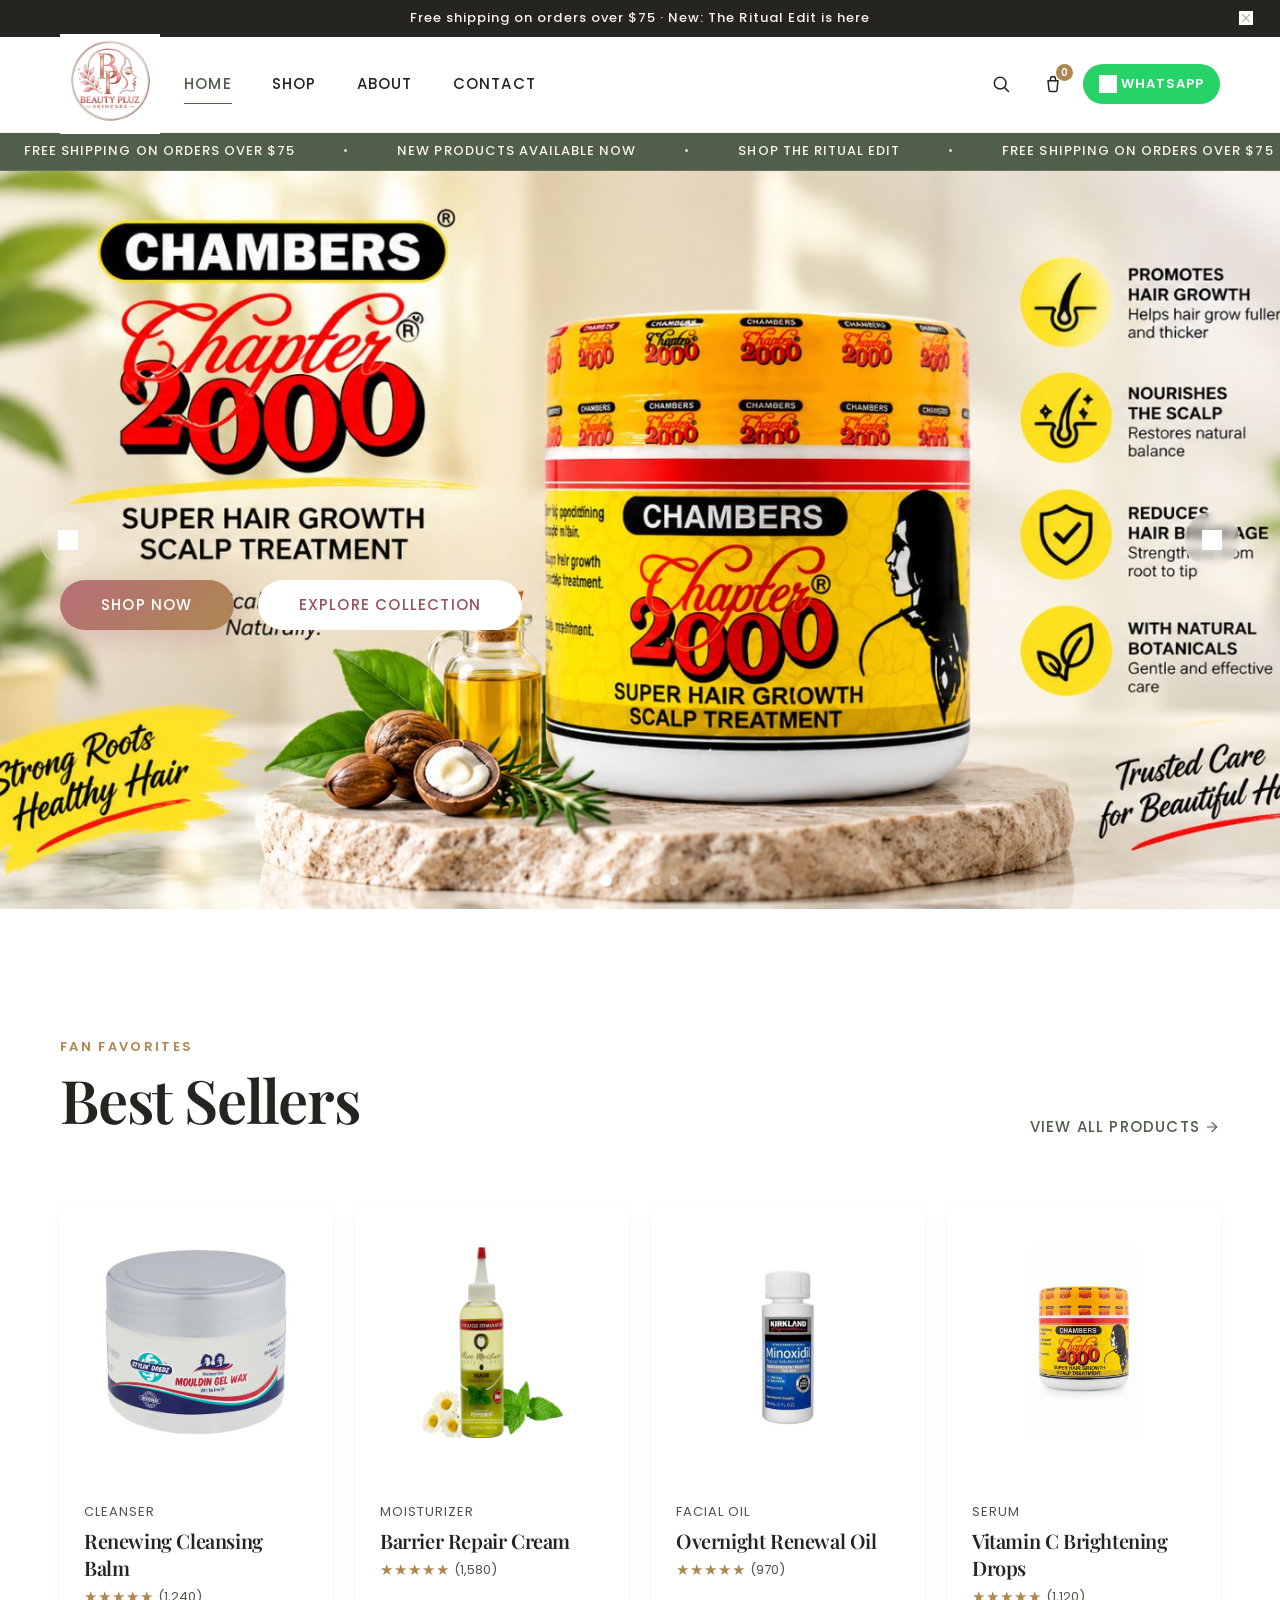
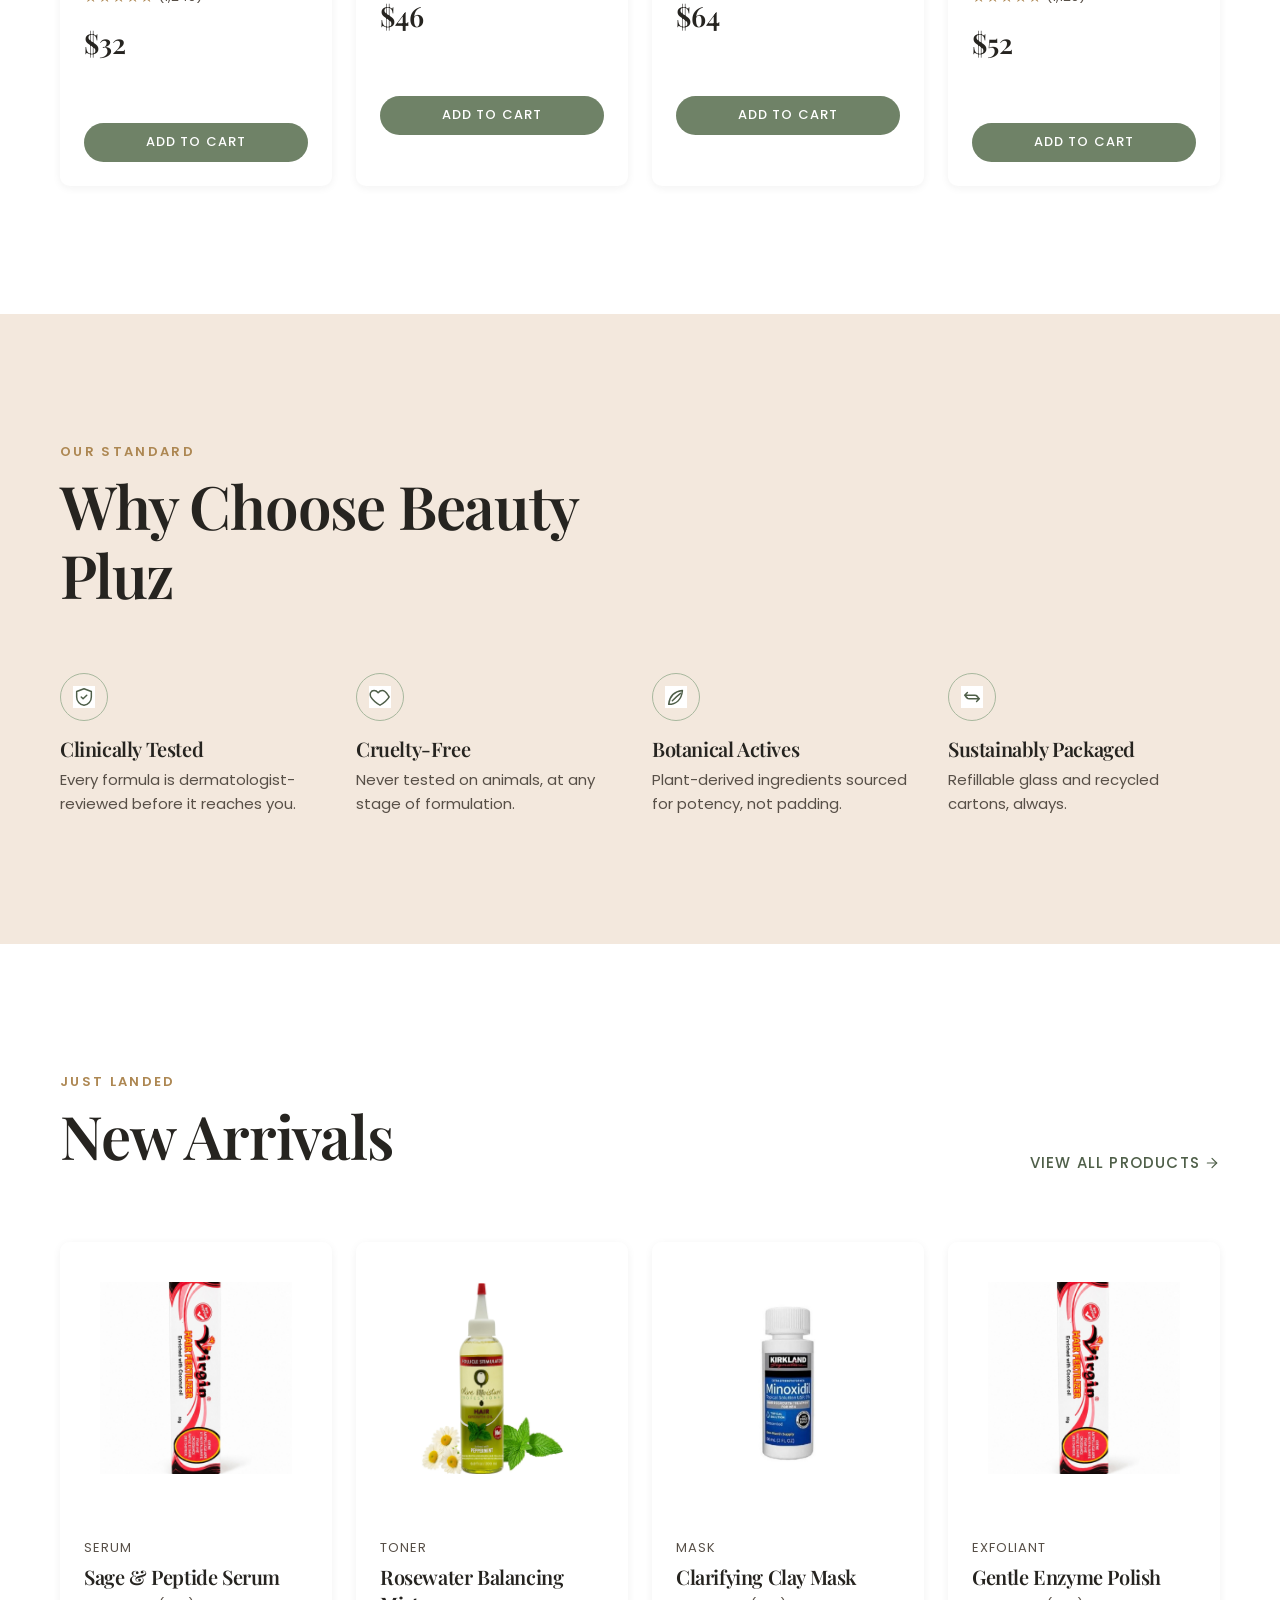
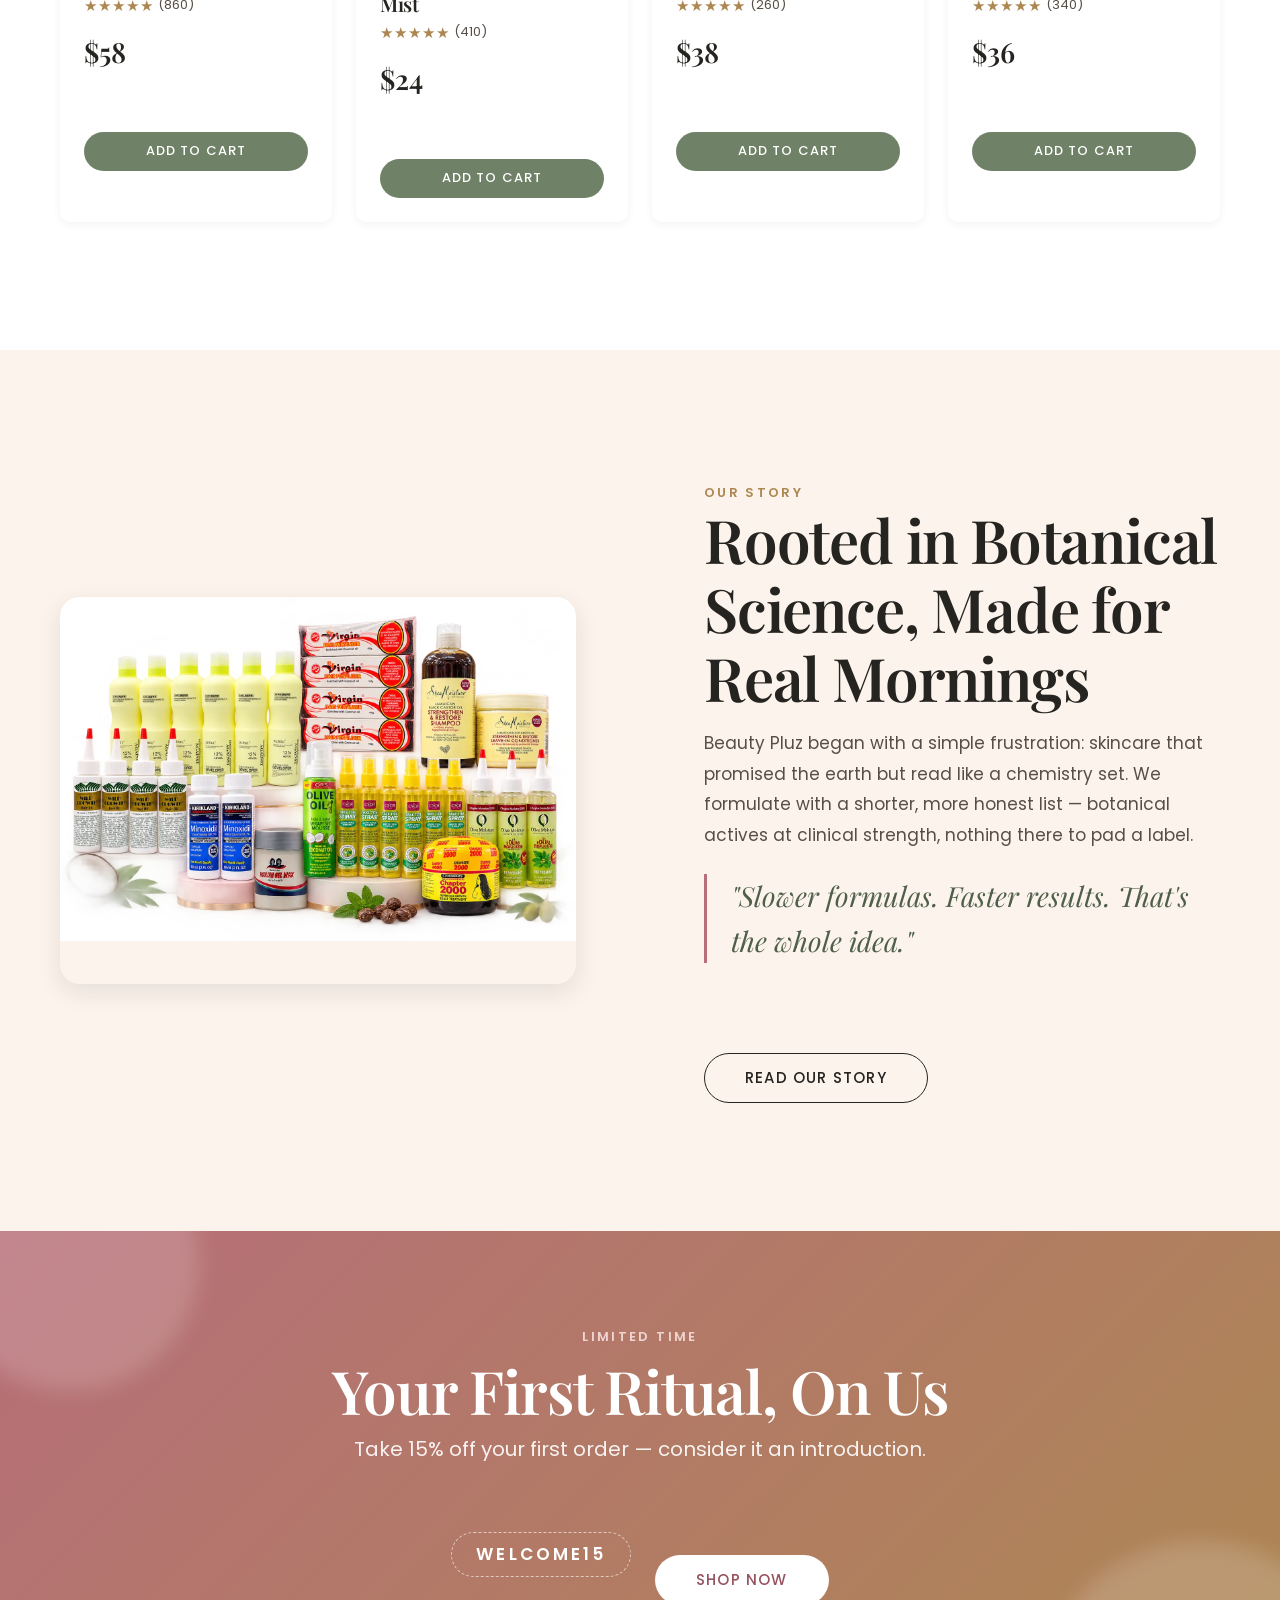
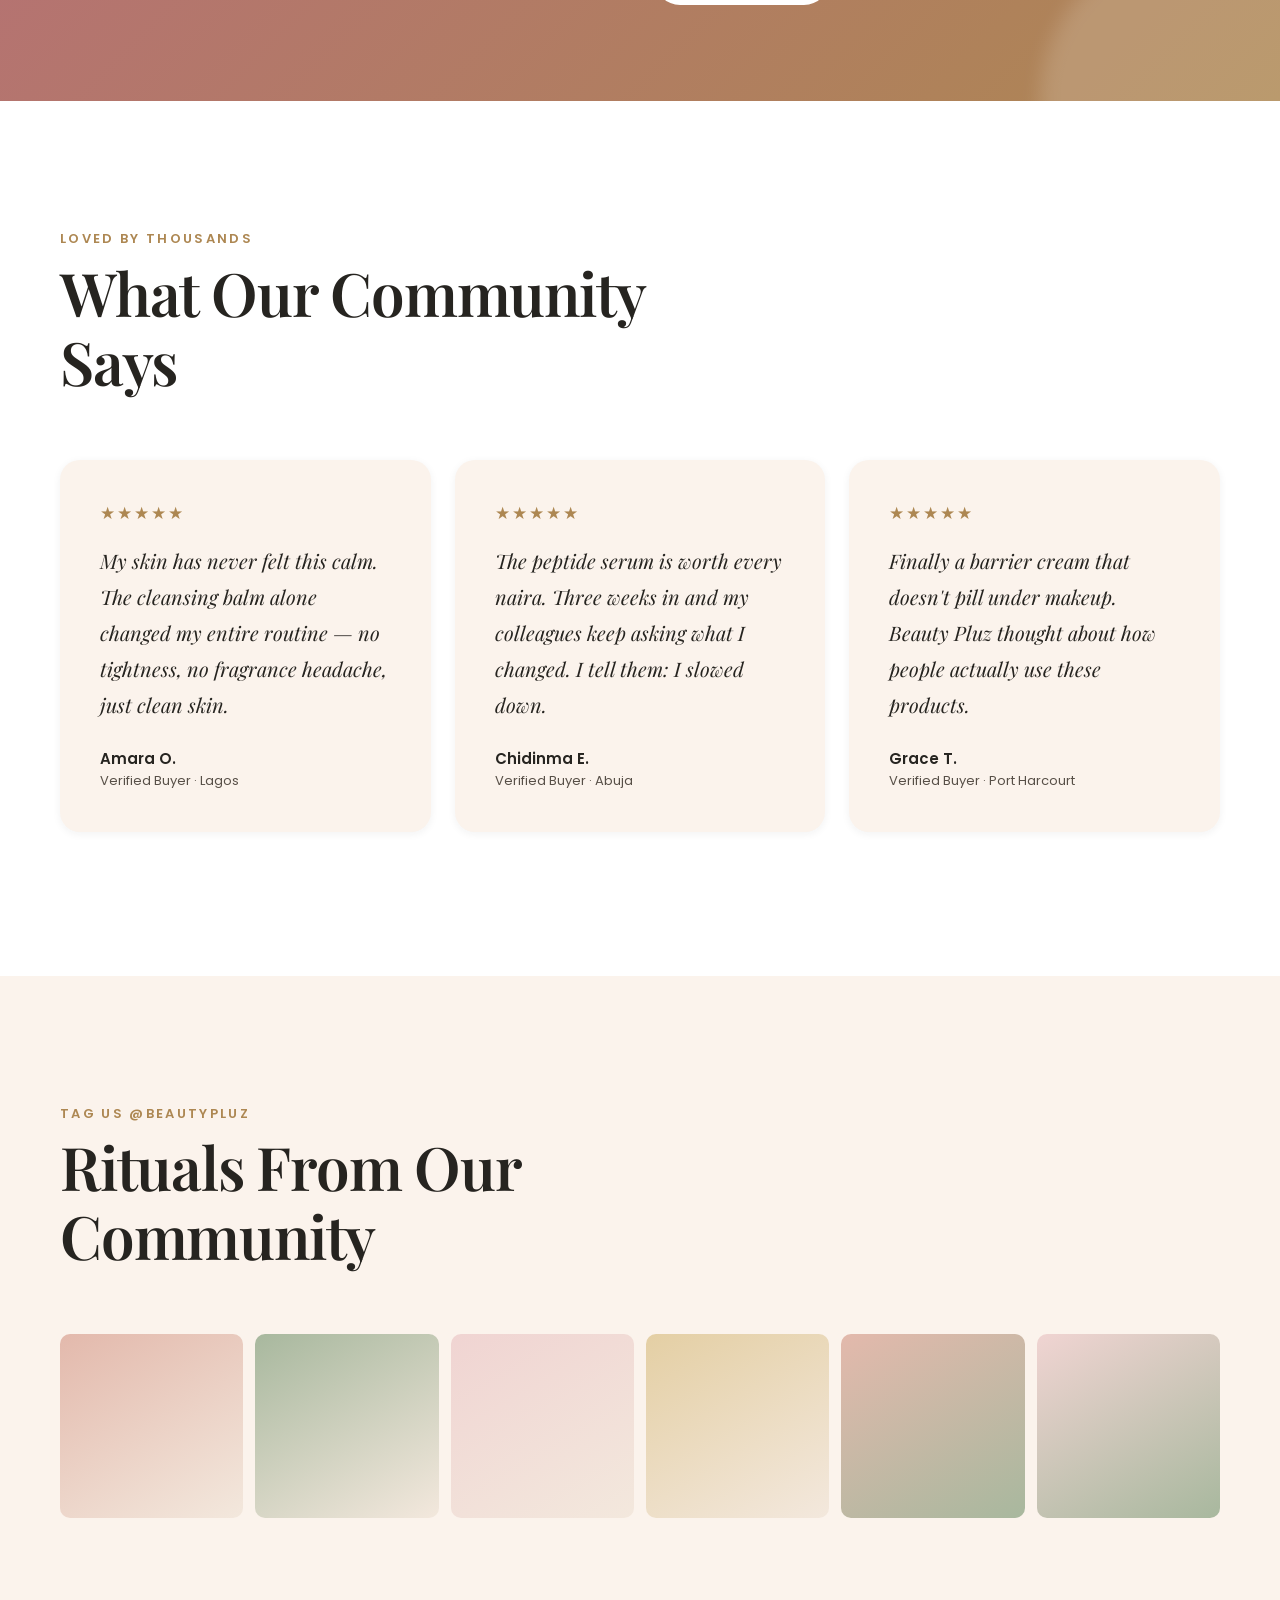
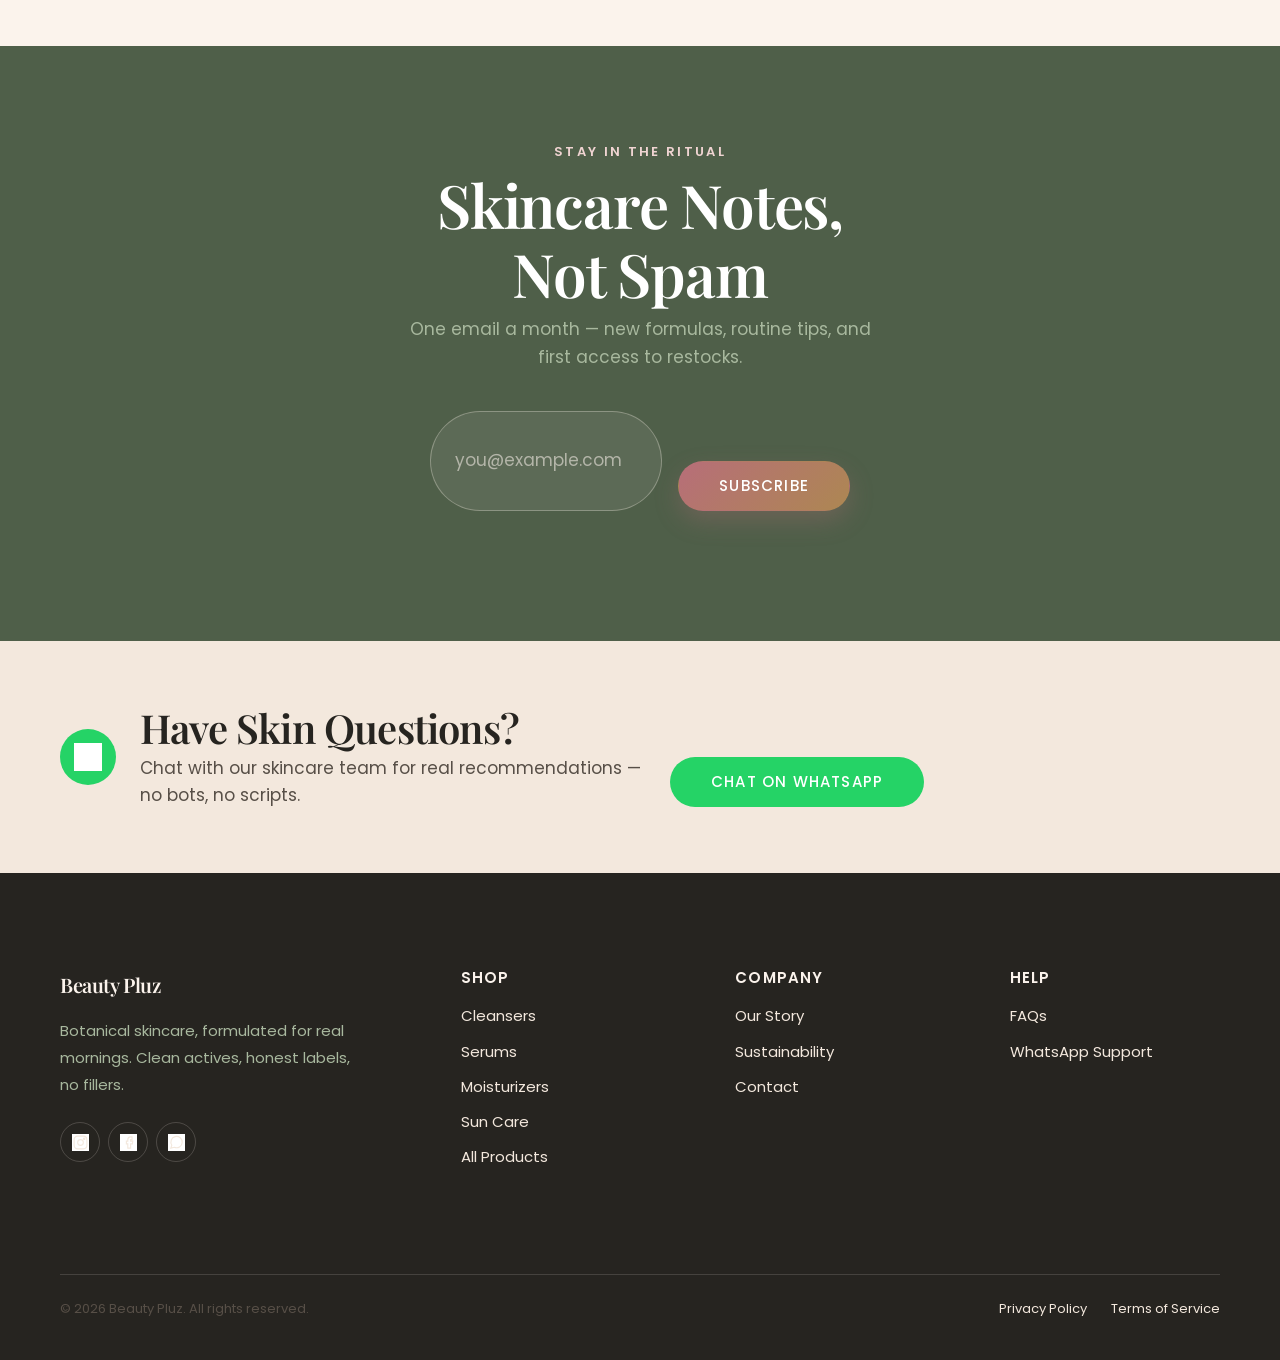
<file: index.html>
<!DOCTYPE html>
<html lang="en">
<head>
  <meta charset="UTF-8" />
  <meta name="viewport" content="width=device-width, initial-scale=1.0" />
  <title>Beauty Pluz — Premium Skincare</title>
  <meta name="description" content="Beauty Pluz is a premium skincare brand rooted in botanical science — considered formulas for visible results." />

  <!-- Google Fonts -->
  <link rel="preconnect" href="https://fonts.googleapis.com" />
  <link rel="preconnect" href="https://fonts.gstatic.com" crossorigin />
  <link href="https://fonts.googleapis.com/css2?family=Playfair+Display:wght@400;500;600;700&family=Poppins:wght@300;400;500;600;700&display=swap" rel="stylesheet" />

  <!-- Stylesheets -->
  <link rel="stylesheet" href="css/style.css?v=20260918" />
  <link rel="stylesheet" href="css/responsive.css?v=20260713" />
  <link rel="stylesheet" href="css/animations.css?v=20260713" />
</head>
<body>

  <a class="skip-link" href="#main-content">Skip to content</a>

  <div class="announcement-bar" id="announcement-bar">
    <div class="container announcement-bar__inner">
      <p class="announcement-bar__text">Free shipping on orders over $75 · New: The Ritual Edit is here</p>
      <button type="button" class="announcement-bar__close" aria-label="Dismiss announcement">
        <svg viewBox="0 0 24 24" fill="none" stroke="currentColor" stroke-width="2" stroke-linecap="round" stroke-linejoin="round" aria-hidden="true">
          <line x1="18" y1="6" x2="6" y2="18"></line>
          <line x1="6" y1="6" x2="18" y2="18"></line>
        </svg>
      </button>
    </div>
  </div>

  <header class="site-header">
    <div class="container">
      <img src="images/logo/logo.webp" alt="logo" width="100">

      <nav class="nav-primary" id="primary-nav" aria-label="Primary">
        <ul>
          <li><a href="index.html" aria-current="page">Home</a></li>
          <li><a href="shop.html">Shop</a></li>
          <li><a href="about.html">About</a></li>
          <li><a href="contact.html">Contact</a></li>
        </ul>
      </nav>

      <div class="nav-actions">
        <button class="icon-btn" type="button" id="search-toggle" aria-label="Open search" aria-expanded="false" aria-controls="search-panel">
          <svg viewBox="0 0 24 24" fill="none" stroke="currentColor" stroke-width="1.8" stroke-linecap="round" stroke-linejoin="round" aria-hidden="true">
            <circle cx="11" cy="11" r="7"></circle>
            <line x1="21" y1="21" x2="16.65" y2="16.65"></line>
          </svg>
        </button>

        <a href="cart.html" class="icon-btn cart-btn" aria-label="View cart">
          <svg viewBox="0 0 24 24" fill="none" stroke="currentColor" stroke-width="1.8" stroke-linecap="round" stroke-linejoin="round" aria-hidden="true">
            <path d="M6 8h12l-1.2 11.2a2 2 0 0 1-2 1.8H9.2a2 2 0 0 1-2-1.8L6 8Z"></path>
            <path d="M9 8V6a3 3 0 0 1 6 0v2"></path>
          </svg>
          <span class="cart-badge" data-cart-count hidden>0</span>
        </a>

        <a class="btn-whatsapp" href="https://wa.me/10000000000" target="_blank" rel="noopener noreferrer" aria-label="Chat with us on WhatsApp">
          <svg viewBox="0 0 24 24" fill="none" stroke="currentColor" stroke-width="1.8" stroke-linecap="round" stroke-linejoin="round" aria-hidden="true">
            <path d="M4 20l1.4-4.2A8 8 0 1 1 9 18.8L4 20Z"></path>
            <path d="M9 10.5c.4 1.6 2 3.2 3.6 3.6"></path>
          </svg>
          <span class="btn-whatsapp__label">WhatsApp</span>
        </a>

        <button class="nav-toggle" id="nav-toggle" type="button" aria-label="Open menu" aria-expanded="false" aria-controls="primary-nav">
          <span class="nav-toggle-bar"></span>
          <span class="nav-toggle-bar"></span>
          <span class="nav-toggle-bar"></span>
        </button>
      </div>

    </div>

    <div class="search-panel" id="search-panel">
      <form class="search-panel__form" action="shop.html" method="get" role="search">
        <label for="search-input" class="visually-hidden">Search products</label>
        <input type="search" id="search-input" name="q" placeholder="Search cleansers, serums, moisturizers…" autocomplete="off" />
        <button type="submit" class="icon-btn" aria-label="Submit search">
          <svg viewBox="0 0 24 24" fill="none" stroke="currentColor" stroke-width="1.8" stroke-linecap="round" stroke-linejoin="round" aria-hidden="true">
            <line x1="5" y1="12" x2="19" y2="12"></line>
            <polyline points="12 5 19 12 12 19"></polyline>
          </svg>
        </button>
      </form>
    </div>
  </header>

  <div class="nav-overlay"></div>

  <div class="promo-ticker" aria-label="Promotions">
    <div class="promo-ticker__track" data-ticker-track>
      <!-- Rendered by js/promo-ticker.js from the TICKER_ITEMS array,
           edited in that one file. -->
    </div>
  </div>

  <main id="main-content">

    <!-- ===================== HERO CAROUSEL ===================== -->
    <!-- Slide content lives in js/hero-carousel.js (see the SLIDES
         array there) — this markup is just the shell: an empty
         track, arrow buttons, and a dots container, all populated
         and wired up by that script. -->
    <section
      class="hero-carousel"
      id="hero-carousel"
      data-hero-carousel
      aria-roledescription="carousel"
      aria-label="Featured Beauty Pluz collections"
    >
      <div class="hero-carousel__track" data-carousel-track></div>

      <button
        type="button"
        class="hero-carousel__arrow hero-carousel__arrow--prev"
        data-carousel-prev
        aria-label="Previous slide"
      >
        <svg viewBox="0 0 24 24" fill="none" stroke="currentColor" stroke-width="2" stroke-linecap="round" stroke-linejoin="round" aria-hidden="true">
          <polyline points="15 18 9 12 15 6"></polyline>
        </svg>
      </button>

      <button
        type="button"
        class="hero-carousel__arrow hero-carousel__arrow--next"
        data-carousel-next
        aria-label="Next slide"
      >
        <svg viewBox="0 0 24 24" fill="none" stroke="currentColor" stroke-width="2" stroke-linecap="round" stroke-linejoin="round" aria-hidden="true">
          <polyline points="9 18 15 12 9 6"></polyline>
        </svg>
      </button>

      <div class="hero-carousel__dots" data-carousel-dots aria-label="Slide navigation"></div>
    </section>
    <!-- ================= /HERO CAROUSEL ================= -->

    <!-- ================ FEATURED CATEGORIES ================ -->
    <!-- <section class="section categories" aria-labelledby="categories-heading">
      <div class="container">
        <div class="section-head reveal">
          <span class="eyebrow">Shop by Concern</span>
          <h2 id="categories-heading">Find Your Ritual</h2>
          <p class="section-head__text">Four essentials, one considered routine — start wherever your skin needs you most.</p>
        </div>

        <div class="category-grid reveal-stagger">
          <a class="category-card" href="shop.html?category=cleanser">
            <span class="category-card__icon" aria-hidden="true">
              <svg viewBox="0 0 24 24" fill="none" stroke="currentColor" stroke-width="1.6" stroke-linecap="round" stroke-linejoin="round">
                <path d="M6 9h12v10a2 2 0 0 1-2 2H8a2 2 0 0 1-2-2V9Z"></path>
                <path d="M6 9V7a2 2 0 0 1 2-2h8a2 2 0 0 1 2 2v2"></path>
                <path d="M9 5V3h6v2"></path>
              </svg>
            </span>
            <h3>Cleansers</h3>
            <p>Gentle balm-to-milk formulas that respect your barrier.</p>
          </a>

          <a class="category-card" href="shop.html?category=serum">
            <span class="category-card__icon" aria-hidden="true">
              <svg viewBox="0 0 24 24" fill="none" stroke="currentColor" stroke-width="1.6" stroke-linecap="round" stroke-linejoin="round">
                <path d="M10 2h4v3.5l1.5 2V21a1 1 0 0 1-1 1h-5a1 1 0 0 1-1-1V7.5L10 5.5V2Z"></path>
                <path d="M9 12h6"></path>
              </svg>
            </span>
            <h3>Serums</h3>
            <p>Concentrated actives that target concerns with precision.</p>
          </a>

          <a class="category-card" href="shop.html?category=moisturizer">
            <span class="category-card__icon" aria-hidden="true">
              <svg viewBox="0 0 24 24" fill="none" stroke="currentColor" stroke-width="1.6" stroke-linecap="round" stroke-linejoin="round">
                <path d="M5 10a7 7 0 0 1 14 0v8a2 2 0 0 1-2 2H7a2 2 0 0 1-2-2v-8Z"></path>
                <path d="M5 10h14"></path>
              </svg>
            </span>
            <h3>Moisturizers</h3>
            <p>Barrier-first creams that lock in every step before them.</p>
          </a>

          <a class="category-card" href="shop.html?category=spf">
            <span class="category-card__icon" aria-hidden="true">
              <svg viewBox="0 0 24 24" fill="none" stroke="currentColor" stroke-width="1.6" stroke-linecap="round" stroke-linejoin="round">
                <circle cx="12" cy="12" r="4.5"></circle>
                <path d="M12 2.5v2M12 19.5v2M4.2 4.2l1.4 1.4M18.4 18.4l1.4 1.4M2.5 12h2M19.5 12h2M4.2 19.8l1.4-1.4M18.4 5.6l1.4-1.4"></path>
              </svg>
            </span>
            <h3>Sun Care</h3>
            <p>Weightless mineral protection for everyday wear.</p>
          </a>
        </div>
      </div>
    </section> -->

    <!-- ================ BEST SELLERS ================ -->
    <section class="section section--surface bestsellers" aria-labelledby="bestsellers-heading">
      <div class="container">
        <div class="section-head section-head--split reveal">
          <div>
            <span class="eyebrow">Fan Favorites</span>
            <h2 id="bestsellers-heading">Best Sellers</h2>
          </div>
          <a href="shop.html" class="link-arrow">View All Products
            <svg viewBox="0 0 24 24" fill="none" stroke="currentColor" stroke-width="1.8" stroke-linecap="round" stroke-linejoin="round" aria-hidden="true"><line x1="5" y1="12" x2="19" y2="12"></line><polyline points="12 5 19 12 12 19"></polyline></svg>
          </a>
        </div>

        <div class="product-grid reveal-stagger">

          <article class="product-card card" data-product-id="sp-001">
            <div class="product-card__media product-card__media--balm">
              <span class="product-card__badge product-card__badge--bestseller">Bestseller</span>
              <!-- <span class="product-card__icon" aria-hidden="true">
                <svg viewBox="0 0 24 24" fill="none" stroke="currentColor" stroke-width="1.4" stroke-linecap="round" stroke-linejoin="round">
                  <path d="M6 9h12v10a2 2 0 0 1-2 2H8a2 2 0 0 1-2-2V9Z"></path>
                  <path d="M6 9V7a2 2 0 0 1 2-2h8a2 2 0 0 1 2 2v2"></path>
                  <path d="M9 5V3h6v2"></path>
                </svg>
              </span> -->
              <img src="images/products/skincare-product-9.jpeg" alt="">
            </div>
            <div class="product-card__body">
              <p class="product-card__category">Cleanser</p>
              <h3 class="product-card__name">Renewing Cleansing Balm</h3>
              <div class="product-card__rating" aria-label="Rated 4.8 out of 5 from 1,240 reviews">
                <span aria-hidden="true">★★★★★</span>
                <span class="product-card__reviews">(1,240)</span>
              </div>
              <div class="product-card__footer">
                <span class="product-card__price">$32</span>
                <button type="button" class="btn btn--primary btn--sm" data-add-to-cart>Add to Cart</button>
              </div>
            </div>
          </article>

          <article class="product-card card" data-product-id="sp-003">
            <div class="product-card__media product-card__media--cream">
              <span class="product-card__badge product-card__badge--bestseller">Bestseller</span>
              <!-- <span class="product-card__icon" aria-hidden="true">
                <svg viewBox="0 0 24 24" fill="none" stroke="currentColor" stroke-width="1.4" stroke-linecap="round" stroke-linejoin="round">
                  <path d="M5 10a7 7 0 0 1 14 0v8a2 2 0 0 1-2 2H7a2 2 0 0 1-2-2v-8Z"></path>
                  <path d="M5 10h14"></path>
                </svg>
              </span> -->
              <img src="images/products/skincare-product-6.webp" alt="">
            </div>
            <div class="product-card__body">
              <p class="product-card__category">Moisturizer</p>
              <h3 class="product-card__name">Barrier Repair Cream</h3>
              <div class="product-card__rating" aria-label="Rated 4.7 out of 5 from 1,580 reviews">
                <span aria-hidden="true">★★★★★</span>
                <span class="product-card__reviews">(1,580)</span>
              </div>
              <div class="product-card__footer">
                <span class="product-card__price">$46</span>
                <button type="button" class="btn btn--primary btn--sm" data-add-to-cart>Add to Cart</button>
              </div>
            </div>
          </article>

          <article class="product-card card" data-product-id="sp-005">
            <div class="product-card__media product-card__media--oil">
              <span class="product-card__badge product-card__badge--bestseller">Bestseller</span>
              <!-- <span class="product-card__icon" aria-hidden="true">
                <svg viewBox="0 0 24 24" fill="none" stroke="currentColor" stroke-width="1.4" stroke-linecap="round" stroke-linejoin="round">
                  <path d="M12 3s6 7.5 6 12a6 6 0 0 1-12 0c0-4.5 6-12 6-12Z"></path>
                </svg>
              </span> -->
              <img src="images/products/skincare-product-7.webp" alt="">
            </div>
            <div class="product-card__body">
              <p class="product-card__category">Facial Oil</p>
              <h3 class="product-card__name">Overnight Renewal Oil</h3>
              <div class="product-card__rating" aria-label="Rated 4.9 out of 5 from 970 reviews">
                <span aria-hidden="true">★★★★★</span>
                <span class="product-card__reviews">(970)</span>
              </div>
              <div class="product-card__footer">
                <span class="product-card__price">$64</span>
                <button type="button" class="btn btn--primary btn--sm" data-add-to-cart>Add to Cart</button>
              </div>
            </div>
          </article>

          <article class="product-card card" data-product-id="sp-007">
            <div class="product-card__media product-card__media--serum">
              <span class="product-card__badge product-card__badge--bestseller">Bestseller</span>
              <!-- <span class="product-card__icon" aria-hidden="true">
                <svg viewBox="0 0 24 24" fill="none" stroke="currentColor" stroke-width="1.4" stroke-linecap="round" stroke-linejoin="round">
                  <path d="M10 2h4v3.5l1.5 2V21a1 1 0 0 1-1 1h-5a1 1 0 0 1-1-1V7.5L10 5.5V2Z"></path>
                  <path d="M9 12h6"></path>
                </svg>
              </span> -->
              <img src="images/products/skincare-product-8.webp" alt="">
            </div>
            <div class="product-card__body">
              <p class="product-card__category">Serum</p>
              <h3 class="product-card__name">Vitamin C Brightening Drops</h3>
              <div class="product-card__rating" aria-label="Rated 4.8 out of 5 from 1,120 reviews">
                <span aria-hidden="true">★★★★★</span>
                <span class="product-card__reviews">(1,120)</span>
              </div>
              <div class="product-card__footer">
                <span class="product-card__price">$52</span>
                <button type="button" class="btn btn--primary btn--sm" data-add-to-cart>Add to Cart</button>
              </div>
            </div>
          </article>

        </div>
      </div>
    </section>

    <!-- ================ WHY CHOOSE BEAUTY PLUZ ================ -->
    <section class="section section--band why-choose" aria-labelledby="why-choose-heading">
      <div class="container">
        <div class="section-head reveal">
          <span class="eyebrow">Our Standard</span>
          <h2 id="why-choose-heading">Why Choose Beauty Pluz</h2>
        </div>

        <div class="why-choose__grid reveal-stagger">
          <div class="why-choose__item">
            <span class="why-choose__icon" aria-hidden="true">
              <svg viewBox="0 0 24 24" fill="none" stroke="currentColor" stroke-width="1.6" stroke-linecap="round" stroke-linejoin="round">
                <path d="M12 3 4 6v6c0 4.6 3.2 8.4 8 9 4.8-.6 8-4.4 8-9V6l-8-3Z"></path>
                <path d="m9 12 2 2 4-4"></path>
              </svg>
            </span>
            <h3>Clinically Tested</h3>
            <p>Every formula is dermatologist-reviewed before it reaches you.</p>
          </div>

          <div class="why-choose__item">
            <span class="why-choose__icon" aria-hidden="true">
              <svg viewBox="0 0 24 24" fill="none" stroke="currentColor" stroke-width="1.6" stroke-linecap="round" stroke-linejoin="round">
                <path d="M12 21s-7.5-4.7-10-9.2C.4 8.4 2 5 5.5 5c2 0 3.4 1 4.5 2.4C11.1 6 12.5 5 14.5 5 18 5 19.6 8.4 22 11.8 19.5 16.3 12 21 12 21Z"></path>
              </svg>
            </span>
            <h3>Cruelty-Free</h3>
            <p>Never tested on animals, at any stage of formulation.</p>
          </div>

          <div class="why-choose__item">
            <span class="why-choose__icon" aria-hidden="true">
              <svg viewBox="0 0 24 24" fill="none" stroke="currentColor" stroke-width="1.6" stroke-linecap="round" stroke-linejoin="round">
                <path d="M4 20c8 0 14-5 15-15C10 6 5 11 4 20Z"></path>
                <path d="M8 16c2.5-2.5 5-5 9-8"></path>
              </svg>
            </span>
            <h3>Botanical Actives</h3>
            <p>Plant-derived ingredients sourced for potency, not padding.</p>
          </div>

          <div class="why-choose__item">
            <span class="why-choose__icon" aria-hidden="true">
              <svg viewBox="0 0 24 24" fill="none" stroke="currentColor" stroke-width="1.6" stroke-linecap="round" stroke-linejoin="round">
                <path d="M7 7 4 10l3 3M17 17l3-3-3-3M4 10h11a4 4 0 0 1 4 4v1M20 14H9a4 4 0 0 1-4-4v-1"></path>
              </svg>
            </span>
            <h3>Sustainably Packaged</h3>
            <p>Refillable glass and recycled cartons, always.</p>
          </div>
        </div>
      </div>
    </section>

    <!-- ================ NEW ARRIVALS ================ -->
    <section class="section section--surface new-arrivals" aria-labelledby="new-arrivals-heading">
      <div class="container">
        <div class="section-head section-head--split reveal">
          <div>
            <span class="eyebrow">Just Landed</span>
            <h2 id="new-arrivals-heading">New Arrivals</h2>
          </div>
          <a href="shop.html" class="link-arrow">View All Products
            <svg viewBox="0 0 24 24" fill="none" stroke="currentColor" stroke-width="1.8" stroke-linecap="round" stroke-linejoin="round" aria-hidden="true"><line x1="5" y1="12" x2="19" y2="12"></line><polyline points="12 5 19 12 12 19"></polyline></svg>
          </a>
        </div>

        <div class="product-grid reveal-stagger">

          <article class="product-card card" data-product-id="sp-002">
            <div class="product-card__media product-card__media--serum">
              <span class="product-card__badge product-card__badge--new">New</span>
              <!-- <span class="product-card__icon" aria-hidden="true">
                <svg viewBox="0 0 24 24" fill="none" stroke="currentColor" stroke-width="1.4" stroke-linecap="round" stroke-linejoin="round">
                  <path d="M10 2h4v3.5l1.5 2V21a1 1 0 0 1-1 1h-5a1 1 0 0 1-1-1V7.5L10 5.5V2Z"></path>
                  <path d="M9 12h6"></path>
                </svg>
              </span> -->
              <img src="images/products/skincare-product-1.webp" alt="">
            </div>
            <div class="product-card__body">
              <p class="product-card__category">Serum</p>
              <h3 class="product-card__name">Sage &amp; Peptide Serum</h3>
              <div class="product-card__rating" aria-label="Rated 4.9 out of 5 from 860 reviews">
                <span aria-hidden="true">★★★★★</span>
                <span class="product-card__reviews">(860)</span>
              </div>
              <div class="product-card__footer">
                <span class="product-card__price">$58</span>
                <button type="button" class="btn btn--primary btn--sm" data-add-to-cart>Add to Cart</button>
              </div>
            </div>
          </article>

          <article class="product-card card" data-product-id="sp-004">
            <div class="product-card__media product-card__media--mist">
              <span class="product-card__badge product-card__badge--new">New</span>
              <!-- <span class="product-card__icon" aria-hidden="true">
                <svg viewBox="0 0 24 24" fill="none" stroke="currentColor" stroke-width="1.4" stroke-linecap="round" stroke-linejoin="round">
                  <path d="M9 3h4v3h1a2 2 0 0 1 2 2v11a2 2 0 0 1-2 2H8a2 2 0 0 1-2-2V8a2 2 0 0 1 2-2h1V3Z"></path>
                  <path d="M16 7l3-1M17 9h3M16 11l3 1"></path>
                </svg>
              </span> -->
              <img src="images/products/skincare-product-2.webp" alt="">
            </div>
            <div class="product-card__body">
              <p class="product-card__category">Toner</p>
              <h3 class="product-card__name">Rosewater Balancing Mist</h3>
              <div class="product-card__rating" aria-label="Rated 4.6 out of 5 from 410 reviews">
                <span aria-hidden="true">★★★★★</span>
                <span class="product-card__reviews">(410)</span>
              </div>
              <div class="product-card__footer">
                <span class="product-card__price">$24</span>
                <button type="button" class="btn btn--primary btn--sm" data-add-to-cart>Add to Cart</button>
              </div>
            </div>
          </article>

          <article class="product-card card" data-product-id="sp-006">
            <div class="product-card__media product-card__media--mask">
              <span class="product-card__badge product-card__badge--new">New</span>
              <!-- <span class="product-card__icon" aria-hidden="true">
                <svg viewBox="0 0 24 24" fill="none" stroke="currentColor" stroke-width="1.4" stroke-linecap="round" stroke-linejoin="round">
                  <path d="M4 11a8 8 0 0 1 16 0c0 4-3 9-8 9s-8-5-8-9Z"></path>
                  <path d="M8 11h8"></path>
                </svg>
              </span> -->
              <img src="images/products/skincare-product-4.webp" alt="">
            </div>
            <div class="product-card__body">
              <p class="product-card__category">Mask</p>
              <h3 class="product-card__name">Clarifying Clay Mask</h3>
              <div class="product-card__rating" aria-label="Rated 4.5 out of 5 from 260 reviews">
                <span aria-hidden="true">★★★★★</span>
                <span class="product-card__reviews">(260)</span>
              </div>
              <div class="product-card__footer">
                <span class="product-card__price">$38</span>
                <button type="button" class="btn btn--primary btn--sm" data-add-to-cart>Add to Cart</button>
              </div>
            </div>
          </article>

          <article class="product-card card" data-product-id="sp-008">
            <div class="product-card__media product-card__media--balm">
              <span class="product-card__badge product-card__badge--new">New</span>
              <!-- <span class="product-card__icon" aria-hidden="true">
                <svg viewBox="0 0 24 24" fill="none" stroke="currentColor" stroke-width="1.4" stroke-linecap="round" stroke-linejoin="round">
                  <path d="M6 9h12v10a2 2 0 0 1-2 2H8a2 2 0 0 1-2-2V9Z"></path>
                  <path d="M6 9V7a2 2 0 0 1 2-2h8a2 2 0 0 1 2 2v2"></path>
                  <path d="M9 5V3h6v2"></path>
                </svg>
              </span> -->
              <img src="images/products/skincare-product-3.webp" alt="">
            </div>
            <div class="product-card__body">
              <p class="product-card__category">Exfoliant</p>
              <h3 class="product-card__name">Gentle Enzyme Polish</h3>
              <div class="product-card__rating" aria-label="Rated 4.7 out of 5 from 340 reviews">
                <span aria-hidden="true">★★★★★</span>
                <span class="product-card__reviews">(340)</span>
              </div>
              <div class="product-card__footer">
                <span class="product-card__price">$36</span>
                <button type="button" class="btn btn--primary btn--sm" data-add-to-cart>Add to Cart</button>
              </div>
            </div>
          </article>

        </div>
      </div>
    </section>

    <!-- ================ ABOUT PREVIEW ================ -->
    <section class="section about-preview" aria-labelledby="about-preview-heading">
      <div class="container about-preview__inner">
        <div class="about-preview__media reveal">
          <div class="about-preview__image" role="img" aria-label="Founder hand-blending a Beauty Pluz botanical formula">
            <!-- <div class="zoom-layer" aria-hidden="true"></div> -->
             <img src="images/products/skincare-products.webp" alt="">
          </div>
        </div>
        <div class="about-preview__content reveal">
          <span class="eyebrow">Our Story</span>
          <h2 id="about-preview-heading">Rooted in Botanical Science, Made for Real Mornings</h2>
          <p>
            Beauty Pluz began with a simple frustration: skincare that promised the earth
            but read like a chemistry set. We formulate with a shorter, more honest list —
            botanical actives at clinical strength, nothing there to pad a label.
          </p>
          <blockquote class="about-preview__quote">"Slower formulas. Faster results. That's the whole idea."</blockquote>
          <a href="about.html" class="btn btn--secondary">Read Our Story</a>
        </div>
      </div>
    </section>

    <!-- ================ PROMOTIONAL BANNER ================ -->
    <section class="promo-banner" aria-labelledby="promo-banner-heading">
      <div class="promo-banner__shape promo-banner__shape--one" aria-hidden="true"></div>
      <div class="promo-banner__shape promo-banner__shape--two" aria-hidden="true"></div>
      <div class="container promo-banner__inner reveal">
        <span class="eyebrow eyebrow--on-dark">Limited Time</span>
        <h2 id="promo-banner-heading">Your First Ritual, On Us</h2>
        <p>Take 15% off your first order — consider it an introduction.</p>
        <div class="promo-banner__actions">
          <code class="promo-banner__code">WELCOME15</code>
          <a href="shop.html" class="btn btn--light">Shop Now</a>
        </div>
      </div>
    </section>

    <!-- ================ TESTIMONIALS ================ -->
    <section class="section section--surface testimonials" aria-labelledby="testimonials-heading">
      <div class="container">
        <div class="section-head reveal">
          <span class="eyebrow">Loved By Thousands</span>
          <h2 id="testimonials-heading">What Our Community Says</h2>
        </div>

        <div class="testimonial-track reveal-stagger">
          <figure class="testimonial-card">
            <div class="testimonial-card__rating" aria-hidden="true">★★★★★</div>
            <blockquote>My skin has never felt this calm. The cleansing balm alone changed my entire routine — no tightness, no fragrance headache, just clean skin.</blockquote>
            <figcaption>
              <span class="testimonial-card__name">Amara O.</span>
              <span class="testimonial-card__meta">Verified Buyer · Lagos</span>
            </figcaption>
          </figure>

          <figure class="testimonial-card">
            <div class="testimonial-card__rating" aria-hidden="true">★★★★★</div>
            <blockquote>The peptide serum is worth every naira. Three weeks in and my colleagues keep asking what I changed. I tell them: I slowed down.</blockquote>
            <figcaption>
              <span class="testimonial-card__name">Chidinma E.</span>
              <span class="testimonial-card__meta">Verified Buyer · Abuja</span>
            </figcaption>
          </figure>

          <figure class="testimonial-card">
            <div class="testimonial-card__rating" aria-hidden="true">★★★★★</div>
            <blockquote>Finally a barrier cream that doesn't pill under makeup. Beauty Pluz thought about how people actually use these products.</blockquote>
            <figcaption>
              <span class="testimonial-card__name">Grace T.</span>
              <span class="testimonial-card__meta">Verified Buyer · Port Harcourt</span>
            </figcaption>
          </figure>
        </div>
      </div>
    </section>

    <!-- ================ INSTAGRAM GALLERY ================ -->
    <section class="section instagram-gallery" aria-labelledby="instagram-heading">
      <div class="container">
        <div class="section-head reveal">
          <span class="eyebrow">Tag Us @beautypluz</span>
          <h2 id="instagram-heading">Rituals From Our Community</h2>
        </div>

        <div class="instagram-grid reveal-stagger">
          <a class="instagram-tile" href="https://instagram.com/beautypluz" target="_blank" rel="noopener noreferrer">
            <span class="instagram-tile__media zoom-layer" style="--tile-bg: linear-gradient(150deg, var(--clr-blush) 0%, var(--clr-ivory-deep) 100%);" aria-hidden="true"></span>
            <span class="instagram-tile__icon" aria-hidden="true"><svg viewBox="0 0 24 24" fill="none" stroke="currentColor" stroke-width="1.6"><rect x="3" y="3" width="18" height="18" rx="5"></rect><circle cx="12" cy="12" r="4"></circle><circle cx="17.2" cy="6.8" r="1"></circle></svg></span>
          </a>
          <a class="instagram-tile" href="https://instagram.com/beautypluz" target="_blank" rel="noopener noreferrer">
            <span class="instagram-tile__media zoom-layer" style="--tile-bg: linear-gradient(150deg, var(--clr-sage-light) 0%, var(--clr-ivory-deep) 100%);" aria-hidden="true"></span>
            <span class="instagram-tile__icon" aria-hidden="true"><svg viewBox="0 0 24 24" fill="none" stroke="currentColor" stroke-width="1.6"><rect x="3" y="3" width="18" height="18" rx="5"></rect><circle cx="12" cy="12" r="4"></circle><circle cx="17.2" cy="6.8" r="1"></circle></svg></span>
          </a>
          <a class="instagram-tile" href="https://instagram.com/beautypluz" target="_blank" rel="noopener noreferrer">
            <span class="instagram-tile__media zoom-layer" style="--tile-bg: linear-gradient(150deg, var(--clr-rose-gold-light) 0%, var(--clr-ivory-deep) 100%);" aria-hidden="true"></span>
            <span class="instagram-tile__icon" aria-hidden="true"><svg viewBox="0 0 24 24" fill="none" stroke="currentColor" stroke-width="1.6"><rect x="3" y="3" width="18" height="18" rx="5"></rect><circle cx="12" cy="12" r="4"></circle><circle cx="17.2" cy="6.8" r="1"></circle></svg></span>
          </a>
          <a class="instagram-tile" href="https://instagram.com/beautypluz" target="_blank" rel="noopener noreferrer">
            <span class="instagram-tile__media zoom-layer" style="--tile-bg: linear-gradient(150deg, var(--clr-gold-light) 0%, var(--clr-ivory-deep) 100%);" aria-hidden="true"></span>
            <span class="instagram-tile__icon" aria-hidden="true"><svg viewBox="0 0 24 24" fill="none" stroke="currentColor" stroke-width="1.6"><rect x="3" y="3" width="18" height="18" rx="5"></rect><circle cx="12" cy="12" r="4"></circle><circle cx="17.2" cy="6.8" r="1"></circle></svg></span>
          </a>
          <a class="instagram-tile" href="https://instagram.com/beautypluz" target="_blank" rel="noopener noreferrer">
            <span class="instagram-tile__media zoom-layer" style="--tile-bg: linear-gradient(150deg, var(--clr-blush) 0%, var(--clr-sage-light) 100%);" aria-hidden="true"></span>
            <span class="instagram-tile__icon" aria-hidden="true"><svg viewBox="0 0 24 24" fill="none" stroke="currentColor" stroke-width="1.6"><rect x="3" y="3" width="18" height="18" rx="5"></rect><circle cx="12" cy="12" r="4"></circle><circle cx="17.2" cy="6.8" r="1"></circle></svg></span>
          </a>
          <a class="instagram-tile" href="https://instagram.com/beautypluz" target="_blank" rel="noopener noreferrer">
            <span class="instagram-tile__media zoom-layer" style="--tile-bg: linear-gradient(150deg, var(--clr-rose-gold-light) 0%, var(--clr-sage-light) 100%);" aria-hidden="true"></span>
            <span class="instagram-tile__icon" aria-hidden="true"><svg viewBox="0 0 24 24" fill="none" stroke="currentColor" stroke-width="1.6"><rect x="3" y="3" width="18" height="18" rx="5"></rect><circle cx="12" cy="12" r="4"></circle><circle cx="17.2" cy="6.8" r="1"></circle></svg></span>
          </a>
        </div>
      </div>
    </section>

    <!-- ================ NEWSLETTER ================ -->
    <section class="newsletter" aria-labelledby="newsletter-heading">
      <div class="container newsletter__inner reveal">
        <span class="eyebrow eyebrow--on-dark">Stay In The Ritual</span>
        <h2 id="newsletter-heading">Skincare Notes, Not Spam</h2>
        <p>One email a month — new formulas, routine tips, and first access to restocks.</p>

        <form class="newsletter__form" id="newsletter-form" novalidate>
          <label for="newsletter-email" class="visually-hidden">Email address</label>
          <input type="email" id="newsletter-email" name="email" placeholder="you@example.com" required autocomplete="email" />
          <button type="submit" class="btn btn--rose">Subscribe</button>
        </form>
        <p class="newsletter__status" id="newsletter-status" role="status" aria-live="polite"></p>
      </div>
    </section>

    <!-- ================ WHATSAPP CTA ================ -->
    <section class="whatsapp-cta" aria-labelledby="whatsapp-cta-heading">
      <div class="container whatsapp-cta__inner reveal">
        <div class="whatsapp-cta__icon" aria-hidden="true">
          <svg viewBox="0 0 24 24" fill="none" stroke="currentColor" stroke-width="1.6" stroke-linecap="round" stroke-linejoin="round">
            <path d="M4 20l1.4-4.2A8 8 0 1 1 9 18.8L4 20Z"></path>
            <path d="M9 10.5c.4 1.6 2 3.2 3.6 3.6"></path>
          </svg>
        </div>
        <div class="whatsapp-cta__text">
          <h2 id="whatsapp-cta-heading">Have Skin Questions?</h2>
          <p>Chat with our skincare team for real recommendations — no bots, no scripts.</p>
        </div>
        <a class="btn btn--whatsapp-solid" href="https://wa.me/10000000000" target="_blank" rel="noopener noreferrer">Chat on WhatsApp</a>
      </div>
    </section>

  </main>

<footer class="site-footer">
  <div class="container footer-grid reveal">

    <div class="footer-brand">
      <p class="logo footer-brand__logo">Beauty Pluz</p>
      <p class="footer-brand__text">Botanical skincare, formulated for real mornings. Clean actives, honest labels, no
        fillers.</p>
      <div class="footer-social">
        <a href="https://instagram.com/beautypluz" target="_blank" rel="noopener noreferrer"
          aria-label="Beauty Pluz on Instagram" class="footer-social__link">
          <svg viewBox="0 0 24 24" fill="none" stroke="currentColor" stroke-width="1.6">
            <rect x="3" y="3" width="18" height="18" rx="5"></rect>
            <circle cx="12" cy="12" r="4"></circle>
            <circle cx="17.2" cy="6.8" r="1"></circle>
          </svg>
        </a>
        <a href="https://facebook.com/beautypluz" target="_blank" rel="noopener noreferrer"
          aria-label="Beauty Pluz on Facebook" class="footer-social__link">
          <svg viewBox="0 0 24 24" fill="none" stroke="currentColor" stroke-width="1.6">
            <path d="M15 8h2V4h-2a4 4 0 0 0-4 4v2H9v4h2v6h4v-6h2.5l.5-4H15V8Z"></path>
          </svg>
        </a>
        <a href="https://wa.me/10000000000" target="_blank" rel="noopener noreferrer"
          aria-label="Beauty Pluz on WhatsApp" class="footer-social__link">
          <svg viewBox="0 0 24 24" fill="none" stroke="currentColor" stroke-width="1.6">
            <path d="M4 20l1.4-4.2A8 8 0 1 1 9 18.8L4 20Z"></path>
          </svg>
        </a>
      </div>
    </div>

    <nav class="footer-links" aria-label="Shop">
      <h3>Shop</h3>
      <ul>
        <li><a href="shop.html?category=cleanser">Cleansers</a></li>
        <li><a href="shop.html?category=serum">Serums</a></li>
        <li><a href="shop.html?category=moisturizer">Moisturizers</a></li>
        <li><a href="shop.html?category=spf">Sun Care</a></li>
        <li><a href="shop.html">All Products</a></li>
      </ul>
    </nav>

    <nav class="footer-links" aria-label="Company">
      <h3>Company</h3>
      <ul>
        <li><a href="about.html">Our Story</a></li>
        <!-- <li><a href="about.html#ingredients">Ingredients</a></li> -->
        <li><a href="about.html#sustainability">Sustainability</a></li>
        <li><a href="contact.html">Contact</a></li>
      </ul>
    </nav>

    <nav class="footer-links" aria-label="Help">
      <h3>Help</h3>
      <ul>
        <li><a href="contact.html">FAQs</a></li>
        <!-- <li><a href="contact.html">Shipping &amp; Returns</a></li>
          <li><a href="cart.html">Track Order</a></li> -->
        <li><a href="https://wa.me/10000000000" target="_blank" rel="noopener noreferrer">WhatsApp Support</a></li>
      </ul>
    </nav>

    <div class="footer-bottom">
      <p>&copy; <span data-current-year></span> Beauty Pluz. All rights reserved.</p>
      <ul class="footer-legal">
        <li><a href="#">Privacy Policy</a></li>
        <li><a href="#">Terms of Service</a></li>
      </ul>
    </div>
  </div>
</footer>

  <button type="button" id="back-to-top" class="back-to-top" aria-label="Back to top">
    <svg viewBox="0 0 24 24" fill="none" stroke="currentColor" stroke-width="2" stroke-linecap="round" stroke-linejoin="round" aria-hidden="true">
      <line x1="12" y1="19" x2="12" y2="5"></line>
      <polyline points="5 12 12 5 19 12"></polyline>
    </svg>
  </button>

  <script src="js/main.js?v=20260713" defer></script>
  <script src="js/menu.js?v=20260713" defer></script>
  <script src="js/cart.js?v=20260918" defer></script>
  <script src="js/products.js?v=20260918" defer></script>
  <script src="js/promo-ticker.js?v=20260713" defer></script>
  <script src="js/hero-carousel.js?v=20260918" defer></script>
</body>
</html>
</file>
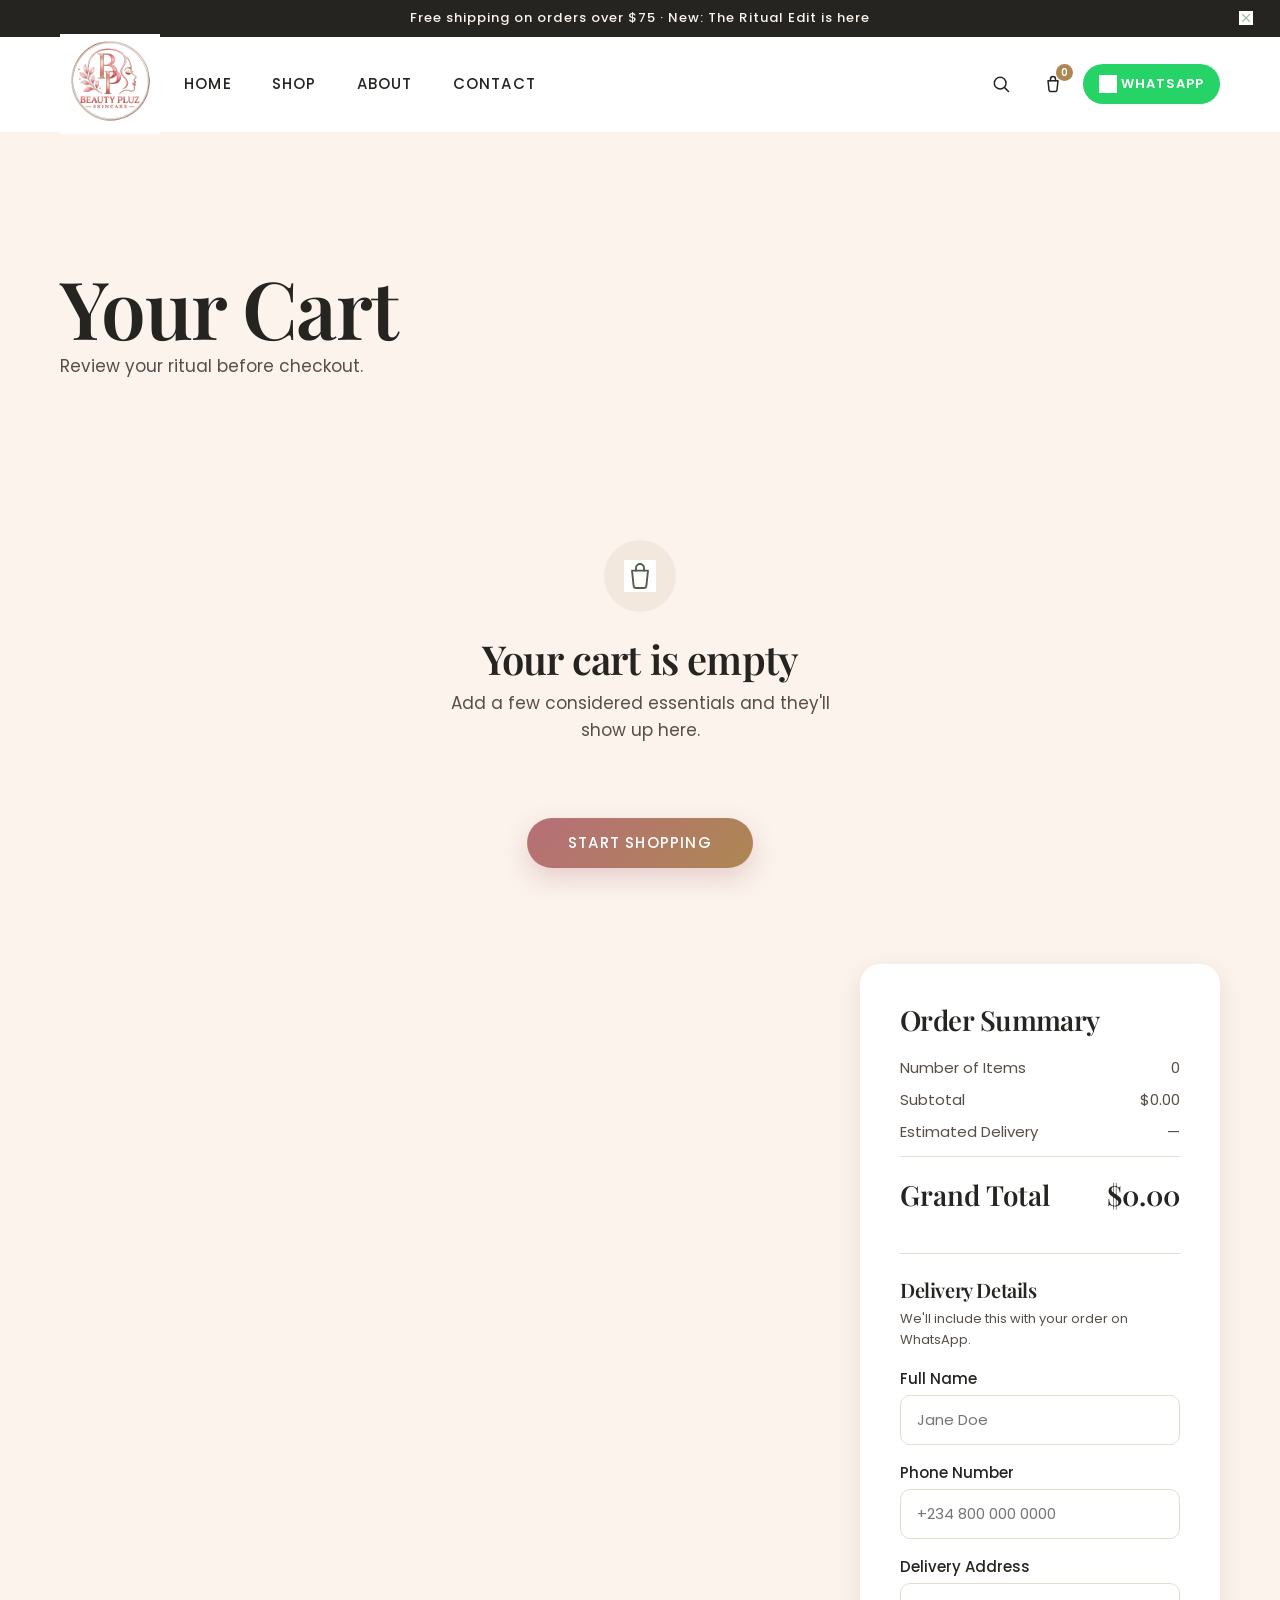
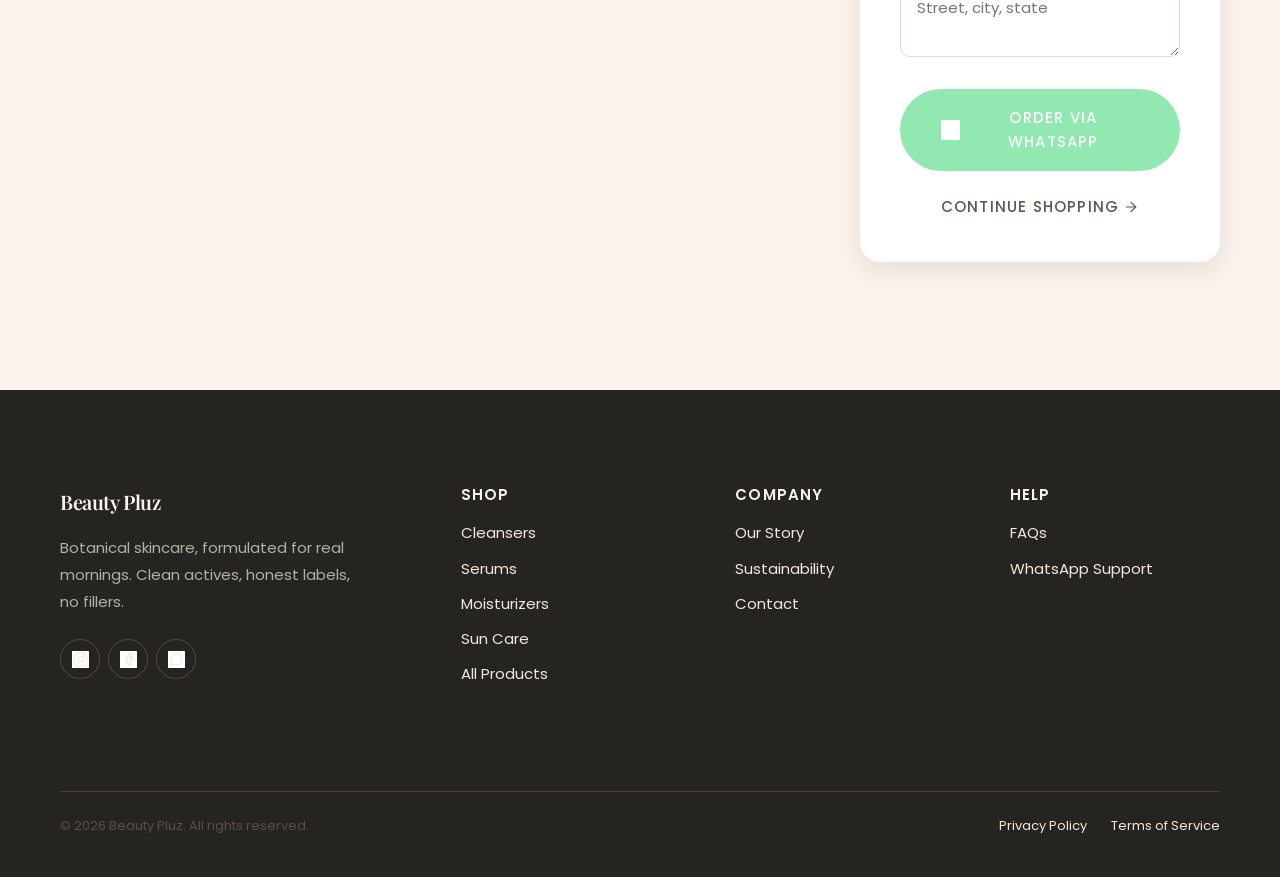
<file: cart.html>
<!DOCTYPE html>
<html lang="en">
<head>
  <meta charset="UTF-8" />
  <meta name="viewport" content="width=device-width, initial-scale=1.0" />
  <title>Your Cart — Beauty Pluz</title>
  <meta name="description" content="Review the items in your Beauty Pluz cart before checkout." />

  <link rel="preconnect" href="https://fonts.googleapis.com" />
  <link rel="preconnect" href="https://fonts.gstatic.com" crossorigin />
  <link href="https://fonts.googleapis.com/css2?family=Playfair+Display:wght@400;500;600;700&family=Poppins:wght@300;400;500;600;700&display=swap" rel="stylesheet" />

  <link rel="stylesheet" href="css/style.css?v=20260918" />
  <link rel="stylesheet" href="css/responsive.css?v=20260713" />
  <link rel="stylesheet" href="css/animations.css?v=20260713" />
</head>
<body>

  <a class="skip-link" href="#main-content">Skip to content</a>

  <div class="announcement-bar" id="announcement-bar">
    <div class="container announcement-bar__inner">
      <p class="announcement-bar__text">Free shipping on orders over $75 · New: The Ritual Edit is here</p>
      <button type="button" class="announcement-bar__close" aria-label="Dismiss announcement">
        <svg viewBox="0 0 24 24" fill="none" stroke="currentColor" stroke-width="2" stroke-linecap="round" stroke-linejoin="round" aria-hidden="true">
          <line x1="18" y1="6" x2="6" y2="18"></line>
          <line x1="6" y1="6" x2="18" y2="18"></line>
        </svg>
      </button>
    </div>
  </div>

  <header class="site-header">
    <div class="container">
      <img src="images/logo/logo.webp" alt="logo" width="100">

      <nav class="nav-primary" id="primary-nav" aria-label="Primary">
        <ul>
          <li><a href="index.html">Home</a></li>
          <li><a href="shop.html">Shop</a></li>
          <li><a href="about.html">About</a></li>
          <li><a href="contact.html">Contact</a></li>
        </ul>
      </nav>

      <div class="nav-actions">
        <button class="icon-btn" type="button" id="search-toggle" aria-label="Open search" aria-expanded="false" aria-controls="search-panel">
          <svg viewBox="0 0 24 24" fill="none" stroke="currentColor" stroke-width="1.8" stroke-linecap="round" stroke-linejoin="round" aria-hidden="true">
            <circle cx="11" cy="11" r="7"></circle>
            <line x1="21" y1="21" x2="16.65" y2="16.65"></line>
          </svg>
        </button>

        <a href="cart.html" class="icon-btn cart-btn" aria-current="page" aria-label="View cart">
          <svg viewBox="0 0 24 24" fill="none" stroke="currentColor" stroke-width="1.8" stroke-linecap="round" stroke-linejoin="round" aria-hidden="true">
            <path d="M6 8h12l-1.2 11.2a2 2 0 0 1-2 1.8H9.2a2 2 0 0 1-2-1.8L6 8Z"></path>
            <path d="M9 8V6a3 3 0 0 1 6 0v2"></path>
          </svg>
          <span class="cart-badge" data-cart-count hidden>0</span>
        </a>

        <a class="btn-whatsapp" href="https://wa.me/10000000000" target="_blank" rel="noopener noreferrer" aria-label="Chat with us on WhatsApp">
          <svg viewBox="0 0 24 24" fill="none" stroke="currentColor" stroke-width="1.8" stroke-linecap="round" stroke-linejoin="round" aria-hidden="true">
            <path d="M4 20l1.4-4.2A8 8 0 1 1 9 18.8L4 20Z"></path>
            <path d="M9 10.5c.4 1.6 2 3.2 3.6 3.6"></path>
          </svg>
          <span class="btn-whatsapp__label">WhatsApp</span>
        </a>

        <button class="nav-toggle" id="nav-toggle" type="button" aria-label="Open menu" aria-expanded="false" aria-controls="primary-nav">
          <span class="nav-toggle-bar"></span>
          <span class="nav-toggle-bar"></span>
          <span class="nav-toggle-bar"></span>
        </button>
      </div>

    </div>

    <div class="search-panel" id="search-panel">
      <form class="search-panel__form" action="shop.html" method="get" role="search">
        <label for="search-input" class="visually-hidden">Search products</label>
        <input type="search" id="search-input" name="q" placeholder="Search cleansers, serums, moisturizers…" autocomplete="off" />
        <button type="submit" class="icon-btn" aria-label="Submit search">
          <svg viewBox="0 0 24 24" fill="none" stroke="currentColor" stroke-width="1.8" stroke-linecap="round" stroke-linejoin="round" aria-hidden="true">
            <line x1="5" y1="12" x2="19" y2="12"></line>
            <polyline points="12 5 19 12 12 19"></polyline>
          </svg>
        </button>
      </form>
    </div>
  </header>

  <div class="nav-overlay"></div>

  <main id="main-content">
    <section class="section cart-page" aria-labelledby="cart-heading">
      <div class="container">

        <div class="cart-page__head reveal">
          <h1 id="cart-heading">Your Cart</h1>
          <p>Review your ritual before checkout.</p>
        </div>

        <!-- Empty state — shown by JS when the cart has no items -->
        <div class="cart-empty" data-cart-empty hidden>
          <span class="cart-empty__icon" aria-hidden="true">
            <svg viewBox="0 0 24 24" fill="none" stroke="currentColor" stroke-width="1.4" stroke-linecap="round" stroke-linejoin="round">
              <path d="M6 8h12l-1.2 11.2a2 2 0 0 1-2 1.8H9.2a2 2 0 0 1-2-1.8L6 8Z"></path>
              <path d="M9 8V6a3 3 0 0 1 6 0v2"></path>
            </svg>
          </span>
          <h2>Your cart is empty</h2>
          <p>Add a few considered essentials and they'll show up here.</p>
          <a href="shop.html" class="btn btn--rose">Start Shopping</a>
        </div>

        <!-- Cart layout — hidden by JS when the cart is empty -->
        <div class="cart-layout" data-cart-layout hidden>
          <div class="cart-list" data-cart-list role="list" aria-label="Items in your cart">
            <!-- Rows are rendered by js/cart.js -->
          </div>

          <aside class="cart-summary" data-cart-summary aria-label="Order summary">
            <h2 class="cart-summary__heading">Order Summary</h2>

            <div class="cart-summary__totals" data-cart-summary-totals>
              <!-- Number of items / subtotal / delivery estimate / grand total, rendered by js/cart.js -->
            </div>

            <div class="cart-summary__delivery">
              <h3 class="cart-summary__delivery-heading">Delivery Details</h3>
              <p class="cart-summary__delivery-hint">We'll include this with your order on WhatsApp.</p>

              <div class="field">
                <label for="customer-name">Full Name</label>
                <input type="text" id="customer-name" name="customerName" autocomplete="name" placeholder="Jane Doe" />
              </div>

              <div class="field">
                <label for="customer-phone">Phone Number</label>
                <input type="tel" id="customer-phone" name="customerPhone" autocomplete="tel" placeholder="+234 800 000 0000" />
              </div>

              <div class="field">
                <label for="customer-address">Delivery Address</label>
                <textarea id="customer-address" name="customerAddress" rows="2" placeholder="Street, city, state"></textarea>
              </div>

              <p class="cart-summary__error" data-delivery-error role="alert" hidden></p>
            </div>

            <button type="button" class="btn btn--whatsapp-solid cart-summary__whatsapp" data-order-whatsapp disabled>
              <svg viewBox="0 0 24 24" fill="none" stroke="currentColor" stroke-width="1.8" stroke-linecap="round" stroke-linejoin="round" aria-hidden="true">
                <path d="M4 20l1.4-4.2A8 8 0 1 1 9 18.8L4 20Z"></path>
                <path d="M9 10.5c.4 1.6 2 3.2 3.6 3.6"></path>
              </svg>
              Order via WhatsApp
            </button>

            <a href="shop.html" class="link-arrow cart-summary__continue">Continue Shopping
              <svg viewBox="0 0 24 24" fill="none" stroke="currentColor" stroke-width="1.8" stroke-linecap="round" stroke-linejoin="round" aria-hidden="true"><line x1="5" y1="12" x2="19" y2="12"></line><polyline points="12 5 19 12 12 19"></polyline></svg>
            </a>
          </aside>
        </div>

      </div>
    </section>
  </main>

<footer class="site-footer">
  <div class="container footer-grid reveal">

    <div class="footer-brand">
      <p class="logo footer-brand__logo">Beauty Pluz</p>
      <p class="footer-brand__text">Botanical skincare, formulated for real mornings. Clean actives, honest labels, no
        fillers.</p>
      <div class="footer-social">
        <a href="https://instagram.com/beautypluz" target="_blank" rel="noopener noreferrer"
          aria-label="Beauty Pluz on Instagram" class="footer-social__link">
          <svg viewBox="0 0 24 24" fill="none" stroke="currentColor" stroke-width="1.6">
            <rect x="3" y="3" width="18" height="18" rx="5"></rect>
            <circle cx="12" cy="12" r="4"></circle>
            <circle cx="17.2" cy="6.8" r="1"></circle>
          </svg>
        </a>
        <a href="https://facebook.com/beautypluz" target="_blank" rel="noopener noreferrer"
          aria-label="Beauty Pluz on Facebook" class="footer-social__link">
          <svg viewBox="0 0 24 24" fill="none" stroke="currentColor" stroke-width="1.6">
            <path d="M15 8h2V4h-2a4 4 0 0 0-4 4v2H9v4h2v6h4v-6h2.5l.5-4H15V8Z"></path>
          </svg>
        </a>
        <a href="https://wa.me/10000000000" target="_blank" rel="noopener noreferrer"
          aria-label="Beauty Pluz on WhatsApp" class="footer-social__link">
          <svg viewBox="0 0 24 24" fill="none" stroke="currentColor" stroke-width="1.6">
            <path d="M4 20l1.4-4.2A8 8 0 1 1 9 18.8L4 20Z"></path>
          </svg>
        </a>
      </div>
    </div>

    <nav class="footer-links" aria-label="Shop">
      <h3>Shop</h3>
      <ul>
        <li><a href="shop.html?category=cleanser">Cleansers</a></li>
        <li><a href="shop.html?category=serum">Serums</a></li>
        <li><a href="shop.html?category=moisturizer">Moisturizers</a></li>
        <li><a href="shop.html?category=spf">Sun Care</a></li>
        <li><a href="shop.html">All Products</a></li>
      </ul>
    </nav>

    <nav class="footer-links" aria-label="Company">
      <h3>Company</h3>
      <ul>
        <li><a href="about.html">Our Story</a></li>
        <!-- <li><a href="about.html#ingredients">Ingredients</a></li> -->
        <li><a href="about.html#sustainability">Sustainability</a></li>
        <li><a href="contact.html">Contact</a></li>
      </ul>
    </nav>

    <nav class="footer-links" aria-label="Help">
      <h3>Help</h3>
      <ul>
        <li><a href="contact.html">FAQs</a></li>
        <!-- <li><a href="contact.html">Shipping &amp; Returns</a></li>
          <li><a href="cart.html">Track Order</a></li> -->
        <li><a href="https://wa.me/10000000000" target="_blank" rel="noopener noreferrer">WhatsApp Support</a></li>
      </ul>
    </nav>

    <div class="footer-bottom">
      <p>&copy; <span data-current-year></span> Beauty Pluz. All rights reserved.</p>
      <ul class="footer-legal">
        <li><a href="#">Privacy Policy</a></li>
        <li><a href="#">Terms of Service</a></li>
      </ul>
    </div>
  </div>
</footer>

  <button type="button" id="back-to-top" class="back-to-top" aria-label="Back to top">
    <svg viewBox="0 0 24 24" fill="none" stroke="currentColor" stroke-width="2" stroke-linecap="round" stroke-linejoin="round" aria-hidden="true">
      <line x1="12" y1="19" x2="12" y2="5"></line>
      <polyline points="5 12 12 5 19 12"></polyline>
    </svg>
  </button>

  <script src="js/main.js?v=20260713" defer></script>
  <script src="js/menu.js?v=20260713" defer></script>
  <script src="js/cart.js?v=20260918" defer></script>
  <script src="js/products.js?v=20260918" defer></script>
</body>
</html>
</file>
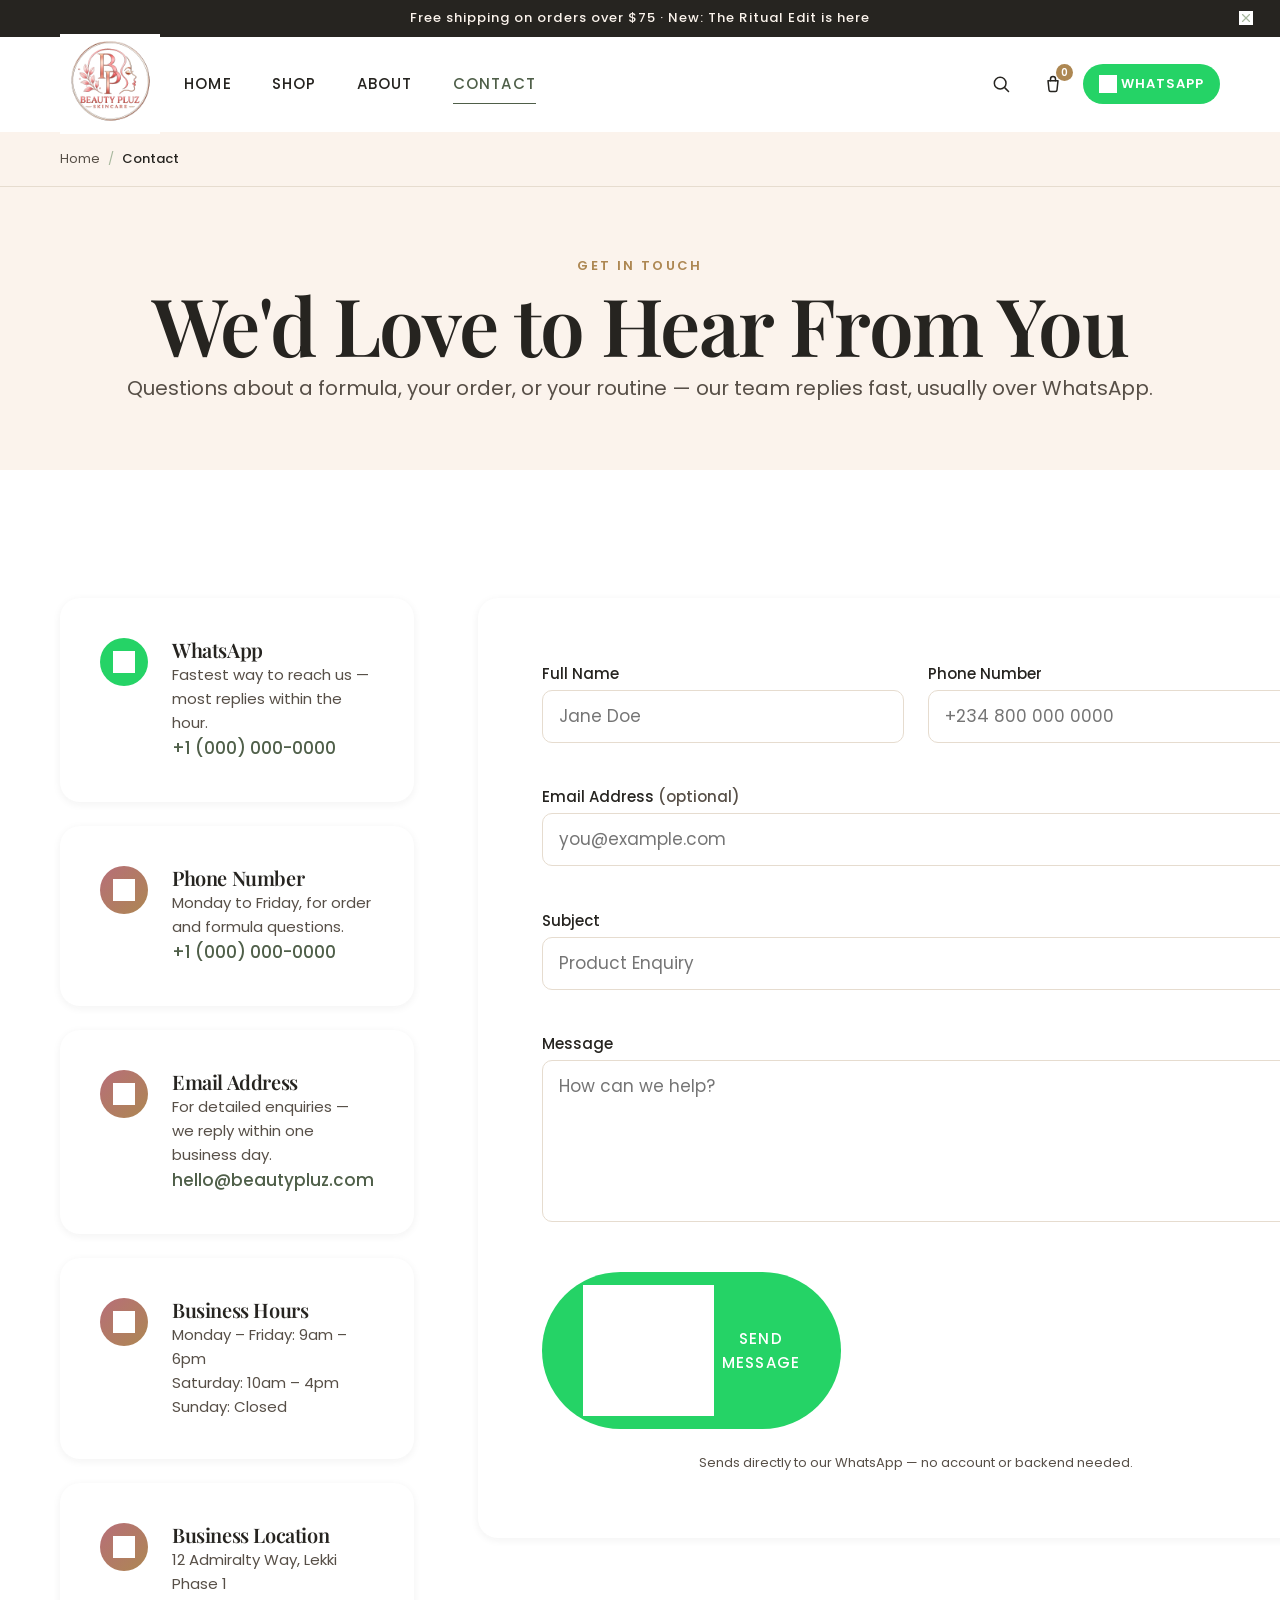
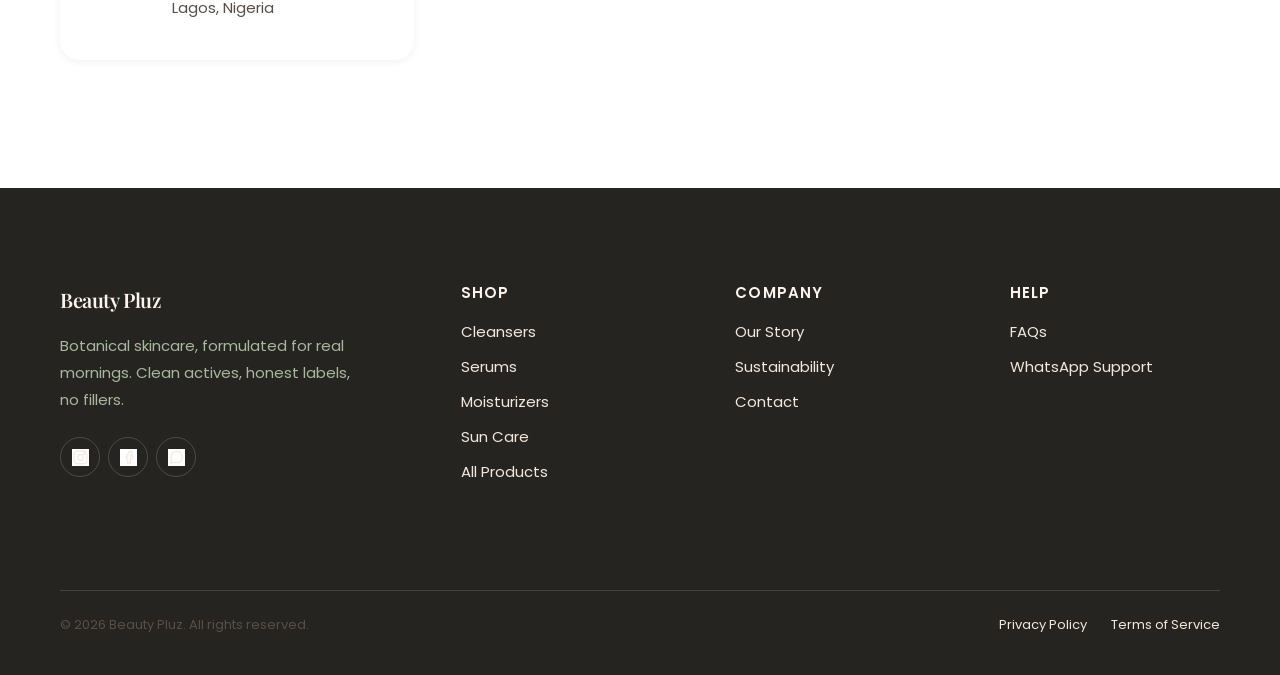
<file: contact.html>
<!DOCTYPE html>
<html lang="en">
<head>
  <meta charset="UTF-8" />
  <meta name="viewport" content="width=device-width, initial-scale=1.0" />
  <title>Contact — Beauty Pluz</title>
  <meta name="description" content="Get in touch with the Beauty Pluz team — customer care, press, and wholesale inquiries." />

  <link rel="preconnect" href="https://fonts.googleapis.com" />
  <link rel="preconnect" href="https://fonts.gstatic.com" crossorigin />
  <link href="https://fonts.googleapis.com/css2?family=Playfair+Display:wght@400;500;600;700&family=Poppins:wght@300;400;500;600;700&display=swap" rel="stylesheet" />

  <link rel="stylesheet" href="css/style.css?v=20260918" />
  <link rel="stylesheet" href="css/responsive.css?v=20260713" />
  <link rel="stylesheet" href="css/animations.css?v=20260713" />
</head>
<body>

  <a class="skip-link" href="#main-content">Skip to content</a>

  <div class="announcement-bar" id="announcement-bar">
    <div class="container announcement-bar__inner">
      <p class="announcement-bar__text">Free shipping on orders over $75 · New: The Ritual Edit is here</p>
      <button type="button" class="announcement-bar__close" aria-label="Dismiss announcement">
        <svg viewBox="0 0 24 24" fill="none" stroke="currentColor" stroke-width="2" stroke-linecap="round" stroke-linejoin="round" aria-hidden="true">
          <line x1="18" y1="6" x2="6" y2="18"></line>
          <line x1="6" y1="6" x2="18" y2="18"></line>
        </svg>
      </button>
    </div>
  </div>

  <header class="site-header">
    <div class="container">
      <img src="images/logo/logo.webp" alt="logo" width="100">

      <nav class="nav-primary" id="primary-nav" aria-label="Primary">
        <ul>
          <li><a href="index.html">Home</a></li>
          <li><a href="shop.html">Shop</a></li>
          <li><a href="about.html">About</a></li>
          <li><a href="contact.html" aria-current="page">Contact</a></li>
        </ul>
      </nav>

      <div class="nav-actions">
        <button class="icon-btn" type="button" id="search-toggle" aria-label="Open search" aria-expanded="false" aria-controls="search-panel">
          <svg viewBox="0 0 24 24" fill="none" stroke="currentColor" stroke-width="1.8" stroke-linecap="round" stroke-linejoin="round" aria-hidden="true">
            <circle cx="11" cy="11" r="7"></circle>
            <line x1="21" y1="21" x2="16.65" y2="16.65"></line>
          </svg>
        </button>

        <a href="cart.html" class="icon-btn cart-btn" aria-label="View cart">
          <svg viewBox="0 0 24 24" fill="none" stroke="currentColor" stroke-width="1.8" stroke-linecap="round" stroke-linejoin="round" aria-hidden="true">
            <path d="M6 8h12l-1.2 11.2a2 2 0 0 1-2 1.8H9.2a2 2 0 0 1-2-1.8L6 8Z"></path>
            <path d="M9 8V6a3 3 0 0 1 6 0v2"></path>
          </svg>
          <span class="cart-badge" data-cart-count hidden>0</span>
        </a>

        <a class="btn-whatsapp" href="https://wa.me/10000000000" target="_blank" rel="noopener noreferrer" aria-label="Chat with us on WhatsApp">
          <svg viewBox="0 0 24 24" fill="none" stroke="currentColor" stroke-width="1.8" stroke-linecap="round" stroke-linejoin="round" aria-hidden="true">
            <path d="M4 20l1.4-4.2A8 8 0 1 1 9 18.8L4 20Z"></path>
            <path d="M9 10.5c.4 1.6 2 3.2 3.6 3.6"></path>
          </svg>
          <span class="btn-whatsapp__label">WhatsApp</span>
        </a>

        <button class="nav-toggle" id="nav-toggle" type="button" aria-label="Open menu" aria-expanded="false" aria-controls="primary-nav">
          <span class="nav-toggle-bar"></span>
          <span class="nav-toggle-bar"></span>
          <span class="nav-toggle-bar"></span>
        </button>
      </div>

    </div>

    <div class="search-panel" id="search-panel">
      <form class="search-panel__form" action="shop.html" method="get" role="search">
        <label for="search-input" class="visually-hidden">Search products</label>
        <input type="search" id="search-input" name="q" placeholder="Search cleansers, serums, moisturizers…" autocomplete="off" />
        <button type="submit" class="icon-btn" aria-label="Submit search">
          <svg viewBox="0 0 24 24" fill="none" stroke="currentColor" stroke-width="1.8" stroke-linecap="round" stroke-linejoin="round" aria-hidden="true">
            <line x1="5" y1="12" x2="19" y2="12"></line>
            <polyline points="12 5 19 12 12 19"></polyline>
          </svg>
        </button>
      </form>
    </div>
  </header>

  <div class="nav-overlay"></div>

  <main id="main-content">

    <!-- ================= BREADCRUMB ================= -->
    <nav class="breadcrumb" aria-label="Breadcrumb">
      <div class="container">
        <ol>
          <li><a href="index.html">Home</a></li>
          <li aria-current="page">Contact</li>
        </ol>
      </div>
    </nav>

    <!-- ================= PAGE INTRO ================= -->
    <section class="section--tight" aria-labelledby="contact-heading">
      <div class="container text-center">
        <span class="eyebrow">Get In Touch</span>
        <h1 id="contact-heading">We'd Love to Hear From You</h1>
        <p class="section-head__text" style="margin-inline: auto;">Questions about a formula, your order, or your routine — our team replies fast, usually over WhatsApp.</p>
      </div>
    </section>

    <!-- ================= CONTACT ================= -->
    <section class="section section--surface" aria-label="Contact information and form">
      <div class="container">
        <div class="contact-layout">

          <!-- Left column: contact info cards -->
          <div class="contact-info reveal-stagger">

            <article class="contact-card">
              <span class="contact-card__icon contact-card__icon--whatsapp" aria-hidden="true">
                <svg viewBox="0 0 24 24" fill="none" stroke="currentColor" stroke-width="1.8" stroke-linecap="round" stroke-linejoin="round">
                  <path d="M4 20l1.4-4.2A8 8 0 1 1 9 18.8L4 20Z"></path>
                  <path d="M9 10.5c.4 1.6 2 3.2 3.6 3.6"></path>
                </svg>
              </span>
              <div class="contact-card__body">
                <h3>WhatsApp</h3>
                <p>Fastest way to reach us — most replies within the hour.</p>
                <a href="https://wa.me/10000000000" target="_blank" rel="noopener noreferrer">+1 (000) 000-0000</a>
              </div>
            </article>

            <article class="contact-card">
              <span class="contact-card__icon" aria-hidden="true">
                <svg viewBox="0 0 24 24" fill="none" stroke="currentColor" stroke-width="1.8" stroke-linecap="round" stroke-linejoin="round">
                  <path d="M22 16.9v3a2 2 0 0 1-2.2 2 19.8 19.8 0 0 1-8.6-3.1 19.5 19.5 0 0 1-6-6 19.8 19.8 0 0 1-3.1-8.6A2 2 0 0 1 4.1 2h3a2 2 0 0 1 2 1.7c.1.9.3 1.8.6 2.7a2 2 0 0 1-.4 2.1L8 9.9a16 16 0 0 0 6 6l1.4-1.4a2 2 0 0 1 2.1-.4c.9.3 1.8.5 2.7.6a2 2 0 0 1 1.8 2Z"></path>
                </svg>
              </span>
              <div class="contact-card__body">
                <h3>Phone Number</h3>
                <p>Monday to Friday, for order and formula questions.</p>
                <a href="tel:+10000000000">+1 (000) 000-0000</a>
              </div>
            </article>

            <article class="contact-card">
              <span class="contact-card__icon" aria-hidden="true">
                <svg viewBox="0 0 24 24" fill="none" stroke="currentColor" stroke-width="1.8" stroke-linecap="round" stroke-linejoin="round">
                  <rect x="3" y="5" width="18" height="14" rx="2"></rect>
                  <path d="m3 7 9 6 9-6"></path>
                </svg>
              </span>
              <div class="contact-card__body">
                <h3>Email Address</h3>
                <p>For detailed enquiries — we reply within one business day.</p>
                <a href="mailto:hello@beautypluz.com">hello@beautypluz.com</a>
              </div>
            </article>

            <article class="contact-card">
              <span class="contact-card__icon" aria-hidden="true">
                <svg viewBox="0 0 24 24" fill="none" stroke="currentColor" stroke-width="1.8" stroke-linecap="round" stroke-linejoin="round">
                  <circle cx="12" cy="12" r="9"></circle>
                  <path d="M12 7v5l3.5 2"></path>
                </svg>
              </span>
              <div class="contact-card__body">
                <h3>Business Hours</h3>
                <p>Monday – Friday: 9am – 6pm<br />Saturday: 10am – 4pm<br />Sunday: Closed</p>
              </div>
            </article>

            <article class="contact-card">
              <span class="contact-card__icon" aria-hidden="true">
                <svg viewBox="0 0 24 24" fill="none" stroke="currentColor" stroke-width="1.8" stroke-linecap="round" stroke-linejoin="round">
                  <path d="M12 21s-7-4.3-9.5-8.8C1 8 2.5 4.5 6 4.5c2 0 3.3 1.1 4.5 2.6C11.7 5.6 13 4.5 15 4.5c3.5 0 5 3.5 3.5 6.7C19 15.7 12 21 12 21Z"></path>
                  <circle cx="12" cy="10.5" r="2.2"></circle>
                </svg>
              </span>
              <div class="contact-card__body">
                <h3>Business Location</h3>
                <p>12 Admiralty Way, Lekki Phase 1<br />Lagos, Nigeria</p>
              </div>
            </article>

          </div>

          <!-- Right column: contact form -->
          <div class="contact-form-card reveal" aria-label="Contact form">
            <form class="contact-form" id="contact-form" novalidate>

              <div class="contact-form__row contact-form__row--split">
                <div class="field" data-field="name">
                  <label for="contact-name">Full Name</label>
                  <input type="text" id="contact-name" name="name" autocomplete="name" placeholder="Jane Doe" />
                  <p class="field__error" data-error></p>
                </div>

                <div class="field" data-field="phone">
                  <label for="contact-phone">Phone Number</label>
                  <input type="tel" id="contact-phone" name="phone" autocomplete="tel" placeholder="+234 800 000 0000" />
                  <p class="field__error" data-error></p>
                </div>
              </div>

              <div class="field" data-field="email">
                <label for="contact-email">Email Address <span class="text-muted">(optional)</span></label>
                <input type="email" id="contact-email" name="email" autocomplete="email" placeholder="you@example.com" />
                <p class="field__error" data-error></p>
              </div>

              <div class="field" data-field="subject">
                <label for="contact-subject">Subject</label>
                <input type="text" id="contact-subject" name="subject" placeholder="Product Enquiry" />
                <p class="field__error" data-error></p>
              </div>

              <div class="field" data-field="message">
                <label for="contact-message">Message</label>
                <textarea id="contact-message" name="message" rows="5" placeholder="How can we help?"></textarea>
                <p class="field__error" data-error></p>
              </div>

              <button type="submit" class="btn btn--whatsapp-solid contact-form__submit">
                <svg viewBox="0 0 24 24" fill="none" stroke="currentColor" stroke-width="1.8" stroke-linecap="round" stroke-linejoin="round" aria-hidden="true">
                  <path d="M4 20l1.4-4.2A8 8 0 1 1 9 18.8L4 20Z"></path>
                  <path d="M9 10.5c.4 1.6 2 3.2 3.6 3.6"></path>
                </svg>
                Send Message
              </button>
              <p class="contact-form__note">Sends directly to our WhatsApp — no account or backend needed.</p>
            </form>
          </div>

        </div>
      </div>
    </section>

  </main>

  <footer class="site-footer">
    <div class="container footer-grid reveal">
  
      <div class="footer-brand">
        <p class="logo footer-brand__logo">Beauty Pluz</p>
        <p class="footer-brand__text">Botanical skincare, formulated for real mornings. Clean actives, honest labels, no
          fillers.</p>
        <div class="footer-social">
          <a href="https://instagram.com/beautypluz" target="_blank" rel="noopener noreferrer"
            aria-label="Beauty Pluz on Instagram" class="footer-social__link">
            <svg viewBox="0 0 24 24" fill="none" stroke="currentColor" stroke-width="1.6">
              <rect x="3" y="3" width="18" height="18" rx="5"></rect>
              <circle cx="12" cy="12" r="4"></circle>
              <circle cx="17.2" cy="6.8" r="1"></circle>
            </svg>
          </a>
          <a href="https://facebook.com/beautypluz" target="_blank" rel="noopener noreferrer"
            aria-label="Beauty Pluz on Facebook" class="footer-social__link">
            <svg viewBox="0 0 24 24" fill="none" stroke="currentColor" stroke-width="1.6">
              <path d="M15 8h2V4h-2a4 4 0 0 0-4 4v2H9v4h2v6h4v-6h2.5l.5-4H15V8Z"></path>
            </svg>
          </a>
          <a href="https://wa.me/10000000000" target="_blank" rel="noopener noreferrer"
            aria-label="Beauty Pluz on WhatsApp" class="footer-social__link">
            <svg viewBox="0 0 24 24" fill="none" stroke="currentColor" stroke-width="1.6">
              <path d="M4 20l1.4-4.2A8 8 0 1 1 9 18.8L4 20Z"></path>
            </svg>
          </a>
        </div>
      </div>
  
      <nav class="footer-links" aria-label="Shop">
        <h3>Shop</h3>
        <ul>
          <li><a href="shop.html?category=cleanser">Cleansers</a></li>
          <li><a href="shop.html?category=serum">Serums</a></li>
          <li><a href="shop.html?category=moisturizer">Moisturizers</a></li>
          <li><a href="shop.html?category=spf">Sun Care</a></li>
          <li><a href="shop.html">All Products</a></li>
        </ul>
      </nav>
  
      <nav class="footer-links" aria-label="Company">
        <h3>Company</h3>
        <ul>
          <li><a href="about.html">Our Story</a></li>
          <!-- <li><a href="about.html#ingredients">Ingredients</a></li> -->
          <li><a href="about.html#sustainability">Sustainability</a></li>
          <li><a href="contact.html">Contact</a></li>
        </ul>
      </nav>
  
      <nav class="footer-links" aria-label="Help">
        <h3>Help</h3>
        <ul>
          <li><a href="contact.html">FAQs</a></li>
          <!-- <li><a href="contact.html">Shipping &amp; Returns</a></li>
            <li><a href="cart.html">Track Order</a></li> -->
          <li><a href="https://wa.me/10000000000" target="_blank" rel="noopener noreferrer">WhatsApp Support</a></li>
        </ul>
      </nav>
  
      <div class="footer-bottom">
        <p>&copy; <span data-current-year></span> Beauty Pluz. All rights reserved.</p>
        <ul class="footer-legal">
          <li><a href="#">Privacy Policy</a></li>
          <li><a href="#">Terms of Service</a></li>
        </ul>
      </div>
    </div>
  </footer>

  <button type="button" id="back-to-top" class="back-to-top" aria-label="Back to top">
    <svg viewBox="0 0 24 24" fill="none" stroke="currentColor" stroke-width="2" stroke-linecap="round" stroke-linejoin="round" aria-hidden="true">
      <line x1="12" y1="19" x2="12" y2="5"></line>
      <polyline points="5 12 12 5 19 12"></polyline>
    </svg>
  </button>

  <script src="js/main.js?v=20260713" defer></script>
  <script src="js/menu.js?v=20260713" defer></script>
  <script src="js/cart.js?v=20260918" defer></script>
  <script src="js/products.js?v=20260918" defer></script>
</body>
</html>
</file>
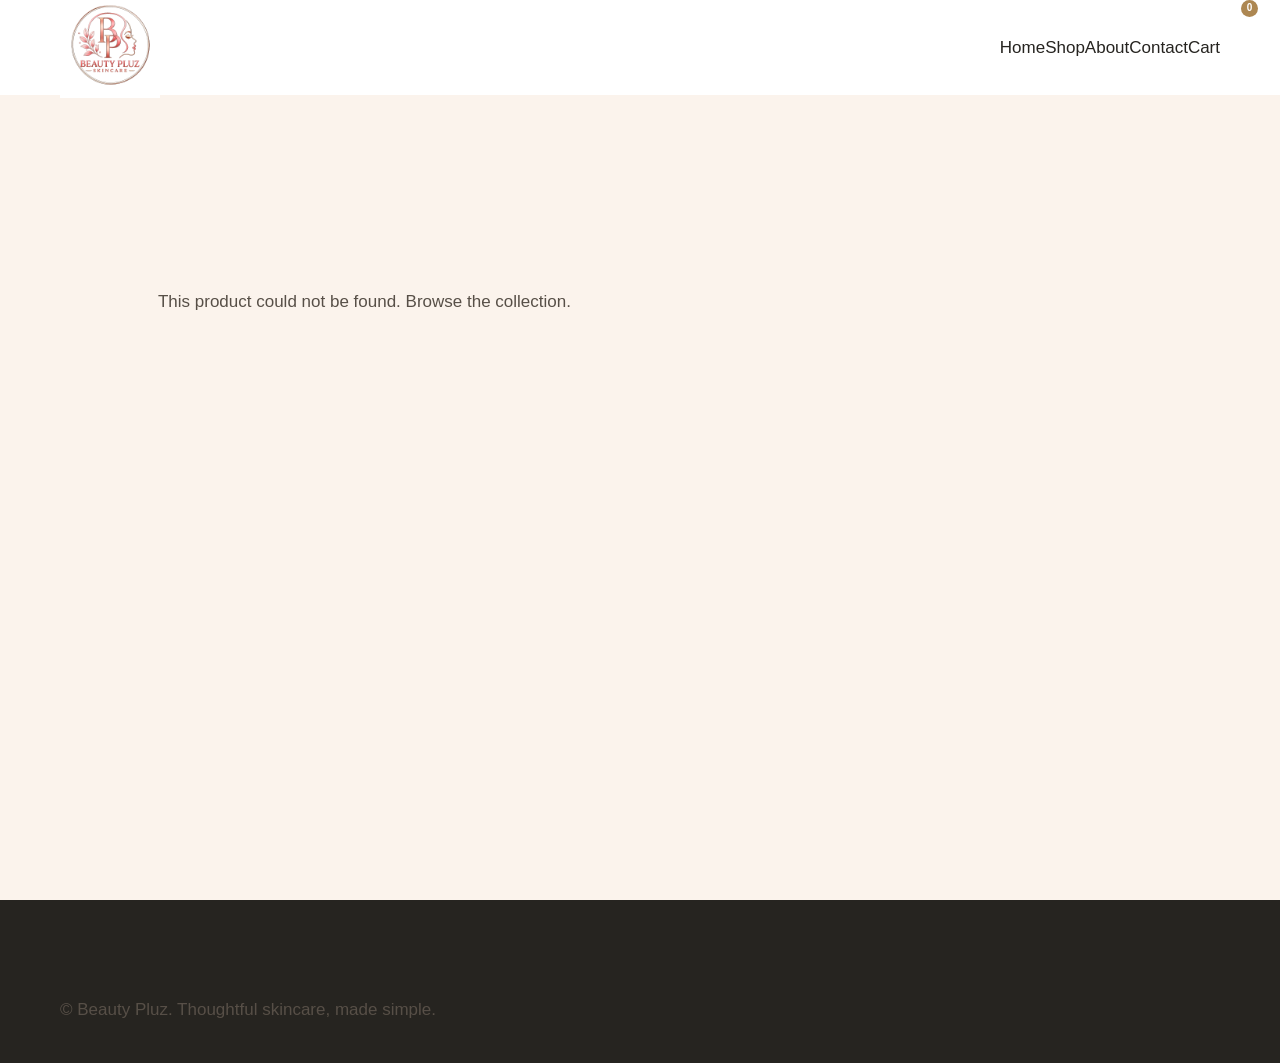
<file: product.html>
<!doctype html>
<html lang="en">
<head>
  <meta charset="UTF-8">
  <meta name="viewport" content="width=device-width, initial-scale=1.0">
  <meta name="description" content="Beauty Pluz skincare product details.">
  <title>Product | Beauty Pluz</title>
  <link rel="stylesheet" href="css/style.css?v=20260918">
  <link rel="stylesheet" href="css/responsive.css?v=20260918">
  <link rel="stylesheet" href="css/animations.css?v=20260918">
</head>
<body>
  <header class="site-header">
    <div class="container header-inner">
      <a class="brand" href="index.html" aria-label="Beauty Pluz home"><img src="images/logo/logo.webp" alt="Beauty Pluz" width="100"></a>
      <nav class="site-nav" aria-label="Primary navigation"><a href="index.html">Home</a><a href="shop.html">Shop</a><a href="about.html">About</a><a href="contact.html">Contact</a><a href="cart.html">Cart <span class="cart-badge" data-cart-count hidden>0</span></a></nav>
    </div>
  </header>
  <main>
    <section class="section"><div class="container product-detail" data-product-detail aria-live="polite"></div></section>
  </main>
  <footer class="site-footer"><div class="container"><p>© Beauty Pluz. Thoughtful skincare, made simple.</p></div></footer>
  <script src="js/main.js?v=20260918" defer></script>
  <script src="js/cart.js?v=20260918" defer></script>
  <script src="js/products.js?v=20260918" defer></script>
</body>
</html>
</file>
<file: css/style.css>
/* =========================================================
   BEAUTY PLUZ — CORE STYLESHEET
   Design language: quiet botanical luxury.
   Warm ivory canvas, deep sage as the brand color,
   dusty blush + antique gold as accents, soft pill geometry.
   ========================================================= */

/* -----------------------------
   1. DESIGN TOKENS
------------------------------ */
:root {
  /* Color: brand */
  --clr-ivory: #fbf3ec;         /* base background */
  --clr-ivory-deep: #f3e8dd;    /* secondary surface / section band */
  --clr-white: #ffffff;

  --clr-sage: #6f8267;          /* primary brand color */
  --clr-sage-dark: #4f5f49;     /* headings on light, hover state */
  --clr-sage-light: #a8b89e;    /* soft accents, borders */

  --clr-blush: #e3b9ac;         /* secondary accent */
  --clr-blush-dark: #c98f7d;

  --clr-gold: #ad8752;          /* premium accent — dividers, tags, prices */
  --clr-gold-light: #e4cfa4;

  --clr-rose-gold: #b76e79;     /* hero accent — sparing luxury highlight */
  --clr-rose-gold-dark: #96525d;
  --clr-rose-gold-light: #f0d4d2;
  --gradient-rose-gold: linear-gradient(135deg, var(--clr-rose-gold) 0%, var(--clr-gold) 100%);

  --clr-ink: #262420;           /* primary text, near-black warm charcoal */
  --clr-ink-soft: #574f47;      /* secondary text */
  --clr-line: #e6dccf;          /* hairline borders on ivory */

  /* Color: semantic */
  --clr-success: #6f8267;
  --clr-error: #b3564a;
  --clr-bg: var(--clr-ivory);
  --clr-surface: var(--clr-white);
  --clr-text: var(--clr-ink);
  --clr-text-muted: var(--clr-ink-soft);
  --clr-border: var(--clr-line);
  --clr-accent: var(--clr-sage);

  /* Typography */
  --font-display: "Playfair Display", "Times New Roman", serif;
  --font-body: "Poppins", -apple-system, BlinkMacSystemFont, sans-serif;

  --fs-xs: clamp(0.75rem, 0.72rem + 0.15vw, 0.8125rem);
  --fs-sm: clamp(0.875rem, 0.84rem + 0.18vw, 0.9375rem);
  --fs-base: clamp(1rem, 0.96rem + 0.2vw, 1.0625rem);
  --fs-md: clamp(1.125rem, 1.06rem + 0.3vw, 1.25rem);
  --fs-lg: clamp(1.375rem, 1.25rem + 0.6vw, 1.75rem);
  --fs-xl: clamp(1.875rem, 1.6rem + 1.4vw, 2.5rem);
  --fs-2xl: clamp(2.5rem, 2rem + 2.5vw, 3.75rem);
  --fs-3xl: clamp(3rem, 2.3rem + 3.5vw, 5rem);

  --lh-tight: 1.15;
  --lh-snug: 1.35;
  --lh-normal: 1.6;
  --lh-relaxed: 1.8;

  --ls-tight: -0.02em;
  --ls-wide: 0.08em;
  --ls-wider: 0.18em;

  --fw-light: 300;
  --fw-regular: 400;
  --fw-medium: 500;
  --fw-semibold: 600;
  --fw-bold: 700;

  /* Spacing scale (8px rhythm, generous at the top end for a premium feel) */
  --space-3xs: 0.25rem;   /* 4px */
  --space-2xs: 0.5rem;    /* 8px */
  --space-xs: 0.75rem;    /* 12px */
  --space-sm: 1rem;       /* 16px */
  --space-md: 1.5rem;     /* 24px */
  --space-lg: 2.5rem;     /* 40px */
  --space-xl: 4rem;       /* 64px */
  --space-2xl: 6rem;      /* 96px */
  --space-3xl: 8rem;      /* 128px */

  /* Radius */
  --radius-sm: 4px;
  --radius-md: 10px;
  --radius-lg: 20px;
  --radius-pill: 999px;

  /* Shadow — warm-tinted, never pure black */
  --shadow-sm: 0 2px 8px rgba(38, 36, 32, 0.06);
  --shadow-md: 0 8px 24px rgba(38, 36, 32, 0.1);
  --shadow-lg: 0 20px 48px rgba(38, 36, 32, 0.14);
  --shadow-inset: inset 0 0 0 1px rgba(38, 36, 32, 0.08);

  /* Layout */
  --container-max: 1240px;
  --container-narrow: 780px;
  --header-height: 88px;

  /* Motion (see animations.css for keyframes) */
  --ease-out: cubic-bezier(0.16, 1, 0.3, 1);
  --ease-in-out: cubic-bezier(0.65, 0, 0.35, 1);
  --duration-fast: 180ms;
  --duration-base: 320ms;
  --duration-slow: 600ms;

  /* Z-index scale */
  --z-header: 100;
  --z-overlay: 200;
  --z-modal: 300;
  --z-toast: 400;
}

/* -----------------------------
   2. RESET
------------------------------ */
*,
*::before,
*::after {
  box-sizing: border-box;
  margin: 0;
  padding: 0;
}

html {
  scroll-behavior: smooth;
  scroll-padding-top: var(--header-height);
  overflow-x: hidden;
  -webkit-text-size-adjust: 100%;
}

body {
  font-family: var(--font-body);
  font-size: var(--fs-base);
  font-weight: var(--fw-regular);
  line-height: var(--lh-normal);
  color: var(--clr-text);
  background-color: var(--clr-bg);
  min-height: 100vh;
  -webkit-font-smoothing: antialiased;
  text-rendering: optimizeLegibility;
}

img,
picture,
svg,
video {
  display: block;
  max-width: 100%;
  background-color: white;
}

ul,
ol {
  list-style: none;
}

a {
  color: inherit;
  text-decoration: none;
}

button,
input,
textarea,
select {
  font: inherit;
  color: inherit;
}

button {
  cursor: pointer;
  background: none;
  border: none;
}

table {
  border-collapse: collapse;
}

/* Respect reduced motion at the reset level too */
@media (prefers-reduced-motion: reduce) {
  html {
    scroll-behavior: auto;
  }
  *,
  *::before,
  *::after {
    animation-duration: 0.01ms !important;
    animation-iteration-count: 1 !important;
    transition-duration: 0.01ms !important;
    scroll-behavior: auto !important;
  }
}

/* Visible keyboard focus, always */
:focus-visible {
  outline: 2px solid var(--clr-sage);
  outline-offset: 3px;
  border-radius: var(--radius-sm);
}

/* -----------------------------
   3. TYPOGRAPHY
------------------------------ */
h1,
h2,
h3,
h4 {
  font-family: var(--font-display);
  font-weight: var(--fw-semibold);
  line-height: var(--lh-tight);
  letter-spacing: var(--ls-tight);
  color: var(--clr-ink);
}

h1 {
  font-size: var(--fs-3xl);
}

h2 {
  font-size: var(--fs-2xl);
}

h3 {
  font-size: var(--fs-xl);
}

h4 {
  font-size: var(--fs-lg);
  font-weight: var(--fw-medium);
}

p {
  color: var(--clr-text-muted);
}

.eyebrow {
  display: inline-block;
  font-family: var(--font-body);
  font-size: var(--fs-xs);
  font-weight: var(--fw-semibold);
  letter-spacing: var(--ls-wider);
  text-transform: uppercase;
  color: var(--clr-gold);
}

.text-serif {
  font-family: var(--font-display);
}

.text-muted {
  color: var(--clr-text-muted);
}

.text-center {
  text-align: center;
}

/* -----------------------------
   4. LAYOUT PRIMITIVES
------------------------------ */
.container {
  width: 100%;
  max-width: var(--container-max);
  margin-inline: auto;
  padding-inline: var(--space-md);
}

.container--narrow {
  max-width: var(--container-narrow);
}

.section {
  padding-block: var(--space-2xl);
}

.section--tight {
  padding-block: var(--space-xl);
}

.section--surface {
  background-color: var(--clr-surface);
}

.section--band {
  background-color: var(--clr-ivory-deep);
}

.stack {
  display: flex;
  flex-direction: column;
}

.cluster {
  display: flex;
  flex-wrap: wrap;
  align-items: center;
}

.grid {
  display: grid;
  gap: var(--space-md);
}

.visually-hidden {
  position: absolute;
  width: 1px;
  height: 1px;
  padding: 0;
  margin: -1px;
  overflow: hidden;
  clip: rect(0, 0, 0, 0);
  white-space: nowrap;
  border: 0;
}

.skip-link {
  position: absolute;
  top: -48px;
  left: var(--space-sm);
  z-index: var(--z-modal);
  background: var(--clr-ink);
  color: var(--clr-white);
  padding: var(--space-2xs) var(--space-sm);
  border-radius: var(--radius-sm);
  transition: top var(--duration-fast) var(--ease-out);
}

.skip-link:focus {
  top: var(--space-sm);
}

/* -----------------------------
   5. BUTTONS
------------------------------ */
.btn {
  display: inline-flex;
  align-items: center;
  justify-content: center;
  gap: var(--space-2xs);
  padding: var(--space-xs) var(--space-lg);
  border-radius: var(--radius-pill);
  font-family: var(--font-body);
  font-size: var(--fs-sm);
  font-weight: var(--fw-medium);
  letter-spacing: var(--ls-wide);
  text-transform: uppercase;
  border: 1px solid transparent;
  transition: background-color var(--duration-base) var(--ease-out),
    color var(--duration-base) var(--ease-out),
    border-color var(--duration-base) var(--ease-out),
    transform var(--duration-fast) var(--ease-out);
    margin-top: 50px;
}

.btn:active {
  transform: scale(0.97);
}

.btn--primary {
  background-color: var(--clr-sage);
  color: var(--clr-white);
}

.btn--primary:hover {
  background-color: var(--clr-sage-dark);
}

.btn--secondary {
  background-color: transparent;
  border-color: var(--clr-ink);
  color: var(--clr-ink);
}

.btn--secondary:hover {
  background-color: var(--clr-ink);
  color: var(--clr-white);
}

.btn--gold {
  background-color: var(--clr-gold);
  color: var(--clr-white);
}

.btn--gold:hover {
  background-color: var(--clr-blush-dark);
}

.btn--ghost {
  background-color: transparent;
  color: var(--clr-ink);
  padding-inline: var(--space-2xs);
  text-transform: none;
  letter-spacing: normal;
}

.btn--ghost:hover {
  color: var(--clr-sage-dark);
}

/* -----------------------------
   6. CARDS
------------------------------ */
.card {
  background-color: var(--clr-surface);
  border-radius: var(--radius-md);
  box-shadow: var(--shadow-sm);
  overflow: hidden;
  transition: box-shadow var(--duration-base) var(--ease-out),
    transform var(--duration-base) var(--ease-out);
}

.card:hover {
  box-shadow: var(--shadow-md);
  transform: translateY(-4px);
}

/* -----------------------------
   7. HEADER / NAV — premium responsive navigation
------------------------------ */
.site-header {
  position: sticky;
  top: 0;
  z-index: var(--z-header);
  height: var(--header-height);
  display: flex;
  align-items: center;
  border-bottom: 1px solid transparent;
  box-shadow: 0 0 0 rgba(38, 36, 32, 0);
  transition: box-shadow var(--duration-base) var(--ease-out),
    border-color var(--duration-base) var(--ease-out);
}

/* The frosted-glass background lives on a pseudo-element rather than
   directly on .site-header. backdrop-filter (like transform/filter)
   makes the element it's applied to a containing block for any
   position:fixed descendant — since .nav-primary lives inside this
   header, having backdrop-filter directly on .site-header caused the
   drawer's fixed positioning to be resolved against the sticky
   header's box instead of the real viewport once scrolled. Moving it
   to ::before keeps the identical visual effect without trapping the
   drawer. */
.site-header::before {
  content: "";
  position: absolute;
  inset: 0;
  z-index: -1;
  /* background-color: rgba(251, 243, 236, 0.92); */
  background-color: var(--clr-white);
  backdrop-filter: blur(8px);
}

/* While the mobile drawer is open, the header is pinned with
   position:fixed instead of relying on position:sticky. Sticky
   positioning is computed from live scroll, but the scroll-lock
   technique (body { position:fixed; top:-scrollY }) collapses the
   document's scrollable height to zero — with nothing left to
   scroll, the sticky header falls back to its natural in-flow
   position, which (combined with the body's own -scrollY offset)
   renders it off-screen above the viewport. Fixed positioning
   here is anchored to the real viewport regardless of scroll
   state, so the header — and the close (X) button inside it —
   stays correctly placed no matter where the page was scrolled
   to when the menu was opened. */
.site-header.is-menu-open {
  position: fixed;
  top: 0;
  left: 0;
  right: 0;
}

/* Subtle shadow appears only once the page has scrolled (toggled in main.js) */
.site-header.is-scrolled {
  border-bottom-color: var(--clr-border);
  box-shadow: var(--shadow-sm);
}

.site-header .container {
  display: flex;
  align-items: center;
  justify-content: space-between;
  gap: var(--space-md);
  position: relative;
}

.logo {
  font-family: var(--font-display);
  font-size: var(--fs-md);
  font-weight: var(--fw-semibold);
  letter-spacing: var(--ls-tight);
  color: var(--clr-ink);
  flex-shrink: 0;
  transition: color var(--duration-base) var(--ease-out);
}

.logo:hover {
  color: var(--clr-sage-dark);
}

/* -----------------------------
   7.1 Primary nav links
   Mobile-first: this is the off-canvas drawer.
   Reset to an inline bar at the 1024px breakpoint (responsive.css).
------------------------------ */
.nav-primary {
  position: fixed;
  top: 0;
  right: 0;
  z-index: var(--z-modal);
  width: 95%;
  max-width: 380px;
  height: 100dvh;
  height: 100vh;
  background-color: var(--clr-white);
  box-shadow: var(--shadow-lg);
  transform: translateX(100%);
  visibility: hidden;
  pointer-events: none;
  transition: transform var(--duration-slow) var(--ease-out),
    visibility 0s linear var(--duration-slow);
  overflow-y: auto;
  display: block;
}

.nav-primary.is-open {
  transform: translateX(0);
  visibility: visible;
  pointer-events: auto;
  transition: transform var(--duration-slow) var(--ease-out),
    visibility 0s linear 0s;
}

.nav-primary ul {
  display: flex;
  flex-direction: column;
  padding: calc(var(--header-height) + var(--space-lg)) var(--space-lg) var(--space-lg);
  gap: var(--space-2xs);
}

.nav-primary li {
  border-bottom: 1px solid var(--clr-border);
}

.nav-primary a {
  display: block;
  padding: var(--space-sm) var(--space-2xs);
  font-size: var(--fs-md);
  font-weight: var(--fw-medium);
  letter-spacing: var(--ls-wide);
  text-transform: uppercase;
  color: var(--clr-ink);
  transition: color var(--duration-fast) var(--ease-out),
    padding-left var(--duration-fast) var(--ease-out);
}

.nav-primary a:hover,
.nav-primary a:focus-visible {
  color: var(--clr-sage-dark);
  padding-left: var(--space-sm);
}

.nav-primary a[aria-current="page"] {
  color: var(--clr-sage-dark);
}

/* Dark, semi-transparent overlay behind the drawer */
.nav-overlay {
  position: fixed;
  inset: 0;
  z-index: var(--z-overlay);
  background-color: rgba(38, 36, 32, 0.55);
  opacity: 0;
  pointer-events: none;
  transition: opacity var(--duration-slow) var(--ease-out);
}

.nav-overlay.is-open {
  opacity: 1;
  pointer-events: auto;
}

/* Prevents background scroll while the drawer is open. overflow:hidden
   alone is unreliable on iOS Safari (it doesn't stop touch/rubber-band
   scrolling), so this pins the body in place at its current scroll
   offset; js/menu.js supplies the dynamic `top` value (the negative of
   the saved scroll position) and restores it on close. */
body.no-scroll {
  position: fixed;
  top: 0;
  left: 0;
  right: 0;
  overflow: hidden;
  width: 100%;
}

/* -----------------------------
   7.2 Nav actions — search, cart, WhatsApp, hamburger
------------------------------ */
.nav-actions {
  display: flex;
  align-items: center;
  gap: var(--space-2xs);
  flex-shrink: 0;
  margin-left: auto;
}

.icon-btn {
  position: relative;
  display: inline-flex;
  align-items: center;
  justify-content: center;
  width: 44px;
  height: 44px;
  border-radius: 50%;
  color: var(--clr-ink);
  transition: background-color var(--duration-base) var(--ease-out),
    color var(--duration-base) var(--ease-out),
    transform var(--duration-fast) var(--ease-out);
}

.icon-btn svg {
  width: 20px;
  height: 20px;
}

.icon-btn:hover,
.icon-btn:focus-visible {
  background-color: var(--clr-ivory-deep);
  color: var(--clr-sage-dark);
}

.icon-btn:active {
  transform: scale(0.93);
}

.cart-badge {
  position: absolute;
  top: 2px;
  right: 2px;
  min-width: 17px;
  height: 17px;
  padding: 0 4px;
  display: flex;
  align-items: center;
  justify-content: center;
  border-radius: var(--radius-pill);
  background-color: var(--clr-gold);
  color: var(--clr-white);
  font-size: 10px;
  font-weight: var(--fw-semibold);
  line-height: 1;
  transition: transform var(--duration-fast) var(--ease-out);
}

.cart-badge.is-bump {
  animation: cart-bump 320ms var(--ease-out);
}

/* WhatsApp button */
.btn-whatsapp {
  display: inline-flex;
  align-items: center;
  gap: var(--space-3xs);
  height: 40px;
  padding-inline: var(--space-sm);
  border-radius: var(--radius-pill);
  background-color: #25d366;
  color: var(--clr-white);
  font-size: var(--fs-xs);
  font-weight: var(--fw-semibold);
  letter-spacing: var(--ls-wide);
  text-transform: uppercase;
  transition: background-color var(--duration-base) var(--ease-out),
    transform var(--duration-fast) var(--ease-out),
    box-shadow var(--duration-base) var(--ease-out);
}

.btn-whatsapp svg {
  width: 18px;
  height: 18px;
  flex-shrink: 0;
}

.btn-whatsapp:hover,
.btn-whatsapp:focus-visible {
  background-color: #1ebe5a;
  box-shadow: var(--shadow-sm);
  transform: translateY(-1px);
}

.btn-whatsapp:active {
  transform: translateY(0) scale(0.97);
}

/* -----------------------------
   7.3 Hamburger → X toggle
------------------------------ */
.nav-toggle {
  position: relative;
  z-index: calc(var(--z-modal) + 1);
  display: inline-flex;
  align-items: center;
  justify-content: center;
  width: 44px;
  height: 44px;
  flex-shrink: 0;
}

.nav-toggle-bar {
  position: absolute;
  width: 20px;
  height: 2px;
  border-radius: var(--radius-pill);
  background-color: var(--clr-ink);
  transition: transform var(--duration-base) var(--ease-out),
    opacity var(--duration-base) var(--ease-out),
    width var(--duration-base) var(--ease-out);
}

.nav-toggle-bar:nth-child(1) {
  transform: translateY(-6px);
}

.nav-toggle-bar:nth-child(2) {
  transform: translateY(0);
}

.nav-toggle-bar:nth-child(3) {
  transform: translateY(6px);
}

/* Open state: morph into an X */
.nav-toggle[aria-expanded="true"] .nav-toggle-bar:nth-child(1) {
  transform: translateY(0) rotate(45deg);
}

.nav-toggle[aria-expanded="true"] .nav-toggle-bar:nth-child(2) {
  opacity: 0;
  width: 0;
}

.nav-toggle[aria-expanded="true"] .nav-toggle-bar:nth-child(3) {
  transform: translateY(0) rotate(-45deg);
}

/* -----------------------------
   7.4 Search panel
------------------------------ */
.search-panel {
  position: absolute;
  top: 100%;
  left: 0;
  right: 0;
  background-color: var(--clr-surface);
  border-bottom: 1px solid var(--clr-border);
  box-shadow: var(--shadow-sm);
  max-height: 0;
  opacity: 0;
  overflow: hidden;
  pointer-events: none;
  transition: max-height var(--duration-slow) var(--ease-out),
    opacity var(--duration-base) var(--ease-out);
}

.search-panel.is-open {
  max-height: 120px;
  opacity: 1;
  pointer-events: auto;
}

.search-panel__form {
  display: flex;
  align-items: center;
  gap: var(--space-sm);
  max-width: var(--container-max);
  margin-inline: auto;
  padding: var(--space-md);
}

.search-panel__form input[type="search"] {
  flex: 1;
  border: none;
  border-bottom: 1px solid var(--clr-border);
  background: transparent;
  padding-block: var(--space-2xs);
  font-family: var(--font-display);
  font-size: var(--fs-lg);
  color: var(--clr-ink);
}

.search-panel__form input[type="search"]::placeholder {
  color: var(--clr-text-muted);
  font-family: var(--font-body);
  font-size: var(--fs-base);
}

.search-panel__form input[type="search"]:focus {
  outline: none;
  border-color: var(--clr-sage);
}

.search-panel__form input[type="search"]::-webkit-search-cancel-button {
  display: none;
}

/* -----------------------------
   8. FOOTER
------------------------------ */
.site-footer {
  background-color: var(--clr-ink);
  color: var(--clr-ivory);
  padding-block: var(--space-2xl) var(--space-lg);
}

.site-footer a {
  color: var(--clr-ivory-deep);
  transition: color var(--duration-fast) var(--ease-out);
}

.site-footer a:hover {
  color: var(--clr-white);
}

.footer-grid {
  display: grid;
  grid-template-columns: 1fr;
  gap: var(--space-xl);
}

.footer-brand__logo {
  color: var(--clr-ivory);
  margin-bottom: var(--space-sm);
}

.footer-brand__text {
  max-width: 34ch;
  font-size: var(--fs-sm);
  line-height: var(--lh-relaxed);
  color: var(--clr-sage-light);
}

.footer-social {
  display: flex;
  gap: var(--space-2xs);
  margin-top: var(--space-md);
}

.footer-social__link {
  display: inline-flex;
  align-items: center;
  justify-content: center;
  width: 40px;
  height: 40px;
  border-radius: 50%;
  border: 1px solid rgba(251, 243, 236, 0.18);
  color: var(--clr-ivory-deep);
  transition: background-color var(--duration-base) var(--ease-out),
    border-color var(--duration-base) var(--ease-out),
    transform var(--duration-fast) var(--ease-out);
}

.footer-social__link svg {
  width: 17px;
  height: 17px;
}

.footer-social__link:hover {
  background-color: var(--clr-rose-gold);
  border-color: var(--clr-rose-gold);
  color: var(--clr-white);
  transform: translateY(-2px);
}

.footer-links h3 {
  font-family: var(--font-body);
  font-size: var(--fs-sm);
  font-weight: var(--fw-semibold);
  letter-spacing: var(--ls-wide);
  text-transform: uppercase;
  color: var(--clr-ivory);
  margin-bottom: var(--space-sm);
}

.footer-links ul {
  display: flex;
  flex-direction: column;
  gap: var(--space-2xs);
}

.footer-links a {
  font-size: var(--fs-sm);
}

.footer-bottom {
  grid-column: 1 / -1;
  display: flex;
  flex-wrap: wrap;
  align-items: center;
  justify-content: space-between;
  gap: var(--space-sm);
  border-top: 1px solid rgba(251, 243, 236, 0.14);
  margin-top: var(--space-lg);
  padding-top: var(--space-md);
  font-size: var(--fs-xs);
  color: var(--clr-sage-light);
}

.footer-legal {
  display: flex;
  gap: var(--space-md);
}

.footer-legal a {
  font-size: var(--fs-xs);
}

/* -----------------------------
   9. FORMS (base)
------------------------------ */
.field {
  display: flex;
  flex-direction: column;
  gap: var(--space-3xs);
}

.field label {
  font-size: var(--fs-sm);
  font-weight: var(--fw-medium);
  color: var(--clr-ink);
}

.field input,
.field textarea,
.field select {
  padding: var(--space-xs) var(--space-sm);
  border: 1px solid var(--clr-border);
  border-radius: var(--radius-md);
  background-color: var(--clr-surface);
  font-family: var(--font-body);
  transition: border-color var(--duration-fast) var(--ease-out),
    box-shadow var(--duration-fast) var(--ease-out);
}

.field input:focus,
.field textarea:focus,
.field select:focus {
  outline: none;
  border-color: var(--clr-sage);
  box-shadow: 0 0 0 3px rgba(111, 130, 103, 0.15);
}

.field__error {
  min-height: 1.1em;
  font-size: var(--fs-xs);
  color: var(--clr-error);
}

.field.has-error input,
.field.has-error textarea,
.field.has-error select {
  border-color: var(--clr-error);
}

.field.has-error input:focus,
.field.has-error textarea:focus,
.field.has-error select:focus {
  box-shadow: 0 0 0 3px rgba(179, 86, 74, 0.15);
}

/* -----------------------------
   10. MAIN LANDMARK SPACING
------------------------------ */
main {
  display: block;
  min-height: calc(100vh - var(--header-height));
}

/* Placeholder used only while pages have no built sections yet */
.page-placeholder {
  display: flex;
  align-items: center;
  justify-content: center;
  min-height: 60vh;
  text-align: center;
  color: var(--clr-text-muted);
}

/* -----------------------------
   11. HOMEPAGE HERO
   Two-column intro: content left, portrait lifestyle image
   right with soft blurred shapes and floating product cards.
   Rose gold is used sparingly here as the section's one accent;
   sage remains the site's structural color everywhere else.
------------------------------ */
.hero {
  position: relative;
  overflow: hidden;
  padding-block: var(--space-2xl) var(--space-xl);
}

.hero__inner {
  display: grid;
  grid-template-columns: 1fr;
  gap: var(--space-2xl);
  align-items: center;
}

/* --- Left: content --- */
.hero__content {
  display: flex;
  flex-direction: column;
  align-items: flex-start;
  gap: var(--space-md);
}

.badge {
  display: inline-flex;
  align-items: center;
  gap: var(--space-3xs);
  padding: var(--space-3xs) var(--space-sm) var(--space-3xs) var(--space-3xs);
  border-radius: var(--radius-pill);
  background-color: var(--clr-white);
  box-shadow: var(--shadow-sm);
  font-size: var(--fs-xs);
  font-weight: var(--fw-semibold);
  letter-spacing: var(--ls-wide);
  text-transform: uppercase;
  color: var(--clr-ink-soft);
}

.badge__dot {
  display: inline-flex;
  align-items: center;
  justify-content: center;
  width: 22px;
  height: 22px;
  border-radius: 50%;
  background: var(--gradient-rose-gold);
  color: var(--clr-white);
  flex-shrink: 0;
}

.badge__dot svg {
  width: 12px;
  height: 12px;
}

.hero__heading {
  font-size: var(--fs-3xl);
  max-width: 15ch;
}

.hero__heading .text-rose {
  font-style: italic;
  background: var(--gradient-rose-gold);
  background-clip: text;
  -webkit-background-clip: text;
  -webkit-text-fill-color: transparent;
}

.hero__text {
  max-width: 46ch;
  font-size: var(--fs-md);
  line-height: var(--lh-relaxed);
  color: var(--clr-text-muted);
}

.hero__actions {
  display: flex;
  flex-wrap: wrap;
  align-items: center;
  gap: var(--space-md);
  margin-top: var(--space-2xs);
}

.btn--rose {
  background: var(--gradient-rose-gold);
  color: var(--clr-white);
  box-shadow: 0 10px 24px rgba(183, 110, 121, 0.28);
}

.btn--rose:hover {
  filter: brightness(1.06);
  box-shadow: 0 14px 28px rgba(183, 110, 121, 0.36);
  transform: translateY(-1px);
}

.hero__trust {
  display: flex;
  flex-wrap: wrap;
  align-items: center;
  gap: var(--space-2xs) var(--space-sm);
  margin-top: var(--space-sm);
  font-size: var(--fs-xs);
  color: var(--clr-text-muted);
}

.hero__trust strong {
  color: var(--clr-ink);
  font-family: var(--font-display);
  font-size: var(--fs-md);
}

/* --- Right: visual --- */
.hero__visual {
  position: relative;
  display: flex;
  justify-content: center;
  padding: var(--space-lg);
}

.hero__shape {
  position: absolute;
  border-radius: 50%;
  filter: blur(50px);
  opacity: 0.55;
  z-index: 0;
  pointer-events: none;
}

.hero__shape--one {
  width: 280px;
  height: 280px;
  top: -40px;
  right: 10%;
  background: var(--gradient-rose-gold);
  animation: drift 8s var(--ease-in-out) infinite;
}

.hero__shape--two {
  width: 220px;
  height: 220px;
  bottom: -30px;
  left: 0;
  background: var(--clr-sage-light);
  opacity: 0.35;
  animation: drift 6.5s var(--ease-in-out) 1.2s infinite;
}

.hero__image-wrap {
  position: relative;
  z-index: 1;
  width: min(100%, 420px);
  aspect-ratio: 4 / 5;
}

/* The frame clips and shapes the photo only. Floating cards live
   outside it (as siblings) so their negative-offset overhang isn't
   cut off by the frame's overflow:hidden. */
.hero__image-frame {
  position: absolute;
  inset: 0;
  border-radius: var(--radius-lg);
  overflow: hidden;
  box-shadow: var(--shadow-lg);
}

/* Shared "zoom on hover" pattern: an overflow-hidden frame holding an
   absolutely-positioned inner layer that scales up on hover/focus.
   Splitting frame from layer keeps sibling content (badges, floating
   cards, overlays) from scaling along with the photo. */
.zoom-layer {
  position: absolute;
  inset: 0;
  transition: transform 700ms var(--ease-out);
}

.hero__image-wrap:hover .zoom-layer {
  transform: scale(1.06);
}

.hero__image-layer {
  /* Layered so a missing photo still reveals a designed gradient,
     rather than a broken-image icon. Swap the url() for real
     lifestyle photography in images/hero/. */
  background-image:
    url("images/hero/hero-lifestyle.jpg"),
    linear-gradient(rgba(38, 36, 32, 0.02), rgba(38, 36, 32, 0.08)),
    linear-gradient(160deg, var(--clr-rose-gold-light) 0%, var(--clr-ivory-deep) 55%, var(--clr-blush) 100%);
  background-size: cover;
  background-position: center;
  background-repeat: no-repeat;
}

/* Floating product cards, anchored to the image corners */
.floating-card {
  position: absolute;
  z-index: 2;
  display: flex;
  align-items: center;
  gap: var(--space-xs);
  max-width: 220px;
  padding: var(--space-xs) var(--space-sm);
  border-radius: var(--radius-md);
  background-color: var(--clr-white);
  box-shadow: var(--shadow-lg);
}

.floating-card--top {
  top: 6%;
  left: 4%;
}

.floating-card--bottom {
  bottom: 6%;
  right: 4%;
}

.floating-card__thumb {
  display: inline-flex;
  align-items: center;
  justify-content: center;
  width: 42px;
  height: 42px;
  flex-shrink: 0;
  border-radius: var(--radius-sm);
  background: linear-gradient(160deg, var(--clr-rose-gold-light), var(--clr-blush));
  color: var(--clr-rose-gold-dark);
}

.floating-card__thumb svg {
  width: 20px;
  height: 20px;
}

.floating-card__name {
  font-size: var(--fs-xs);
  font-weight: var(--fw-medium);
  color: var(--clr-ink);
  line-height: var(--lh-snug);
}

.floating-card__price {
  font-family: var(--font-display);
  font-size: var(--fs-sm);
  color: var(--clr-rose-gold-dark);
  font-weight: var(--fw-semibold);
}

.floating-card__rating {
  color: var(--clr-gold);
  letter-spacing: 1px;
  font-size: var(--fs-sm);
  line-height: 1;
}

.floating-card__meta {
  font-size: var(--fs-xs);
  color: var(--clr-text-muted);
  line-height: var(--lh-snug);
}

.floating-card__meta strong {
  color: var(--clr-ink);
}

/* -----------------------------
   12. SHARED SECTION PATTERNS
   Used by every homepage section below the hero.
------------------------------ */
.section-head {
  max-width: 640px;
  margin-bottom: var(--space-xl);
}

.section-head--split {
  max-width: none;
  display: flex;
  flex-wrap: wrap;
  align-items: flex-end;
  justify-content: space-between;
  gap: var(--space-md);
}

.section-head .eyebrow {
  display: block;
  margin-bottom: var(--space-2xs);
}

.section-head h2 {
  margin-bottom: var(--space-2xs);
}

.section-head__text {
  color: var(--clr-text-muted);
  font-size: var(--fs-md);
  line-height: var(--lh-relaxed);
}

.link-arrow {
  display: inline-flex;
  align-items: center;
  gap: var(--space-3xs);
  font-size: var(--fs-sm);
  font-weight: var(--fw-medium);
  letter-spacing: var(--ls-wide);
  text-transform: uppercase;
  color: var(--clr-sage-dark);
  padding-bottom: 2px;
  border-bottom: 1px solid transparent;
  transition: border-color var(--duration-base) var(--ease-out),
    gap var(--duration-base) var(--ease-out);
}

.link-arrow svg {
  width: 16px;
  height: 16px;
  transition: transform var(--duration-base) var(--ease-out);
}

.link-arrow:hover {
  border-color: var(--clr-sage-dark);
  gap: var(--space-2xs);
}

.link-arrow:hover svg {
  transform: translateX(3px);
}

.btn--sm {
  padding: var(--space-2xs) var(--space-md);
  font-size: var(--fs-xs);
}

.btn.is-added {
  background-color: var(--clr-sage-dark);
}

.eyebrow--on-dark {
  color: var(--clr-rose-gold-light);
}

/* -----------------------------
   13. FEATURED CATEGORIES
------------------------------ */
.category-grid {
  display: grid;
  grid-template-columns: 1fr;
  gap: var(--space-md);
}

.category-card {
  display: flex;
  flex-direction: column;
  align-items: flex-start;
  gap: var(--space-2xs);
  padding: var(--space-md);
  background-color: var(--clr-surface);
  border-radius: var(--radius-lg);
  box-shadow: var(--shadow-sm);
  transition: box-shadow var(--duration-base) var(--ease-out),
    transform var(--duration-base) var(--ease-out),
    background-color var(--duration-base) var(--ease-out);
}

.category-card:hover {
  box-shadow: var(--shadow-md);
  transform: translateY(-6px);
  background-color: var(--clr-white);
}

.category-card__icon {
  display: inline-flex;
  align-items: center;
  justify-content: center;
  width: 52px;
  height: 52px;
  border-radius: 50%;
  background-color: var(--clr-ivory-deep);
  color: var(--clr-sage-dark);
  margin-bottom: var(--space-2xs);
  transition: background-color var(--duration-base) var(--ease-out),
    color var(--duration-base) var(--ease-out),
    transform var(--duration-base) var(--ease-out);
}

.category-card__icon svg {
  width: 24px;
  height: 24px;
}

.category-card:hover .category-card__icon {
  background: var(--gradient-rose-gold);
  color: var(--clr-white);
  transform: scale(1.08) rotate(-4deg);
}

.category-card h3 {
  font-size: var(--fs-md);
}

.category-card p {
  font-size: var(--fs-sm);
  color: var(--clr-text-muted);
  line-height: var(--lh-normal);
}

/* -----------------------------
   14. PRODUCT CARDS
   Shared by Best Sellers and New Arrivals.
------------------------------ */
.product-grid {
  display: grid;
  grid-template-columns: 1fr;
  gap: var(--space-md);
  transition: opacity var(--duration-base) var(--ease-out);
}

.product-grid.is-filtering {
  opacity: 0.35;
}

.product-card {
  display: flex;
  flex-direction: column;
}

.product-card__media {
  position: relative;
  aspect-ratio: 1 / 1;
  overflow: hidden;
}

.product-card__image {
  display: flex;
  align-items: center;
  justify-content: center;
  background: white;
}

.product-card__image--serum { background: linear-gradient(160deg, var(--clr-ivory-deep) 0%, var(--clr-rose-gold-light) 140%); }
.product-card__image--cream { background: linear-gradient(160deg, var(--clr-ivory-deep) 0%, var(--clr-sage-light) 140%); }
.product-card__image--balm  { background: linear-gradient(160deg, var(--clr-ivory-deep) 0%, var(--clr-gold-light) 140%); }
.product-card__image--oil   { background: linear-gradient(160deg, var(--clr-ivory-deep) 0%, var(--clr-blush) 140%); }
.product-card__image--mist  { background: linear-gradient(160deg, var(--clr-ivory-deep) 0%, var(--clr-sage-light) 140%); }
.product-card__image--mask  { background: linear-gradient(160deg, var(--clr-ivory-deep) 0%, var(--clr-gold-light) 140%); }
.product-card__image--spf   { background: linear-gradient(160deg, var(--clr-ivory-deep) 0%, var(--clr-rose-gold-light) 140%); }

.product-card__icon {
  display: inline-flex;
  width: 34%;
  max-width: 84px;
  color: var(--clr-ink-soft);
  opacity: 0.85;
}

/* Image zoom on hover — the whole media layer (gradient + icon)
   scales as one unit, clipped by .product-card__media's overflow. */
.product-card:hover .product-card__image {
  transform: scale(1.08);
}

.product-card__wishlist {
  position: absolute;
  top: var(--space-sm);
  right: var(--space-sm);
  z-index: 2;
  display: inline-flex;
  align-items: center;
  justify-content: center;
  width: 32px;
  height: 32px;
  border-radius: 50%;
  background-color: rgba(255, 255, 255, 0.85);
  color: var(--clr-ink);
  transition: background-color var(--duration-base) var(--ease-out),
    color var(--duration-base) var(--ease-out),
    transform var(--duration-fast) var(--ease-out);
}

.product-card__wishlist svg {
  width: 16px;
  height: 16px;
  transition: fill var(--duration-base) var(--ease-out);
}

.product-card__wishlist:hover,
.product-card__wishlist:focus-visible {
  background-color: var(--clr-white);
  color: var(--clr-rose-gold-dark);
}

.product-card__wishlist:active {
  transform: scale(0.9);
}

.product-card__wishlist.is-active {
  color: var(--clr-rose-gold);
}

.product-card__wishlist.is-active svg {
  fill: currentColor;
}

.product-card__badge {
  position: absolute;
  top: var(--space-sm);
  left: var(--space-sm);
  padding: 4px var(--space-2xs);
  border-radius: var(--radius-pill);
  font-size: 10px;
  font-weight: var(--fw-semibold);
  letter-spacing: var(--ls-wide);
  text-transform: uppercase;
  color: var(--clr-white);
}

.product-card__badge--bestseller {
  background-color: var(--clr-gold);
}

.product-card__badge--new {
  background: var(--gradient-rose-gold);
}

.product-card__body {
  display: flex;
  flex-direction: column;
  gap: 4px;
  padding: var(--space-md);
}

.product-card__category {
  font-size: var(--fs-xs);
  letter-spacing: var(--ls-wide);
  text-transform: uppercase;
  color: var(--clr-text-muted);
}

.product-card__name {
  font-size: var(--fs-md);
  line-height: var(--lh-snug);
}

.product-card__description {
  font-size: var(--fs-sm);
  color: var(--clr-text-muted);
  line-height: var(--lh-normal);
  display: -webkit-box;
  -webkit-line-clamp: 2;
  -webkit-box-orient: vertical;
  overflow: hidden;
}

.product-card__rating {
  display: flex;
  align-items: center;
  gap: var(--space-3xs);
  color: var(--clr-gold);
  font-size: var(--fs-sm);
  letter-spacing: 1px;
}

.product-card__reviews {
  color: var(--clr-text-muted);
  letter-spacing: normal;
  font-size: var(--fs-xs);
}

.product-card__footer {
  display: flex;
  flex-direction: column;
  align-items: stretch;
  gap: var(--space-2xs);
  margin-top: var(--space-2xs);
}

.product-card__footer .btn {
  width: 100%;
}

.product-card__price {
  font-family: var(--font-display);
  font-size: var(--fs-lg);
  font-weight: var(--fw-semibold);
  color: var(--clr-ink);
}

/* -----------------------------
   15. WHY CHOOSE BEAUTY PLUZ
------------------------------ */
.why-choose__grid {
  display: grid;
  grid-template-columns: 1fr;
  gap: var(--space-lg) var(--space-md);
}

.why-choose__item {
  display: flex;
  flex-direction: column;
  align-items: flex-start;
  gap: var(--space-2xs);
}

.why-choose__icon {
  display: inline-flex;
  align-items: center;
  justify-content: center;
  width: 48px;
  height: 48px;
  border-radius: 50%;
  border: 1px solid var(--clr-sage-light);
  color: var(--clr-sage-dark);
  margin-bottom: var(--space-2xs);
}

.why-choose__icon svg {
  width: 22px;
  height: 22px;
}

.why-choose__item h3 {
  font-size: var(--fs-md);
}

.why-choose__item p {
  font-size: var(--fs-sm);
  line-height: var(--lh-normal);
}

/* -----------------------------
   16. ABOUT PREVIEW
------------------------------ */
.about-preview__inner {
  display: grid;
  grid-template-columns: 1fr;
  gap: var(--space-xl);
  align-items: center;
}

.about-preview__image {
  aspect-ratio: 4 / 3;
  border-radius: var(--radius-lg);
  box-shadow: var(--shadow-md);
  overflow: hidden;
  position: relative;
}

.about-preview__image .zoom-layer {
  background-image:
    url("images/hero/about-preview.jpg"),
    linear-gradient(rgba(38, 36, 32, 0.02), rgba(38, 36, 32, 0.08)),
    linear-gradient(155deg, var(--clr-sage-light) 0%, var(--clr-ivory-deep) 60%, var(--clr-rose-gold-light) 100%);
  background-size: cover;
  background-position: center;
  background-repeat: no-repeat;
}

.about-preview__image:hover .zoom-layer {
  transform: scale(1.06);
}

.about-preview__content p {
  margin-block: var(--space-sm);
  max-width: 52ch;
  line-height: var(--lh-relaxed);
}

.about-preview__quote {
  font-family: var(--font-display);
  font-style: italic;
  font-size: var(--fs-lg);
  color: var(--clr-sage-dark);
  border-left: 3px solid var(--clr-rose-gold);
  padding-left: var(--space-md);
  margin-block: var(--space-md) var(--space-lg);
  max-width: 40ch;
}

/* -----------------------------
   17. PROMOTIONAL BANNER
------------------------------ */
.promo-banner {
  position: relative;
  overflow: hidden;
  background: var(--gradient-rose-gold);
  color: var(--clr-white);
  padding-block: var(--space-2xl);
  text-align: center;
}

.promo-banner__shape {
  position: absolute;
  border-radius: 50%;
  background-color: rgba(255, 255, 255, 0.16);
  filter: blur(10px);
}

.promo-banner__shape--one {
  width: 260px;
  height: 260px;
  top: -100px;
  left: -60px;
}

.promo-banner__shape--two {
  width: 320px;
  height: 320px;
  bottom: -160px;
  right: -80px;
}

.promo-banner__inner {
  position: relative;
  z-index: 1;
  display: flex;
  flex-direction: column;
  align-items: center;
}

.promo-banner h2 {
  color: var(--clr-white);
  margin-block: var(--space-2xs);
}

.promo-banner p {
  color: rgba(255, 255, 255, 0.9);
  font-size: var(--fs-md);
}

.promo-banner__actions {
  display: flex;
  flex-wrap: wrap;
  align-items: center;
  justify-content: center;
  gap: var(--space-md);
  margin-top: var(--space-lg);
}

.promo-banner__code {
  padding: var(--space-2xs) var(--space-md);
  border: 1.5px dashed rgba(255, 255, 255, 0.6);
  border-radius: var(--radius-pill);
  font-family: var(--font-body);
  font-weight: var(--fw-semibold);
  letter-spacing: var(--ls-wider);
}

.btn--light {
  background-color: var(--clr-white);
  color: var(--clr-rose-gold-dark);
}

.btn--light:hover {
  background-color: var(--clr-ivory);
  transform: translateY(-1px);
}

/* -----------------------------
   18. TESTIMONIALS
------------------------------ */
.testimonial-track {
  display: grid;
  grid-auto-flow: column;
  grid-auto-columns: 85%;
  gap: var(--space-md);
  overflow-x: auto;
  scroll-snap-type: x mandatory;
  padding-bottom: var(--space-sm);
  scrollbar-width: thin;
  scrollbar-color: var(--clr-sage-light) transparent;
}

.testimonial-track::-webkit-scrollbar {
  height: 6px;
}

.testimonial-track::-webkit-scrollbar-thumb {
  background-color: var(--clr-sage-light);
  border-radius: var(--radius-pill);
}

.testimonial-card {
  scroll-snap-align: start;
  background-color: var(--clr-ivory);
  border-radius: var(--radius-lg);
  padding: var(--space-lg);
  box-shadow: var(--shadow-sm);
  transition: box-shadow var(--duration-base) var(--ease-out),
    transform var(--duration-base) var(--ease-out);
}

.testimonial-card:hover {
  box-shadow: var(--shadow-md);
  transform: translateY(-4px);
}

.testimonial-card__rating {
  color: var(--clr-gold);
  letter-spacing: 2px;
  margin-bottom: var(--space-sm);
}

.testimonial-card blockquote {
  font-family: var(--font-display);
  font-size: var(--fs-md);
  font-style: italic;
  line-height: var(--lh-relaxed);
  color: var(--clr-ink);
  margin-bottom: var(--space-md);
}

.testimonial-card figcaption {
  display: flex;
  flex-direction: column;
  font-size: var(--fs-sm);
}

.testimonial-card__name {
  font-weight: var(--fw-semibold);
  color: var(--clr-ink);
}

.testimonial-card__meta {
  color: var(--clr-text-muted);
  font-size: var(--fs-xs);
}

/* -----------------------------
   19. INSTAGRAM GALLERY
------------------------------ */
.instagram-grid {
  display: grid;
  grid-template-columns: repeat(2, 1fr);
  gap: var(--space-xs);
}

.instagram-tile {
  position: relative;
  aspect-ratio: 1 / 1;
  border-radius: var(--radius-md);
  overflow: hidden;
  display: flex;
  align-items: center;
  justify-content: center;
}

.instagram-tile__media {
  background: var(--tile-bg, var(--clr-ivory-deep));
}

.instagram-tile:hover .instagram-tile__media,
.instagram-tile:focus-visible .instagram-tile__media {
  transform: scale(1.08);
}

.instagram-tile::after {
  content: "";
  position: absolute;
  inset: 0;
  background-color: rgba(38, 36, 32, 0.45);
  opacity: 0;
  transition: opacity var(--duration-base) var(--ease-out);
}

.instagram-tile__icon {
  position: relative;
  z-index: 1;
  color: var(--clr-white);
  opacity: 0;
  transform: scale(0.8);
  transition: opacity var(--duration-base) var(--ease-out),
    transform var(--duration-base) var(--ease-out);
}

.instagram-tile__icon svg {
  width: 26px;
  height: 26px;
}

.instagram-tile:hover::after,
.instagram-tile:focus-visible::after {
  opacity: 1;
}

.instagram-tile:hover .instagram-tile__icon,
.instagram-tile:focus-visible .instagram-tile__icon {
  opacity: 1;
  transform: scale(1);
}

/* -----------------------------
   20. NEWSLETTER
------------------------------ */
.newsletter {
  background-color: var(--clr-sage-dark);
  color: var(--clr-ivory);
  padding-block: var(--space-2xl);
}

.newsletter__inner {
  display: flex;
  flex-direction: column;
  align-items: center;
  text-align: center;
  max-width: 560px;
}

.newsletter h2 {
  color: var(--clr-white);
  margin-block: var(--space-2xs);
}

.newsletter p {
  color: var(--clr-sage-light);
}

.newsletter__form {
  display: flex;
  flex-direction: column;
  gap: var(--space-sm);
  width: 100%;
  max-width: 420px;
  margin-top: var(--space-lg);
}

.newsletter__form input[type="email"] {
  width: 100%;
  flex: 1;
  min-width: 0;
  padding: var(--space-sm) var(--space-md);
  border-radius: var(--radius-pill);
  border: 1px solid rgba(251, 243, 236, 0.3);
  background-color: rgba(251, 243, 236, 0.08);
  color: var(--clr-white);
}

.newsletter__form input[type="email"]::placeholder {
  color: rgba(251, 243, 236, 0.55);
}

.newsletter__form input[type="email"]:focus {
  outline: none;
  border-color: var(--clr-rose-gold-light);
}

.newsletter__form .btn {
  width: 100%;
}

.newsletter__status {
  min-height: 1.2em;
  margin-top: var(--space-sm);
  font-size: var(--fs-sm);
  color: var(--clr-rose-gold-light);
}

.newsletter__status.is-error {
  color: #f0a8a0;
}

/* -----------------------------
   21. WHATSAPP CTA
------------------------------ */
.whatsapp-cta {
  background-color: var(--clr-ivory-deep);
  padding-block: var(--space-xl);
}

.whatsapp-cta__inner {
  display: flex;
  flex-direction: column;
  align-items: center;
  text-align: center;
  gap: var(--space-md);
}

.whatsapp-cta__icon {
  display: inline-flex;
  align-items: center;
  justify-content: center;
  width: 56px;
  height: 56px;
  border-radius: 50%;
  background-color: #25d366;
  color: var(--clr-white);
  flex-shrink: 0;
}

.whatsapp-cta__icon svg {
  width: 28px;
  height: 28px;
}

.whatsapp-cta__text {
  min-width: 0;
}

.whatsapp-cta__text h2 {
  font-size: var(--fs-xl);
  margin-bottom: 4px;
}

.whatsapp-cta__text p {
  max-width: 46ch;
}

.btn--whatsapp-solid {
  background-color: #25d366;
  color: var(--clr-white);
  flex-shrink: 0;
}

.btn--whatsapp-solid:hover {
  background-color: #1ebe5a;
  transform: translateY(-1px);
}

/* -----------------------------
   22. CART PAGE
------------------------------ */
.cart-page__head {
  margin-bottom: var(--space-xl);
}

.cart-page__head p {
  color: var(--clr-text-muted);
}

.cart-layout {
  display: grid;
  grid-template-columns: 1fr;
  gap: var(--space-xl);
  align-items: start;
}

/* --- Item list --- */
.cart-list {
  display: flex;
  flex-direction: column;
  gap: var(--space-sm);
}

.cart-row {
  display: grid;
  grid-template-columns: 64px 1fr auto;
  grid-template-areas:
    "media details total"
    "media qty total";
  align-items: center;
  gap: var(--space-2xs) var(--space-sm);
  padding: var(--space-sm);
  background-color: var(--clr-surface);
  border-radius: var(--radius-md);
  box-shadow: var(--shadow-sm);
  transition: opacity var(--duration-base) var(--ease-out),
    transform var(--duration-base) var(--ease-out),
    box-shadow var(--duration-base) var(--ease-out);
}

.cart-row:hover {
  box-shadow: var(--shadow-md);
}

.cart-row.is-removing {
  opacity: 0;
  transform: translateX(12px) scale(0.98);
}

.cart-row__media {
  grid-area: media;
  display: flex;
  align-items: center;
  justify-content: center;
  width: 64px;
  height: 64px;
  border-radius: var(--radius-sm);
  color: var(--clr-ink-soft);
  background: linear-gradient(160deg, var(--clr-ivory-deep) 0%, var(--clr-blush) 140%);
}

.cart-row__media--serum { background: linear-gradient(160deg, var(--clr-ivory-deep) 0%, var(--clr-rose-gold-light) 140%); }
.cart-row__media--cream { background: linear-gradient(160deg, var(--clr-ivory-deep) 0%, var(--clr-sage-light) 140%); }
.cart-row__media--balm  { background: linear-gradient(160deg, var(--clr-ivory-deep) 0%, var(--clr-gold-light) 140%); }
.cart-row__media--oil   { background: linear-gradient(160deg, var(--clr-ivory-deep) 0%, var(--clr-blush) 140%); }
.cart-row__media--mist  { background: linear-gradient(160deg, var(--clr-ivory-deep) 0%, var(--clr-sage-light) 140%); }
.cart-row__media--mask  { background: linear-gradient(160deg, var(--clr-ivory-deep) 0%, var(--clr-gold-light) 140%); }

.cart-row__media svg {
  width: 28px;
  height: 28px;
}

.cart-row__details {
  grid-area: details;
  min-width: 0;
}

.cart-row__category {
  font-size: var(--fs-xs);
  letter-spacing: var(--ls-wide);
  text-transform: uppercase;
  color: var(--clr-text-muted);
}

.cart-row__name {
  font-size: var(--fs-base);
  font-family: var(--font-body);
  font-weight: var(--fw-medium);
  line-height: var(--lh-snug);
  margin-bottom: 2px;
}

.cart-row__price {
  font-size: var(--fs-sm);
  color: var(--clr-text-muted);
  margin-bottom: var(--space-2xs);
}

.cart-row__price span {
  font-size: var(--fs-xs);
}

.cart-row__remove {
  font-size: var(--fs-xs);
  color: var(--clr-error);
  text-decoration: underline;
  text-underline-offset: 2px;
  transition: color var(--duration-fast) var(--ease-out);
}

.cart-row__remove:hover {
  color: var(--clr-ink);
}

.cart-row__total-wrap {
  grid-area: total;
  display: flex;
  flex-direction: column;
  align-items: flex-end;
  gap: 2px;
}

.cart-row__total-label {
  font-size: 10px;
  letter-spacing: var(--ls-wide);
  text-transform: uppercase;
  color: var(--clr-text-muted);
}

.cart-row__total {
  font-family: var(--font-display);
  font-size: var(--fs-md);
  font-weight: var(--fw-semibold);
  color: var(--clr-ink);
  white-space: nowrap;
}

.qty-stepper {
  grid-area: qty;
  display: inline-flex;
  align-items: center;
  gap: var(--space-2xs);
  width: fit-content;
  padding: 4px;
  border-radius: var(--radius-pill);
  background-color: var(--clr-ivory-deep);
}

.qty-stepper__btn {
  display: inline-flex;
  align-items: center;
  justify-content: center;
  width: 36px;
  height: 36px;
  border-radius: 50%;
  font-size: var(--fs-md);
  line-height: 1;
  color: var(--clr-ink);
  background-color: var(--clr-white);
  box-shadow: var(--shadow-sm);
  transition: background-color var(--duration-fast) var(--ease-out),
    color var(--duration-fast) var(--ease-out),
    transform var(--duration-fast) var(--ease-out);
}

.qty-stepper__btn:hover {
  background-color: var(--clr-sage);
  color: var(--clr-white);
}

.qty-stepper__btn:active {
  transform: scale(0.9);
}

.qty-stepper__value {
  min-width: 1.5ch;
  text-align: center;
  font-size: var(--fs-sm);
  font-weight: var(--fw-medium);
}

/* --- Summary card --- */
.cart-summary {
  display: flex;
  flex-direction: column;
  gap: var(--space-2xs);
  padding: var(--space-lg);
  background-color: var(--clr-surface);
  border-radius: var(--radius-lg);
  box-shadow: var(--shadow-md);
}

.cart-summary__heading {
  font-size: var(--fs-lg);
  margin-bottom: var(--space-2xs);
}

.cart-summary__row {
  display: flex;
  align-items: center;
  justify-content: space-between;
  font-size: var(--fs-sm);
  color: var(--clr-text-muted);
  padding-block: var(--space-3xs);
}

.cart-summary__row--total {
  margin-top: var(--space-2xs);
  padding-top: var(--space-sm);
  border-top: 1px solid var(--clr-border);
  font-family: var(--font-display);
  font-size: var(--fs-lg);
  font-weight: var(--fw-semibold);
  color: var(--clr-ink);
}

/* --- Delivery details form --- */
.cart-summary__delivery {
  margin-top: var(--space-md);
  padding-top: var(--space-md);
  border-top: 1px solid var(--clr-border);
  display: flex;
  flex-direction: column;
  gap: var(--space-sm);
}

.cart-summary__delivery-heading {
  font-size: var(--fs-md);
}

.cart-summary__delivery-hint {
  font-size: var(--fs-xs);
  color: var(--clr-text-muted);
  margin-top: calc(var(--space-2xs) * -1);
}

.cart-summary__delivery .field input,
.cart-summary__delivery .field textarea {
  font-size: var(--fs-sm);
}

.cart-summary__delivery textarea {
  resize: vertical;
  min-height: 44px;
}

.cart-summary__error {
  font-size: var(--fs-xs);
  color: var(--clr-error);
  background-color: rgba(179, 86, 74, 0.08);
  border-radius: var(--radius-sm);
  padding: var(--space-2xs) var(--space-sm);
}

/* --- Order via WhatsApp button --- */
.cart-summary__whatsapp {
  width: 100%;
  margin-top: var(--space-md);
  padding-block: var(--space-sm);
  font-size: var(--fs-sm);
  gap: var(--space-2xs);
}

.cart-summary__whatsapp svg {
  width: 20px;
  height: 20px;
}

.cart-summary__whatsapp:disabled {
  opacity: 0.5;
  cursor: not-allowed;
  box-shadow: none;
  transform: none;
}

.cart-summary__continue {
  justify-content: center;
  margin-top: var(--space-sm);
}

/* --- Empty state --- */
.cart-empty {
  display: flex;
  flex-direction: column;
  align-items: center;
  text-align: center;
  gap: var(--space-2xs);
  max-width: 420px;
  margin-inline: auto;
  padding-block: var(--space-2xl);
}

.cart-empty__icon {
  display: inline-flex;
  align-items: center;
  justify-content: center;
  width: 72px;
  height: 72px;
  border-radius: 50%;
  background-color: var(--clr-ivory-deep);
  color: var(--clr-sage-dark);
  margin-bottom: var(--space-sm);
}

.cart-empty__icon svg {
  width: 32px;
  height: 32px;
}

.cart-empty h2 {
  font-size: var(--fs-xl);
}

.cart-empty p {
  color: var(--clr-text-muted);
  margin-bottom: var(--space-sm);
}

/* -----------------------------
   23. BACK TO TOP
   Fixed button, appears after scrolling past the hero;
   showcases the site's smooth-scroll behavior on click.
------------------------------ */
.back-to-top {
  position: fixed;
  right: var(--space-md);
  bottom: var(--space-md);
  z-index: var(--z-toast);
  display: flex;
  align-items: center;
  justify-content: center;
  width: 44px;
  height: 44px;
  border-radius: 50%;
  background-color: var(--clr-ink);
  color: var(--clr-white);
  box-shadow: var(--shadow-md);
  opacity: 0;
  transform: translateY(12px);
  pointer-events: none;
  transition: opacity var(--duration-base) var(--ease-out),
    transform var(--duration-base) var(--ease-out),
    background-color var(--duration-base) var(--ease-out);
}

.back-to-top svg {
  width: 18px;
  height: 18px;
}

.back-to-top.is-visible {
  opacity: 1;
  transform: translateY(0);
  pointer-events: auto;
}

.back-to-top.is-visible:hover,
.back-to-top.is-visible:focus-visible {
  background-color: var(--clr-sage-dark);
  transform: translateY(-3px);
}

@media (min-width: 1024px) {
  .back-to-top {
    right: var(--space-lg);
    bottom: var(--space-lg);
  }
}

/* -----------------------------
   24. ANNOUNCEMENT BAR
   Shared site-wide chrome, sits above the header on every page.
------------------------------ */
.announcement-bar {
  background-color: var(--clr-ink);
  color: var(--clr-ivory);
}

.announcement-bar.is-dismissed {
  display: none;
}

.announcement-bar__inner {
  position: relative;
  display: flex;
  align-items: center;
  justify-content: center;
  padding-block: var(--space-2xs);
}

.announcement-bar__text {
  margin: 0;
  font-size: var(--fs-xs);
  font-weight: var(--fw-medium);
  letter-spacing: var(--ls-wide);
  text-align: center;
  color: var(--clr-ivory);
}

.announcement-bar__close {
  position: absolute;
  right: 0;
  top: 50%;
  transform: translateY(-50%);
  display: inline-flex;
  align-items: center;
  justify-content: center;
  width: 28px;
  height: 28px;
  border-radius: 50%;
  color: var(--clr-sage-light);
  transition: color var(--duration-fast) var(--ease-out),
    background-color var(--duration-fast) var(--ease-out);
}

.announcement-bar__close svg {
  width: 14px;
  height: 14px;
}

.announcement-bar__close:hover,
.announcement-bar__close:focus-visible {
  color: var(--clr-white);
  background-color: rgba(251, 243, 236, 0.12);
}

/* -----------------------------
   25. BREADCRUMB
------------------------------ */
.breadcrumb {
  padding-block: var(--space-sm);
  border-bottom: 1px solid var(--clr-border);
}

.breadcrumb ol {
  display: flex;
  flex-wrap: wrap;
  align-items: center;
  gap: var(--space-2xs);
  font-size: var(--fs-xs);
  color: var(--clr-text-muted);
}

.breadcrumb li {
  display: flex;
  align-items: center;
  gap: var(--space-2xs);
}

.breadcrumb li:not(:last-child)::after {
  content: "/";
  color: var(--clr-sage-light);
}

.breadcrumb a {
  color: var(--clr-text-muted);
  transition: color var(--duration-fast) var(--ease-out);
}

.breadcrumb a:hover,
.breadcrumb a:focus-visible {
  color: var(--clr-sage-dark);
}

.breadcrumb li[aria-current="page"] {
  color: var(--clr-ink);
  font-weight: var(--fw-medium);
}

/* -----------------------------
   26. SHOP HERO BANNER
   Smaller, page-level counterpart to the homepage hero — a fixed-
   height photo band with a dark overlay for text legibility.
------------------------------ */
.shop-hero {
  position: relative;
  overflow: hidden;
  min-height: clamp(220px, 28vw, 320px);
  display: flex;
  align-items: center;
}

.shop-hero__media {
  position: absolute;
  inset: 0;
  background-image:
    url("images/hero/shop-banner.jpg"),
    linear-gradient(155deg, var(--clr-sage) 0%, var(--clr-ink) 100%);
  background-size: cover;
  background-position: center;
  background-repeat: no-repeat;
}

.shop-hero__media::after {
  content: "";
  position: absolute;
  inset: 0;
  background: linear-gradient(180deg, rgba(38, 36, 32, 0.35), rgba(38, 36, 32, 0.6));
}

.shop-hero__inner {
  position: relative;
  z-index: 1;
  width: 100%;
  text-align: center;
}

.shop-hero .eyebrow {
  color: var(--clr-rose-gold-light);
}

.shop-hero h1 {
  color: var(--clr-white);
  margin-block: var(--space-2xs);
}

.shop-hero p {
  color: rgba(255, 255, 255, 0.88);
  max-width: 52ch;
  margin-inline: auto;
  font-size: var(--fs-md);
}

/* -----------------------------
   27. SHOP TOOLBAR
------------------------------ */
.shop-toolbar {
  display: flex;
  flex-wrap: wrap;
  align-items: center;
  justify-content: space-between;
  gap: var(--space-sm);
  padding-block: var(--space-md);
  border-bottom: 1px solid var(--clr-border);
}

.shop-toolbar__count {
  font-size: var(--fs-sm);
  color: var(--clr-text-muted);
}

.shop-toolbar__actions {
  display: flex;
  align-items: center;
  gap: var(--space-sm);
  flex-wrap: wrap;
}

.shop-toolbar__filter-btn {
  display: inline-flex;
  align-items: center;
  gap: var(--space-2xs);
  padding: var(--space-2xs) var(--space-md);
  border: 1px solid var(--clr-border);
  border-radius: var(--radius-pill);
  font-size: var(--fs-sm);
  font-weight: var(--fw-medium);
  color: var(--clr-ink);
  transition: border-color var(--duration-base) var(--ease-out),
    background-color var(--duration-base) var(--ease-out);
}

.shop-toolbar__filter-btn svg {
  width: 16px;
  height: 16px;
}

.shop-toolbar__filter-btn:hover,
.shop-toolbar__filter-btn:focus-visible {
  border-color: var(--clr-sage);
  background-color: var(--clr-ivory-deep);
}

.shop-toolbar__sort {
  position: relative;
  display: inline-flex;
  align-items: center;
}

.shop-toolbar__sort select {
  appearance: none;
  padding: var(--space-2xs) var(--space-lg) var(--space-2xs) var(--space-md);
  border: 1px solid var(--clr-border);
  border-radius: var(--radius-pill);
  background-color: var(--clr-surface);
  font-size: var(--fs-sm);
  color: var(--clr-ink);
  cursor: pointer;
  transition: border-color var(--duration-base) var(--ease-out);
}

.shop-toolbar__sort select:hover,
.shop-toolbar__sort select:focus-visible {
  border-color: var(--clr-sage);
  outline: none;
}

.shop-toolbar__sort svg {
  position: absolute;
  right: var(--space-sm);
  width: 14px;
  height: 14px;
  color: var(--clr-text-muted);
  pointer-events: none;
}

.shop-toolbar__view {
  display: flex;
  align-items: center;
  gap: 2px;
  padding: 2px;
  border: 1px solid var(--clr-border);
  border-radius: var(--radius-pill);
}

.shop-toolbar__view-btn {
  display: inline-flex;
  align-items: center;
  justify-content: center;
  width: 32px;
  height: 32px;
  border-radius: 50%;
  color: var(--clr-text-muted);
  transition: background-color var(--duration-base) var(--ease-out),
    color var(--duration-base) var(--ease-out);
}

.shop-toolbar__view-btn svg {
  width: 16px;
  height: 16px;
}

.shop-toolbar__view-btn.is-active {
  background-color: var(--clr-ink);
  color: var(--clr-white);
}

.shop-toolbar__view-btn:not(.is-active):hover {
  background-color: var(--clr-ivory-deep);
}

/* -----------------------------
   28. FILTER DRAWER
   Off-canvas panel, slides in from the left (the nav drawer already
   owns the right side). Same hardened closed-state pattern as
   .nav-primary: visibility + pointer-events alongside the transform,
   so nothing bleeds or stays hit-testable while closed.
------------------------------ */
.filter-drawer {
  position: fixed;
  top: 0;
  left: 0;
  z-index: var(--z-modal);
  width: 90%;
  max-width: 340px;
  height: 100dvh;
  height: 100vh;
  background-color: var(--clr-white);
  box-shadow: var(--shadow-lg);
  transform: translateX(-100%);
  visibility: hidden;
  pointer-events: none;
  transition: transform var(--duration-slow) var(--ease-out),
    visibility 0s linear var(--duration-slow);
  overflow-y: auto;
}

.filter-drawer.is-open {
  transform: translateX(0);
  visibility: visible;
  pointer-events: auto;
  transition: transform var(--duration-slow) var(--ease-out),
    visibility 0s linear 0s;
}

.filter-drawer__header {
  display: flex;
  align-items: center;
  justify-content: space-between;
  padding: var(--space-md);
  border-bottom: 1px solid var(--clr-border);
}

.filter-drawer__header h2 {
  font-size: var(--fs-md);
}

.filter-drawer__body {
  display: flex;
  flex-direction: column;
  gap: var(--space-lg);
  padding: var(--space-md);
}

.filter-group h3 {
  font-family: var(--font-body);
  font-size: var(--fs-xs);
  font-weight: var(--fw-semibold);
  letter-spacing: var(--ls-wide);
  text-transform: uppercase;
  color: var(--clr-text-muted);
  margin-bottom: var(--space-sm);
}

.filter-option {
  display: flex;
  align-items: center;
  gap: var(--space-2xs);
  padding-block: var(--space-3xs);
  font-size: var(--fs-sm);
  color: var(--clr-ink);
}

.filter-option input {
  accent-color: var(--clr-sage);
  width: 16px;
  height: 16px;
}

.filter-drawer__footer {
  display: flex;
  gap: var(--space-sm);
  padding: var(--space-md);
  border-top: 1px solid var(--clr-border);
}

.filter-drawer__footer .btn {
  flex: 1;
}

/* -----------------------------
   29. PRODUCT GRID — skeleton placeholders
   Cards themselves aren't built yet; these reuse .card (radius +
   shadow) and .skeleton (shimmer) so the grid still looks intentional.
------------------------------ */
.product-skeleton {
  display: flex;
  flex-direction: column;
}

.product-skeleton__media {
  aspect-ratio: 1 / 1;
}

.product-skeleton__body {
  display: flex;
  flex-direction: column;
  gap: var(--space-2xs);
  padding: var(--space-md);
}

.product-skeleton__line {
  height: 12px;
}

/* -----------------------------
   30. PRODUCT GRID — list view
   Toggled via the shop toolbar's view switch.
------------------------------ */
.product-grid--list {
  grid-template-columns: 1fr;
}

.product-grid--list .product-card {
  flex-direction: row;
}

.product-grid--list .product-card__media {
  width: clamp(96px, 22%, 160px);
  flex-shrink: 0;
  aspect-ratio: 1 / 1;
}

.product-grid--list .product-card__body {
  flex: 1;
  min-width: 0;
}

.product-grid--list .product-card__description {
  -webkit-line-clamp: 2;
}

/* -----------------------------
   31. TOAST NOTIFICATION
   A single shared toast element, created on demand by
   BeautyPluz.showToast() in main.js.
------------------------------ */
.toast {
  position: fixed;
  left: 50%;
  bottom: var(--space-lg);
  z-index: var(--z-toast);
  transform: translate(-50%, 16px);
  opacity: 0;
  pointer-events: none;
  display: inline-flex;
  align-items: center;
  gap: var(--space-2xs);
  background-color: var(--clr-ink);
  color: var(--clr-white);
  padding: var(--space-sm) var(--space-lg);
  border-radius: var(--radius-pill);
  box-shadow: var(--shadow-lg);
  font-size: var(--fs-sm);
  font-weight: var(--fw-medium);
  white-space: nowrap;
  transition: opacity var(--duration-base) var(--ease-out),
    transform var(--duration-base) var(--ease-out);
}

.toast.is-visible {
  opacity: 1;
  transform: translate(-50%, 0);
  pointer-events: auto;
}

.toast__icon {
  display: inline-flex;
  color: var(--clr-sage-light);
  flex-shrink: 0;
}

.toast__icon svg {
  width: 16px;
  height: 16px;
}

@media (min-width: 1024px) {
  .toast {
    bottom: var(--space-xl);
  }
}

/* -----------------------------
   32. SHOP EMPTY STATE
   Shown in place of the grid when search/filters match nothing.
------------------------------ */
.shop-empty-state {
  grid-column: 1 / -1;
  text-align: center;
  padding-block: var(--space-2xl);
  color: var(--clr-text-muted);
}

.shop-empty-state h3 {
  font-size: var(--fs-lg);
  color: var(--clr-ink);
  margin-bottom: var(--space-2xs);
}

.shop-empty-state p {
  max-width: 40ch;
  margin-inline: auto;
}

.shop-empty-state .btn {
  margin-top: var(--space-md);
}

/* -----------------------------
   33. ABOUT PAGE — Mission & Vision
------------------------------ */
.mission-vision__grid {
  display: grid;
  grid-template-columns: 1fr;
  gap: var(--space-lg);
}

.mission-vision__item {
  background-color: var(--clr-surface);
  border-radius: var(--radius-lg);
  padding: var(--space-lg);
  box-shadow: var(--shadow-sm);
  transition: box-shadow var(--duration-base) var(--ease-out),
    transform var(--duration-base) var(--ease-out);
}

.mission-vision__item:hover {
  box-shadow: var(--shadow-md);
  transform: translateY(-4px);
}

.mission-vision__icon {
  display: inline-flex;
  align-items: center;
  justify-content: center;
  width: 52px;
  height: 52px;
  border-radius: 50%;
  background: var(--gradient-rose-gold);
  color: var(--clr-white);
  margin-bottom: var(--space-md);
}

.mission-vision__icon svg {
  width: 24px;
  height: 24px;
}

.mission-vision__item h3 {
  font-size: var(--fs-lg);
  margin-bottom: var(--space-2xs);
}

.mission-vision__item p {
  line-height: var(--lh-relaxed);
}

/* -----------------------------
   34. ABOUT PAGE — Why Choose feature cards
   A second, visually distinct treatment of the icon+text pattern
   already used by .why-choose__item — small elevated cards instead
   of borderless columns, so the page has rhythm rather than two
   identical-looking grids back to back.
------------------------------ */
.feature-grid {
  display: grid;
  grid-template-columns: 1fr;
  gap: var(--space-md);
}

.feature-card {
  display: flex;
  flex-direction: column;
  align-items: center;
  text-align: center;
  padding: var(--space-lg);
}

.feature-card__icon {
  display: inline-flex;
  align-items: center;
  justify-content: center;
  width: 48px;
  height: 48px;
  border-radius: 50%;
  background-color: var(--clr-ivory-deep);
  color: var(--clr-sage-dark);
  margin-bottom: var(--space-sm);
}

.feature-card__icon svg {
  width: 22px;
  height: 22px;
}

.feature-card h3 {
  font-size: var(--fs-md);
  margin-bottom: 4px;
}

.feature-card p {
  font-size: var(--fs-sm);
  line-height: var(--lh-normal);
}

/* -----------------------------
   35. ABOUT PAGE — Founder placeholder
------------------------------ */
.founder-section__inner {
  display: flex;
  flex-direction: column;
  align-items: center;
  text-align: center;
  gap: var(--space-sm);
  max-width: 560px;
  margin-inline: auto;
}

.founder-placeholder__photo {
  display: flex;
  align-items: center;
  justify-content: center;
  width: 140px;
  height: 140px;
  border-radius: 50%;
  background: linear-gradient(155deg, var(--clr-sage-light) 0%, var(--clr-rose-gold-light) 100%);
  color: var(--clr-white);
  box-shadow: var(--shadow-md);
  margin-bottom: var(--space-sm);
}

.founder-placeholder__photo svg {
  width: 44px;
  height: 44px;
}

.founder-placeholder__name {
  font-size: var(--fs-lg);
}

.founder-placeholder__role {
  font-size: var(--fs-xs);
  font-weight: var(--fw-medium);
  letter-spacing: var(--ls-wide);
  text-transform: uppercase;
  color: var(--clr-text-muted);
}

.founder-placeholder__quote {
  font-family: var(--font-display);
  font-style: italic;
  font-size: var(--fs-md);
  color: var(--clr-sage-dark);
  max-width: 44ch;
  margin-top: var(--space-sm);
}

.founder-placeholder__note {
  font-size: var(--fs-xs);
  color: var(--clr-text-muted);
  margin-top: var(--space-sm);
  padding: var(--space-2xs) var(--space-md);
  border-radius: var(--radius-pill);
  background-color: var(--clr-ivory-deep);
}

/* -----------------------------
   36. ABOUT PAGE — Brand statistics band
------------------------------ */
.stats-band {
  background-color: var(--clr-ink);
  color: var(--clr-ivory);
}

.stats-grid {
  display: grid;
  grid-template-columns: repeat(2, 1fr);
  gap: var(--space-xl) var(--space-md);
  text-align: center;
}

.stats-grid__number {
  display: block;
  font-family: var(--font-display);
  font-size: var(--fs-2xl);
  font-weight: var(--fw-semibold);
  background: var(--gradient-rose-gold);
  background-clip: text;
  -webkit-background-clip: text;
  -webkit-text-fill-color: transparent;
}

.stats-grid__label {
  display: block;
  margin-top: var(--space-3xs);
  font-size: var(--fs-xs);
  font-weight: var(--fw-medium);
  letter-spacing: var(--ls-wide);
  text-transform: uppercase;
  color: var(--clr-sage-light);
}

/* -----------------------------
   37. CONTACT PAGE
------------------------------ */
.contact-layout {
  display: grid;
  grid-template-columns: 1fr;
  gap: var(--space-xl);
  align-items: start;
}

/* --- Left column: contact info cards --- */
.contact-info {
  display: flex;
  flex-direction: column;
  gap: var(--space-md);
}

.contact-card {
  display: flex;
  align-items: flex-start;
  gap: var(--space-md);
  padding: var(--space-lg);
  background-color: var(--clr-surface);
  border-radius: var(--radius-lg);
  box-shadow: var(--shadow-sm);
  transition: box-shadow var(--duration-base) var(--ease-out),
    transform var(--duration-base) var(--ease-out);
}

.contact-card:hover {
  box-shadow: var(--shadow-md);
  transform: translateY(-4px);
}

.contact-card__icon {
  flex-shrink: 0;
  display: inline-flex;
  align-items: center;
  justify-content: center;
  width: 48px;
  height: 48px;
  border-radius: 50%;
  background: var(--gradient-rose-gold);
  color: var(--clr-white);
}

.contact-card__icon svg {
  width: 22px;
  height: 22px;
}

.contact-card__icon--whatsapp {
  background: #25d366;
}

.contact-card__body {
  min-width: 0;
}

.contact-card__body h3 {
  font-size: var(--fs-md);
  margin-bottom: 2px;
}

.contact-card__body p {
  font-size: var(--fs-sm);
  line-height: var(--lh-normal);
}

.contact-card__body a {
  color: var(--clr-sage-dark);
  font-weight: var(--fw-medium);
  transition: color var(--duration-fast) var(--ease-out);
}

.contact-card__body a:hover,
.contact-card__body a:focus-visible {
  color: var(--clr-rose-gold-dark);
}

/* --- Right column: contact form --- */
.contact-form-card {
  background-color: var(--clr-surface);
  border-radius: var(--radius-lg);
  box-shadow: var(--shadow-sm);
  padding: var(--space-lg);
}

.contact-form {
  display: flex;
  flex-direction: column;
  gap: var(--space-md);
}

.contact-form__row {
  display: grid;
  grid-template-columns: 1fr;
  gap: var(--space-md);
}

.contact-form__submit {
  width: 40%;
  margin-top: var(--space-2xs);
}

.contact-form__note {
  font-size: var(--fs-xs);
  color: var(--clr-text-muted);
  text-align: center;
}

/* -----------------------------
   38. PROMO TICKER
   A continuously-scrolling marquee, distinct from the dismissible
   static #announcement-bar above the header. Positioned directly
   below the sticky nav. Content is rendered by js/promo-ticker.js
   from a single TICKER_ITEMS array so the message only needs to be
   edited in one place; two identical groups sit side by side and
   the whole track animates exactly -50% (one group's width) on a
   seamless loop — the instant it resets to 0% the two groups are
   pixel-identical, so the loop point is invisible.
------------------------------ */
.promo-ticker {
  overflow: hidden;
  width: 100%;
  background-color: var(--clr-sage-dark);
  border-bottom: 1px solid rgba(251, 243, 236, 0.12);
}

.promo-ticker__track {
  display: flex;
  width: max-content;
  animation: promo-ticker-scroll 26s linear infinite;
}

.promo-ticker__group {
  display: flex;
  align-items: center;
  flex-shrink: 0;
}

.promo-ticker__item {
  display: inline-flex;
  align-items: center;
  gap: var(--space-md);
  padding-block: var(--space-2xs);
  padding-inline: var(--space-md);
  font-size: var(--fs-xs);
  font-weight: var(--fw-medium);
  letter-spacing: var(--ls-wide);
  text-transform: uppercase;
  color: var(--clr-ivory);
  white-space: nowrap;
}

.promo-ticker__item::after {
  content: "•";
  margin-left: var(--space-md);
  color: var(--clr-rose-gold-light);
}

@keyframes promo-ticker-scroll {
  from {
    transform: translateX(0);
  }
  to {
    transform: translateX(-50%);
  }
}

/* Pause when the pointer is over the ticker, so the message can be
   read in full without racing to catch it. */
.promo-ticker:hover .promo-ticker__track {
  animation-play-state: paused;
}

@media (prefers-reduced-motion: reduce) {
  .promo-ticker__track {
    animation: none;
  }

  .promo-ticker {
    overflow-x: auto;
    -webkit-overflow-scrolling: touch;
  }
}

/* -----------------------------
   39. HERO CAROUSEL
   Replaces the previous static split-layout hero. Full-bleed
   slide imagery with an ink-tinted scrim (stronger over the text
   side, fading toward the image) for contrast, overlaid content
   reusing the site's existing eyebrow/heading/button components so
   it still reads as Beauty Pluz rather than a different brand.
   Slides are rendered from the SLIDES array in js/hero-carousel.js.
------------------------------ */
.hero-carousel {
  position: relative;
  overflow: hidden;
  width: 100%;
  min-height: clamp(520px, 82vh, 760px);
}

.hero-carousel__track {
  display: flex;
  height: 100%;
  min-height: clamp(520px, 82vh, 760px);
  transition: transform var(--duration-slow) var(--ease-out);
}

@media (prefers-reduced-motion: reduce) {
  .hero-carousel__track {
    transition: none;
  }
}

.hero-carousel__slide {
  position: relative;
  flex: 0 0 100%;
  min-width: 0;
  display: flex;
  align-items: center;
}

.hero-carousel__media {
  position: absolute;
  inset: 0;
  z-index: 0;
  overflow: hidden;
}

/* Local slide images remain proportional at every breakpoint. The image
   fills the hero without distortion; each slide can set its own focal point
   through image.position in js/hero-carousel.js. */
.hero-carousel__image {
  display: block;
  width: 100%;
  height: 100%;
  object-fit: cover;
  object-position: center;
}

.hero-carousel__scrim {
  position: absolute;
  inset: 0;
  z-index: 1;
  /* background: linear-gradient(
    100deg,
    rgba(38, 36, 32, 0.78) 0%,
    rgba(38, 36, 32, 0.5) 38%,
    rgba(38, 36, 32, 0.18) 62%,
    rgba(38, 36, 32, 0.05) 100%
  ); */
}

/* Right-aligned slides put their text panel on the opposite side, so
   the scrim must mirror too — otherwise the text would sit over the
   gradient's transparent end instead of its dark, high-contrast end. */
/* .hero-carousel__slide--align-right .hero-carousel__scrim {
  background: linear-gradient(
    260deg,
    rgba(38, 36, 32, 0.78) 0%,
    rgba(38, 36, 32, 0.5) 38%,
    rgba(38, 36, 32, 0.18) 62%,
    rgba(38, 36, 32, 0.05) 100%
  );
} */

.hero-carousel__content {
  position: relative;
  z-index: 2;
  width: 100%;
  max-width: var(--container-max);
  margin-inline: auto;
  padding-inline: var(--space-md);
}

.hero-carousel__inner {
  display: flex;
  flex-direction: column;
  align-items: flex-start;
  gap: var(--space-md);
  max-width: 560px;
}

.hero-carousel__slide--align-right .hero-carousel__inner {
  margin-left: auto;
}

.hero-carousel__heading {
  color: var(--clr-white);
  font-size: var(--fs-3xl);
}

.hero-carousel__text {
  color: rgba(255, 255, 255, 0.88);
  font-size: var(--fs-md);
  line-height: var(--lh-relaxed);
  max-width: 46ch;
}

.hero-carousel__actions {
  display: flex;
  flex-wrap: wrap;
  align-items: center;
  gap: var(--space-md);
  margin-top: var(--space-2xs);
}

/* --- Arrows --- */
.hero-carousel__arrow {
  position: absolute;
  top: 50%;
  z-index: 3;
  transform: translateY(-50%);
  display: inline-flex;
  align-items: center;
  justify-content: center;
  width: 48px;
  height: 48px;
  border-radius: 50%;
  background-color: rgba(251, 243, 236, 0.18);
  color: var(--clr-white);
  border: 1px solid rgba(251, 243, 236, 0.4);
  backdrop-filter: blur(4px);
  transition: background-color var(--duration-base) var(--ease-out),
    transform var(--duration-fast) var(--ease-out);
}

.hero-carousel__arrow svg {
  width: 20px;
  height: 20px;
}

.hero-carousel__arrow:hover,
.hero-carousel__arrow:focus-visible {
  background-color: rgba(251, 243, 236, 0.32);
}

.hero-carousel__arrow:active {
  transform: translateY(-50%) scale(0.94);
}

.hero-carousel__arrow--prev {
  left: var(--space-sm);
}

.hero-carousel__arrow--next {
  right: var(--space-sm);
}

/* --- Dots --- */
.hero-carousel__dots {
  position: absolute;
  left: 50%;
  bottom: var(--space-md);
  z-index: 3;
  transform: translateX(-50%);
  display: flex;
  align-items: center;
  gap: var(--space-2xs);
}

.hero-carousel__dot {
  width: 9px;
  height: 9px;
  border-radius: 50%;
  background-color: rgba(251, 243, 236, 0.4);
  transition: background-color var(--duration-base) var(--ease-out),
    transform var(--duration-base) var(--ease-out);
}

.hero-carousel__dot:hover,
.hero-carousel__dot:focus-visible {
  background-color: rgba(251, 243, 236, 0.7);
}

.hero-carousel__dot[aria-current="true"] {
  background-color: var(--clr-white);
  transform: scale(1.3);
}

/* Product photography and image management */
.product-card__image,
.product-detail__image,
.cart-row__media img {
  display: block;
  width: 100%;
  height: 100%;
  object-fit:cover;
  padding: 40px;
}
.product-image-placeholder {
  display: grid;
  place-items: center;
  color: var(--clr-sage-dark);
  background: linear-gradient(160deg, var(--clr-ivory-deep) 0%, var(--clr-sage-light) 140%);
}
.product-image-placeholder svg { width: 40%; height: 40%; }
.cart-row__media--photo { overflow: hidden; background: var(--clr-ivory-deep); }
.product-detail { display: grid; grid-template-columns: minmax(0, 1fr) minmax(320px, .8fr); gap: clamp(2rem, 5vw, 5rem); align-items: start; }
.product-detail__media { aspect-ratio: 1; overflow: hidden; background: var(--clr-ivory-deep); }
.product-detail__content h1 { margin: .3rem 0 1rem; font-family: var(--ff-display); font-size: clamp(2rem, 4vw, 3.5rem); }
.product-detail__price { font-size: 1.4rem; font-weight: 700; margin-bottom: 1.25rem; }
.product-detail__description { line-height: 1.7; margin-bottom: 1.5rem; }
.product-image-manager { margin-top: 2.5rem; padding-top: 1.5rem; border-top: 1px solid var(--clr-border); }
.product-image-manager h2 { font-size: 1.1rem; margin-bottom: .5rem; }
.product-image-manager p { color: var(--clr-text-muted); font-size: .9rem; line-height: 1.55; }
.product-image-manager__remove { margin-left: .75rem; border: 0; background: none; color: var(--clr-text-muted); text-decoration: underline; cursor: pointer; }
.product-image-manager__remove:disabled { cursor: not-allowed; opacity: .5; }
.product-image-manager__status { min-height: 1.4em; margin-top: .8rem; }
.product-detail__not-found { padding: 4rem 0; text-align: center; }
@media (max-width: 720px) { .product-detail { grid-template-columns: 1fr; } }
.product-card__detail-link { display: block; height: 100%; }
</file>
<file: css/responsive.css>
/* =========================================================
   BEAUTY PLUZ — RESPONSIVE
   Mobile-first base lives in style.css. This file layers on
   breakpoint-specific adjustments, largest concern last.

   Breakpoints:
   --bp-sm   480px   large phones
   --bp-md   768px   tablets
   --bp-lg   1024px  small laptops / nav switch point
   --bp-xl   1280px  desktop
   --bp-2xl  1536px  wide desktop
   ========================================================= */

/* -----------------------------
   Small phones (default, <480px)
   No overrides needed — base styles in style.css
   already target this size first.
------------------------------ */

/* -----------------------------
   Large phones — 480px+
------------------------------ */
@media (min-width: 480px) {
  .container {
    padding-inline: var(--space-lg);
  }

  .category-grid {
    grid-template-columns: repeat(2, 1fr);
  }

  .product-grid {
    grid-template-columns: repeat(2, 1fr);
  }

  .why-choose__grid {
    grid-template-columns: repeat(2, 1fr);
    gap: var(--space-xl) var(--space-md);
  }

  .shop-hero {
    min-height: clamp(260px, 26vw, 360px);
  }

  .mission-vision__grid {
    grid-template-columns: repeat(2, 1fr);
  }

  .feature-grid {
    grid-template-columns: repeat(2, 1fr);
  }

  .stats-grid {
    grid-template-columns: repeat(4, 1fr);
  }

  .contact-form__row--split {
    grid-template-columns: 1fr 1fr;
  }

  .contact-form-card {
    padding: var(--space-xl);
  }
}

/* -----------------------------
   Up to 599px — hide the header WhatsApp button on phones.
   It stays reachable via the WhatsApp CTA section and footer;
   removing it here protects the header from overflowing next
   to the hamburger on narrow screens.
------------------------------ */
@media (max-width: 599px) {
  .btn-whatsapp {
    display: none;
  }

  .floating-card {
    max-width: 168px;
    padding: var(--space-2xs) var(--space-xs);
    gap: var(--space-2xs);
  }

  .floating-card__thumb {
    width: 34px;
    height: 34px;
  }

  .hero__heading {
    max-width: none;
  }

  .hero-carousel__arrow {
    width: 38px;
    height: 38px;
  }

  .hero-carousel__arrow svg {
    width: 16px;
    height: 16px;
  }

  .hero-carousel__arrow--prev {
    left: var(--space-2xs);
  }

  .hero-carousel__arrow--next {
    right: var(--space-2xs);
  }

  .promo-ticker__item {
    padding-inline: var(--space-sm);
    gap: var(--space-sm);
  }
}

/* -----------------------------
   Up to 399px — the tightest common phone widths. Tightens
   header spacing further so logo + search + cart + hamburger
   never risk crowding into horizontal scroll.
------------------------------ */
@media (max-width: 399px) {
  .site-header .container {
    gap: var(--space-sm);
  }

  .nav-actions {
    gap: var(--space-3xs);
  }

  .logo {
    font-size: 1.05rem;
  }

  .icon-btn,
  .nav-toggle {
    width: 40px;
    height: 40px;
  }
}

/* -----------------------------
   Tablets — 768px+
------------------------------ */
@media (min-width: 768px) {
  .grid--2-col-md {
    grid-template-columns: repeat(2, 1fr);
  }

  .section {
    padding-block: var(--space-3xl);
  }

  .hero__image-wrap {
    width: min(100%, 460px);
  }

  .floating-card {
    max-width: 240px;
  }

  .category-card {
    padding: var(--space-lg);
  }

  .product-grid {
    grid-template-columns: repeat(3, 1fr);
  }

  .why-choose__grid {
    grid-template-columns: repeat(4, 1fr);
  }

  .instagram-grid {
    grid-template-columns: repeat(3, 1fr);
  }

  .testimonial-track {
    grid-auto-columns: 60%;
  }

  .newsletter__form {
    flex-direction: row;
  }

  .newsletter__form .btn {
    width: auto;
    flex-shrink: 0;
  }

  .whatsapp-cta__inner {
    flex-direction: row;
    text-align: left;
  }

  .footer-grid {
    grid-template-columns: repeat(2, 1fr);
  }

  .cart-row {
    grid-template-columns: 72px 1fr auto auto;
    grid-template-areas: "media details qty total";
  }
}

/* -----------------------------
   Small laptops — 1024px+
   Primary nav switches from the off-canvas drawer to inline links;
   search/cart/whatsapp/hamburger controls settle into their
   permanent desktop layout.
------------------------------ */
@media (min-width: 1024px) {
  .nav-primary {
    position: static;
    width: auto;
    max-width: none;
    height: auto;
    background: transparent;
    box-shadow: none;
    transform: none;
    visibility: visible;
    pointer-events: auto;
    transition: none;
    overflow: visible;
  }

  .nav-primary ul {
    flex-direction: row;
    padding: 0;
    gap: var(--space-lg);
  }

  .nav-primary li {
    border-bottom: none;
  }

  .nav-primary a {
    position: relative;
    padding: var(--space-2xs) 0;
    font-size: var(--fs-sm);
  }

  .nav-primary a::after {
    content: "";
    position: absolute;
    left: 0;
    right: 0;
    bottom: 0;
    height: 1.5px;
    background-color: var(--clr-sage-dark);
    transform: scaleX(0);
    transform-origin: left;
    transition: transform var(--duration-base) var(--ease-out);
  }

  .nav-primary a:hover,
  .nav-primary a:focus-visible {
    padding-left: 0;
  }

  .nav-primary a:hover::after,
  .nav-primary a:focus-visible::after,
  .nav-primary a[aria-current="page"]::after {
    transform: scaleX(1);
  }

  .nav-toggle,
  .nav-overlay {
    display: none;
  }

  .grid--3-col-lg {
    grid-template-columns: repeat(3, 1fr);
  }

  .grid--4-col-lg {
    grid-template-columns: repeat(4, 1fr);
  }

  .feature-grid {
    grid-template-columns: repeat(4, 1fr);
  }

  .contact-layout {
    grid-template-columns: 0.85fr 1fr;
  }

  .hero-carousel__arrow {
    width: 56px;
    height: 56px;
  }

  .hero-carousel__arrow--prev {
    left: var(--space-lg);
  }

  .hero-carousel__arrow--next {
    right: var(--space-lg);
  }

  .hero-carousel__content {
    padding-inline: var(--space-lg);
  }

  .hero__inner {
    grid-template-columns: minmax(0, 0.9fr) minmax(0, 1fr);
    gap: var(--space-3xl);
  }

  .hero__image-wrap {
    width: min(100%, 480px);
  }

  .floating-card--top {
    top: 8%;
    left: -9%;
  }

  .floating-card--bottom {
    bottom: 10%;
    right: -7%;
  }

  .category-grid {
    grid-template-columns: repeat(4, 1fr);
  }

  .product-grid {
    grid-template-columns: repeat(4, 1fr);
  }

  .about-preview__inner {
    grid-template-columns: 1fr 1fr;
    gap: var(--space-3xl);
  }

  .instagram-grid {
    grid-template-columns: repeat(6, 1fr);
  }

  .testimonial-track {
    grid-auto-flow: initial;
    grid-template-columns: repeat(3, 1fr);
    overflow-x: visible;
  }

  .footer-grid {
    grid-template-columns: 1.6fr 1fr 1fr 1fr;
  }

  .cart-layout {
    grid-template-columns: 1fr 360px;
  }

  .cart-summary {
    position: sticky;
    top: calc(var(--header-height) + var(--space-md));
  }
}

/* -----------------------------
   Desktop — 1280px+
------------------------------ */
@media (min-width: 1280px) {
  :root {
    --header-height: 96px;
  }
}

/* -----------------------------
   Wide desktop — 1536px+
------------------------------ */
@media (min-width: 1536px) {
  .container {
    max-width: 1400px;
  }
}

/* -----------------------------
   Fine-pointer only (hover-capable devices)
   Keeps hover affordances off touch devices.
------------------------------ */
@media (hover: hover) and (pointer: fine) {
  .card:hover {
    transform: translateY(-4px);
  }
}

/* -----------------------------
   Print
------------------------------ */
@media print {
  .site-header,
  .site-footer,
  .nav-toggle,
  .btn {
    display: none !important;
  }
}
</file>
<file: css/animations.css>
/* =========================================================
   BEAUTY PLUZ — ANIMATIONS
   Motion is used sparingly: soft reveals and gentle
   micro-interactions, never bouncy or attention-grabbing.
   All keyframes respect prefers-reduced-motion via the
   global rule already set in style.css.
   ========================================================= */

/* -----------------------------
   Keyframes
------------------------------ */
@keyframes fade-in {
  from {
    opacity: 0;
  }
  to {
    opacity: 1;
  }
}

@keyframes fade-up {
  from {
    opacity: 0;
    transform: translateY(16px);
  }
  to {
    opacity: 1;
    transform: translateY(0);
  }
}

@keyframes fade-down {
  from {
    opacity: 0;
    transform: translateY(-16px);
  }
  to {
    opacity: 1;
    transform: translateY(0);
  }
}

@keyframes scale-in {
  from {
    opacity: 0;
    transform: scale(0.96);
  }
  to {
    opacity: 1;
    transform: scale(1);
  }
}

@keyframes drift {
  0%,
  100% {
    transform: translateY(0);
  }
  50% {
    transform: translateY(-6px);
  }
}

@keyframes shimmer {
  0% {
    background-position: -200% 0;
  }
  100% {
    background-position: 200% 0;
  }
}

@keyframes spin {
  to {
    transform: rotate(360deg);
  }
}

@keyframes cart-bump {
  0% {
    transform: scale(1);
  }
  40% {
    transform: scale(1.35);
  }
  100% {
    transform: scale(1);
  }
}

/* -----------------------------
   Utility classes
   Applied via JS (e.g. IntersectionObserver in main.js)
   or directly in markup for on-load elements.
------------------------------ */
.animate-fade-in {
  animation: fade-in var(--duration-slow) var(--ease-out) both;
}

.animate-fade-up {
  animation: fade-up var(--duration-slow) var(--ease-out) both;
}

.animate-fade-down {
  animation: fade-down var(--duration-slow) var(--ease-out) both;
}

.animate-scale-in {
  animation: scale-in var(--duration-base) var(--ease-out) both;
}

/* Scroll-reveal pattern: JS toggles .is-visible when an element
   enters the viewport. Element is hidden/offset until then. */
.reveal {
  opacity: 0;
  transform: translateY(24px);
  transition: opacity var(--duration-slow) var(--ease-out),
    transform var(--duration-slow) var(--ease-out);
}

.reveal.is-visible {
  opacity: 1;
  transform: translateY(0);
}

/* Stagger helpers for groups of revealed items */
.reveal-stagger > * {
  opacity: 0;
  transform: translateY(24px);
  transition: opacity var(--duration-slow) var(--ease-out),
    transform var(--duration-slow) var(--ease-out);
}

.reveal-stagger.is-visible > *:nth-child(1) { transition-delay: 0ms; }
.reveal-stagger.is-visible > *:nth-child(2) { transition-delay: 90ms; }
.reveal-stagger.is-visible > *:nth-child(3) { transition-delay: 180ms; }
.reveal-stagger.is-visible > *:nth-child(4) { transition-delay: 270ms; }
.reveal-stagger.is-visible > *:nth-child(5) { transition-delay: 360ms; }
.reveal-stagger.is-visible > *:nth-child(6) { transition-delay: 450ms; }

.reveal-stagger.is-visible > * {
  opacity: 1;
  transform: translateY(0);
}

/* Loading skeleton shimmer, for async product/cart content */
.skeleton {
  background: linear-gradient(
    90deg,
    var(--clr-ivory-deep) 25%,
    var(--clr-white) 50%,
    var(--clr-ivory-deep) 75%
  );
  background-size: 200% 100%;
  animation: shimmer 1.6s ease-in-out infinite;
  border-radius: var(--radius-sm);
}

.spin {
  animation: spin 900ms linear infinite;
}

.drift {
  animation: drift 4s var(--ease-in-out) infinite;
}

@media (prefers-reduced-motion: reduce) {
  .reveal,
  .reveal-stagger > * {
    opacity: 1;
    transform: none;
    transition: none;
  }

  .skeleton,
  .spin,
  .drift {
    animation: none;
  }
}
</file>
